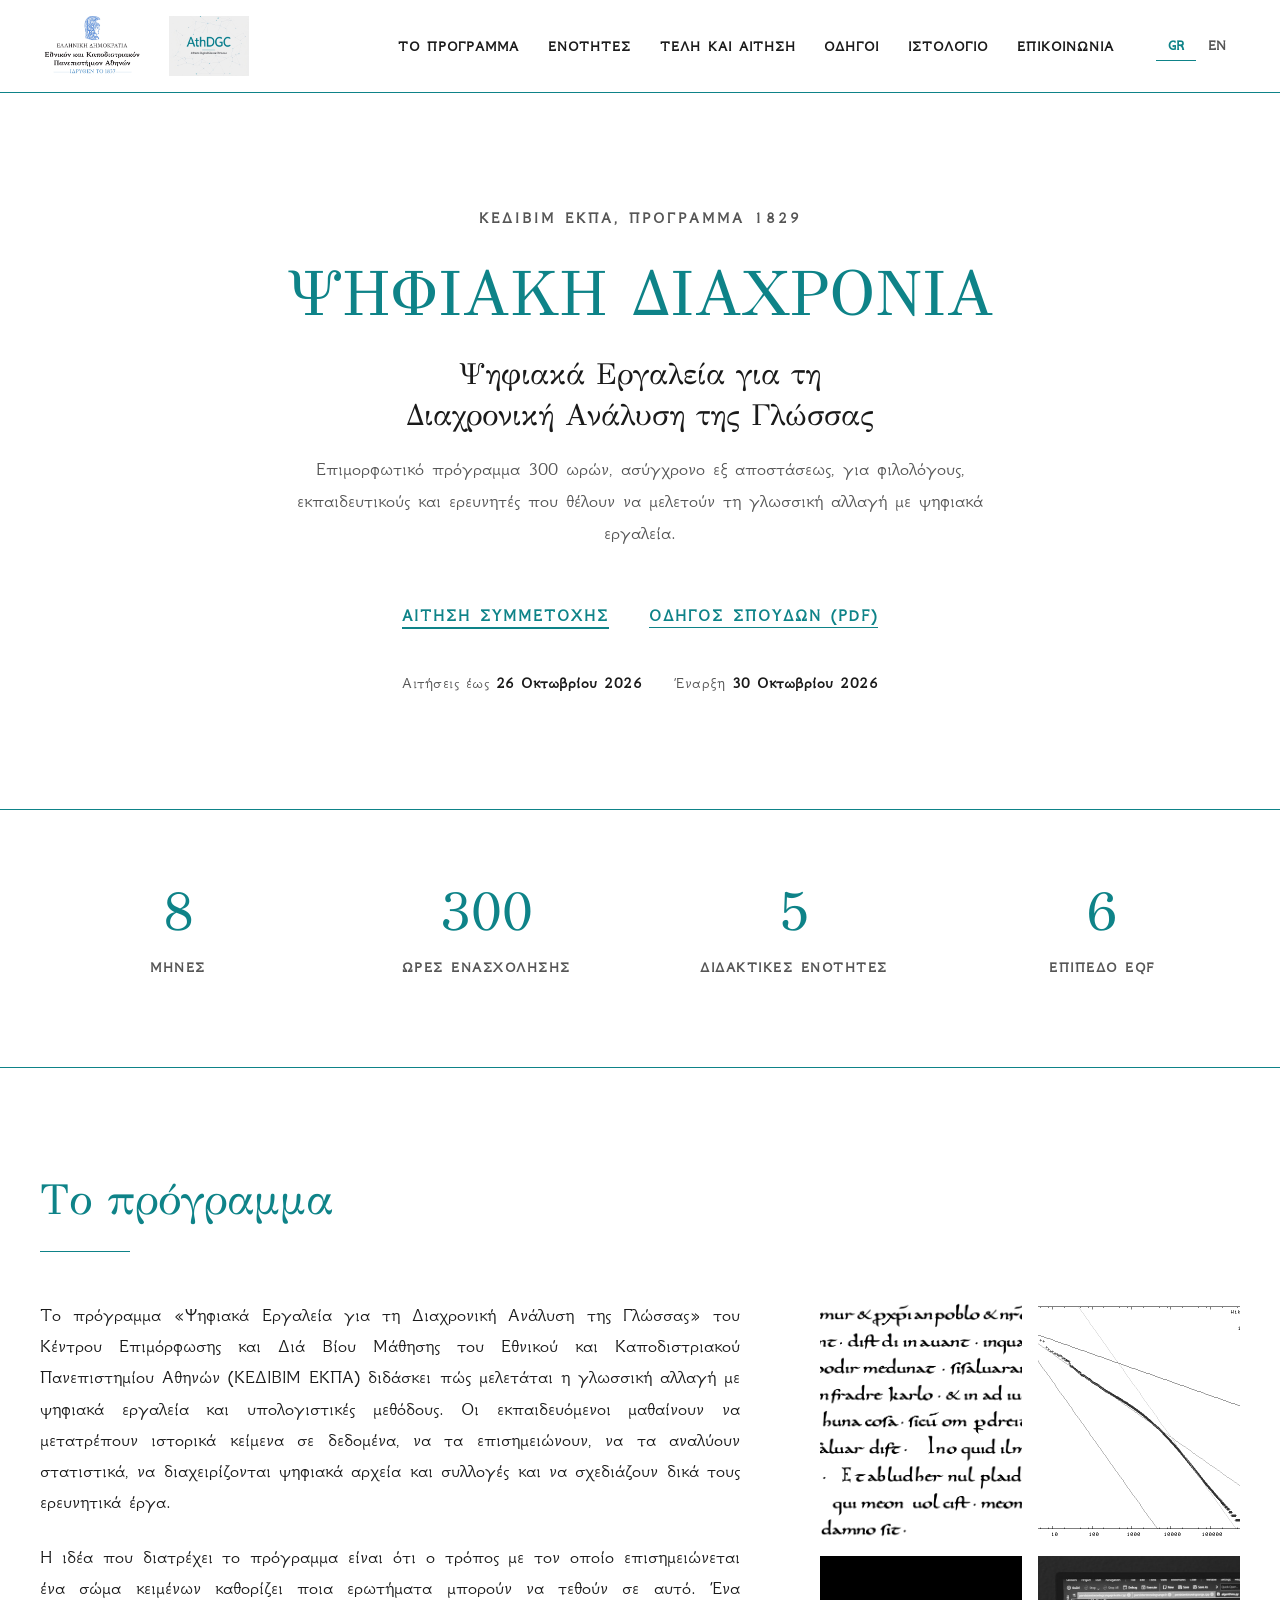
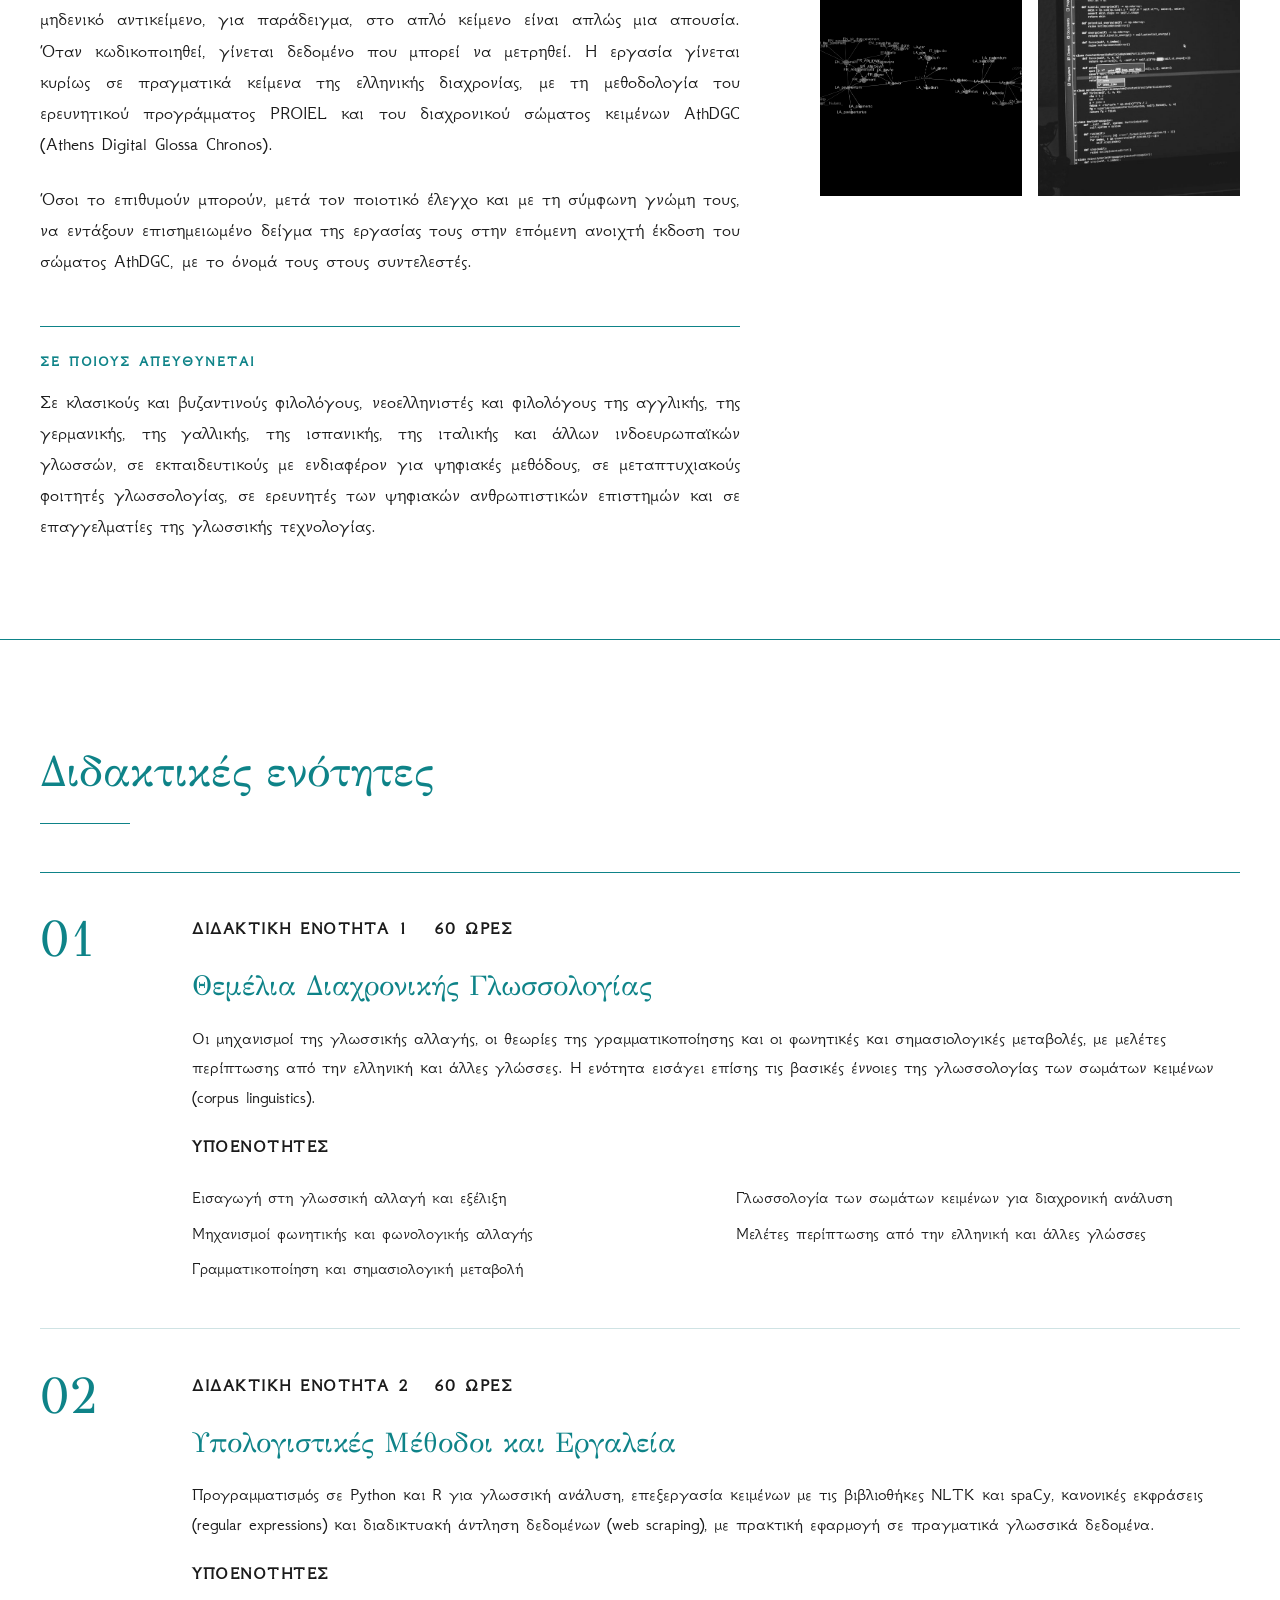
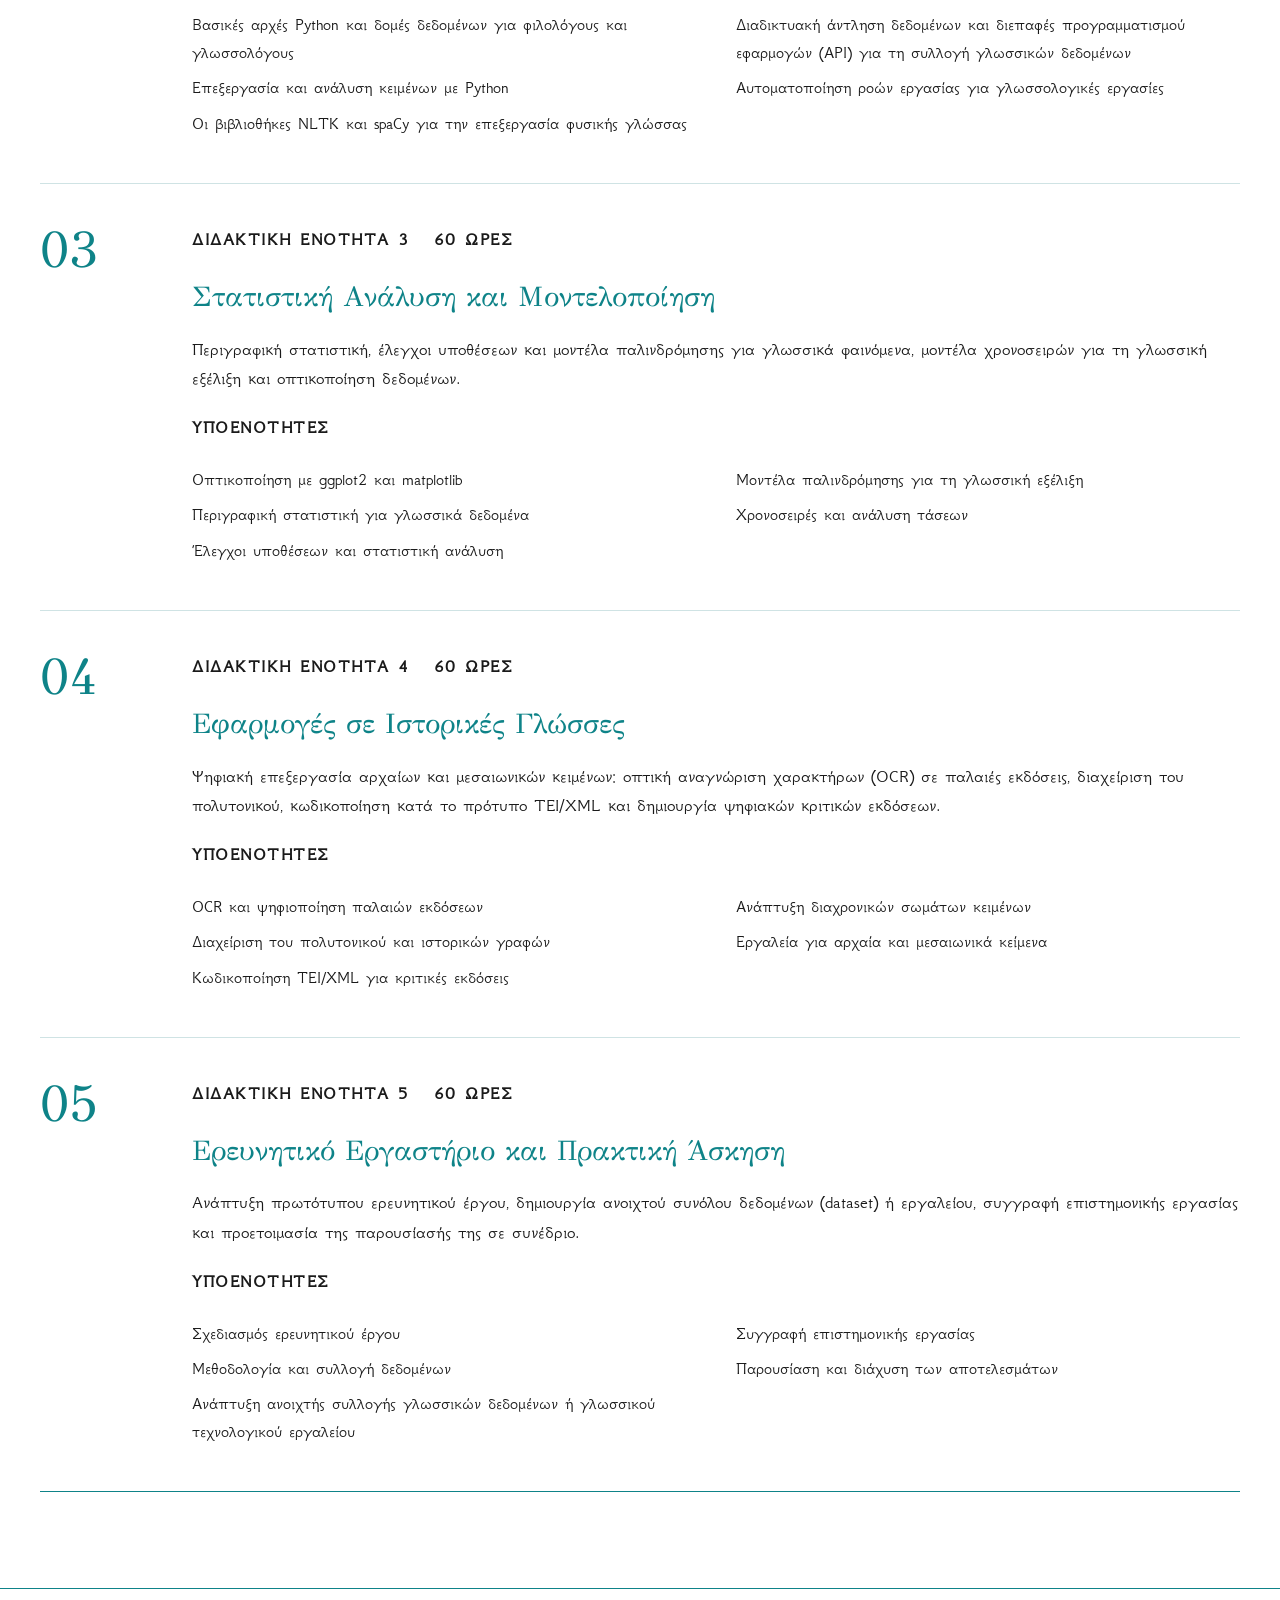
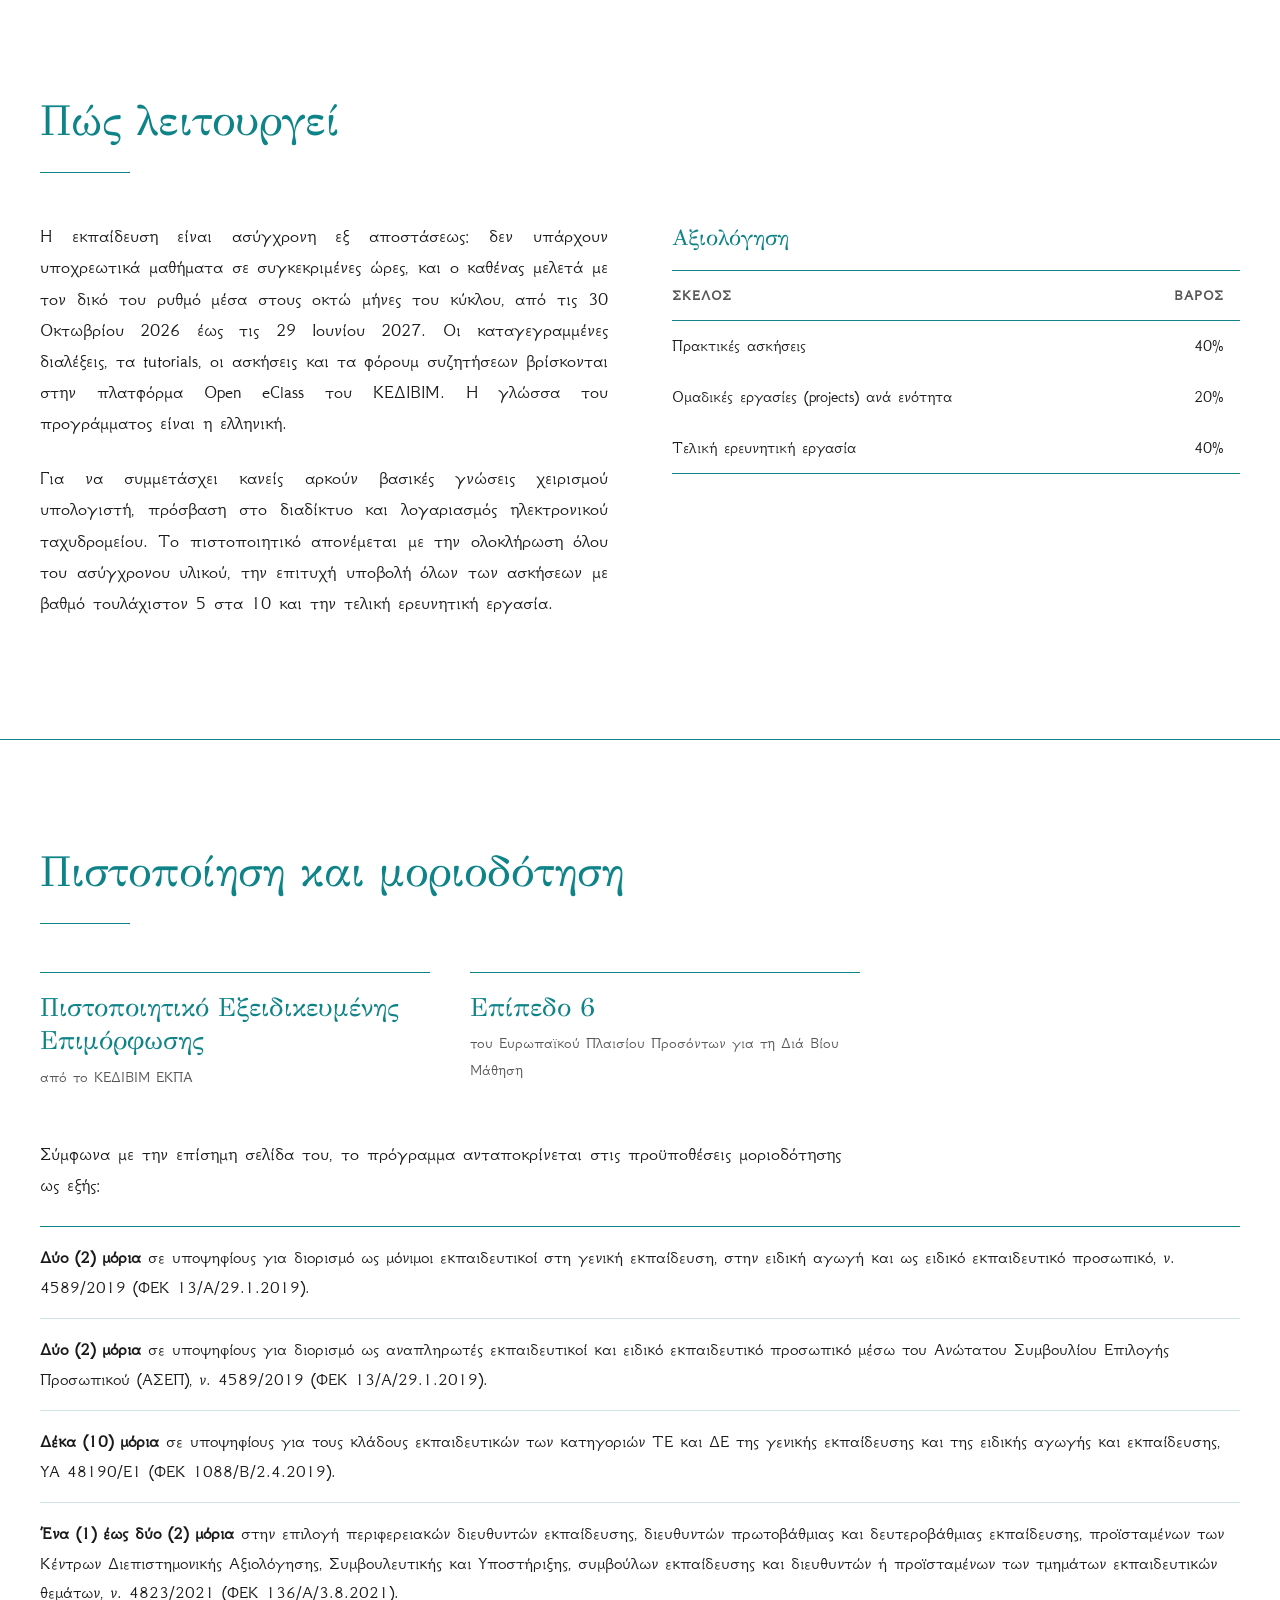
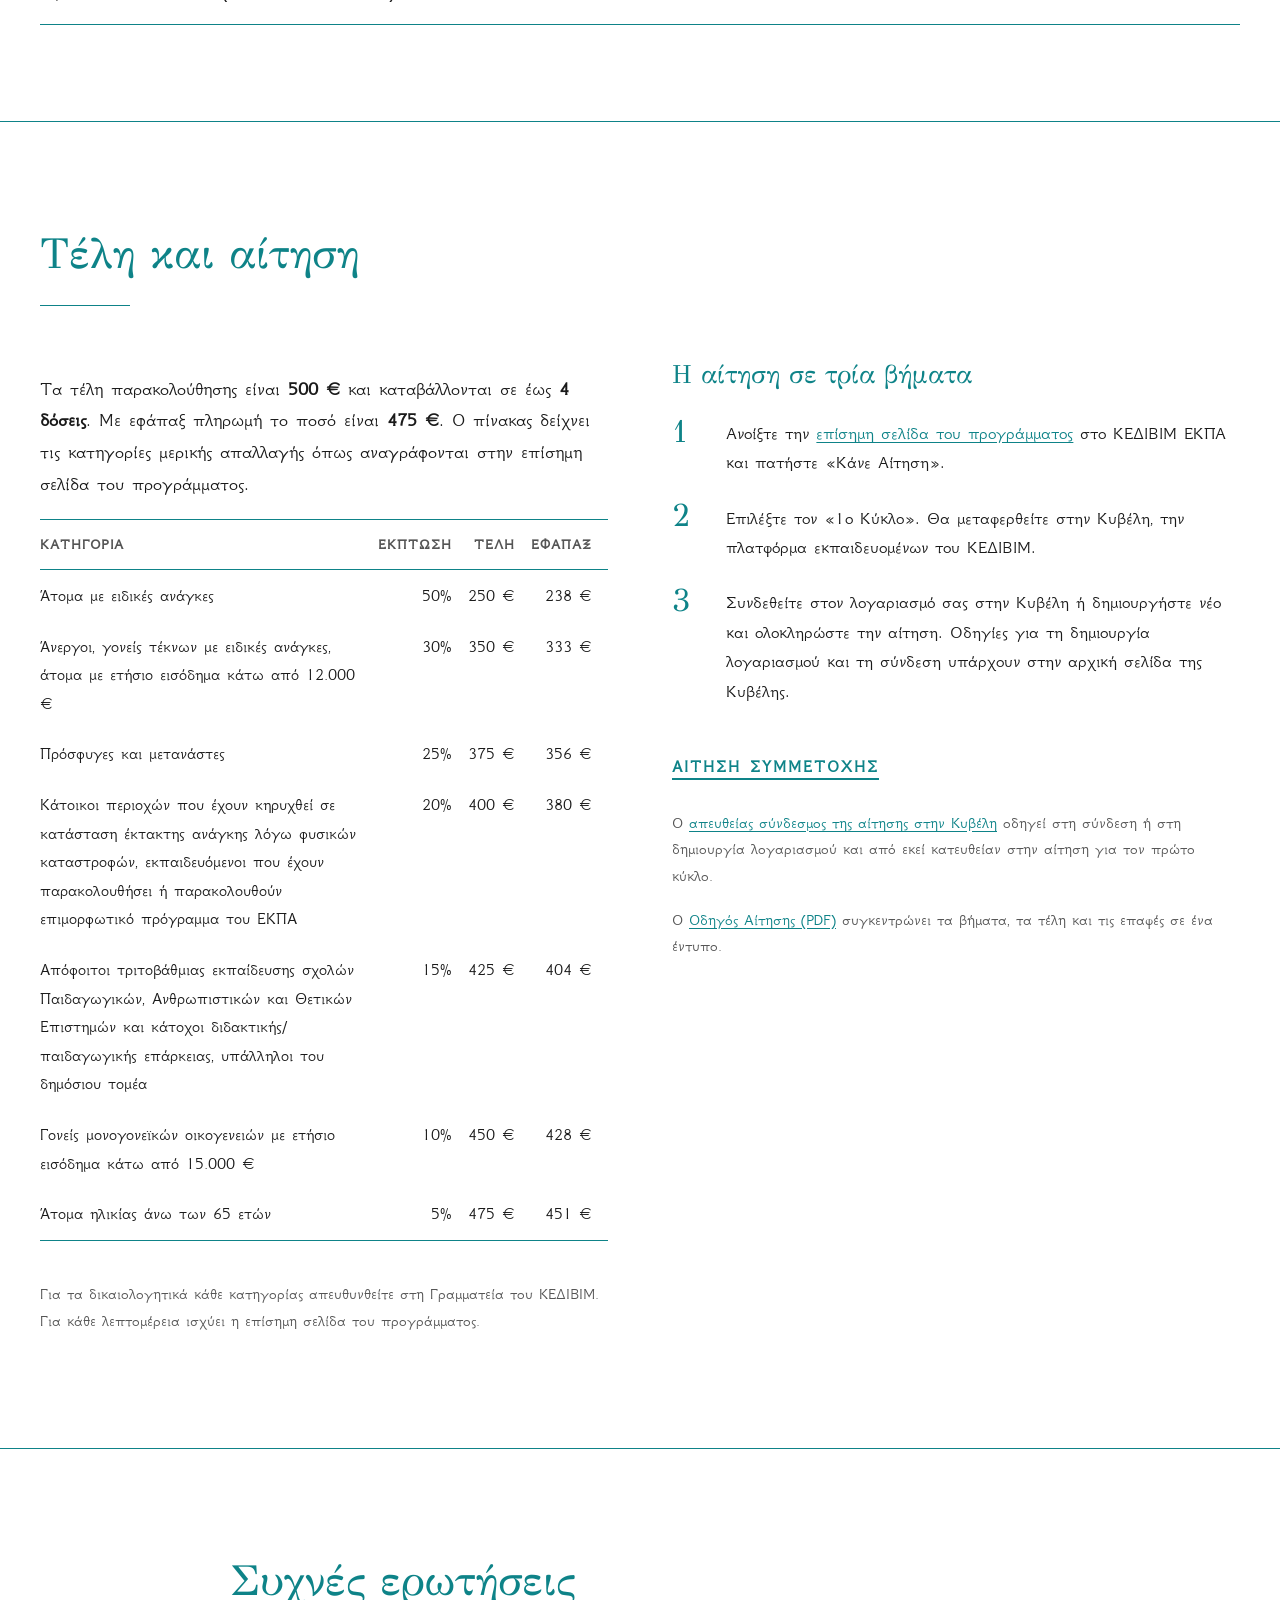
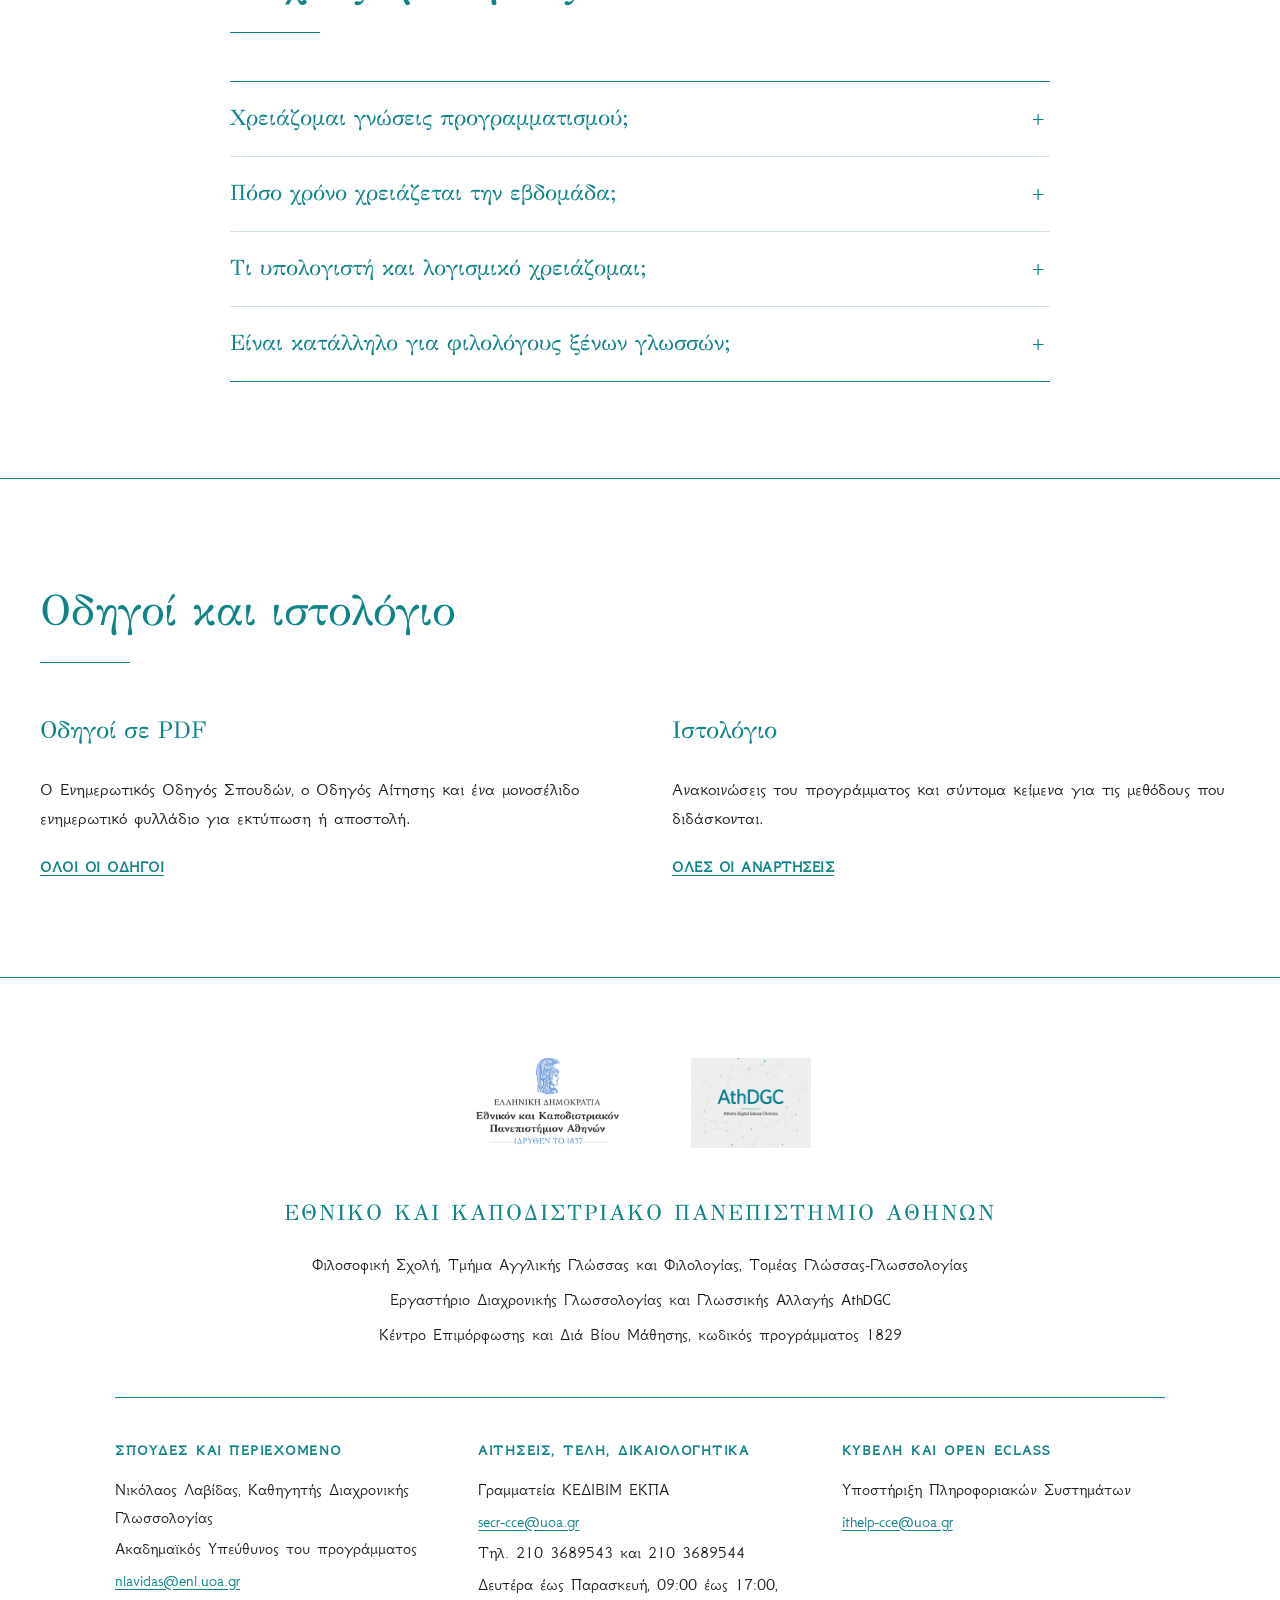
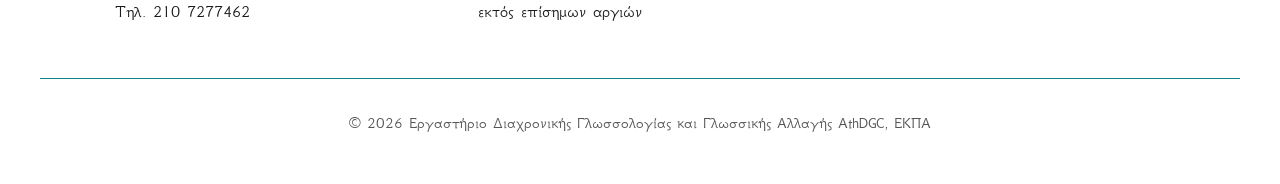
<file: index.html>
<!DOCTYPE html>
<html lang="el">
<head>
    <meta charset="UTF-8">
    <meta name="viewport" content="width=device-width, initial-scale=1.0">
    <title>Ψηφιακά Εργαλεία για τη Διαχρονική Ανάλυση της Γλώσσας | ΚΕΔΙΒΙΜ ΕΚΠΑ</title>
    <meta name="description" content="Πρόγραμμα 1829 του ΚΕΔΙΒΙΜ ΕΚΠΑ: 300 ώρες, ασύγχρονο εξ αποστάσεως, Πιστοποιητικό Εξειδικευμένης Επιμόρφωσης επιπέδου 6. Αιτήσεις έως 26 Οκτωβρίου 2026.">
    <link rel="canonical" href="https://athdgc.github.io/Digital-Diachrony/">

    <link rel="preconnect" href="https://fonts.googleapis.com">
    <link rel="preconnect" href="https://fonts.gstatic.com" crossorigin>
    <link href="https://fonts.googleapis.com/css2?family=GFS+Didot&family=GFS+Neohellenic:ital,wght@0,400;0,700;1,400&display=swap" rel="stylesheet">
    <link rel="stylesheet" href="assets/css/site.css">
    <link rel="icon" type="image/jpeg" href="assets/logos/athdgc-favicon.jpg">

    <meta property="og:type" content="website">
    <meta property="og:site_name" content="Ψηφιακή Διαχρονία">
    <meta property="og:locale" content="el_GR">
    <meta property="og:url" content="https://athdgc.github.io/Digital-Diachrony/">
    <meta property="og:title" content="Ψηφιακά Εργαλεία για τη Διαχρονική Ανάλυση της Γλώσσας, ΚΕΔΙΒΙΜ ΕΚΠΑ 1829">
    <meta property="og:description" content="300 ώρες, οκτώ μήνες, ασύγχρονο εξ αποστάσεως. Σώματα κειμένων, Python, στατιστική, OCR και TEI/XML για φιλολόγους και εκπαιδευτικούς. Αιτήσεις έως 26 Οκτωβρίου 2026.">
    <meta property="og:image" content="https://athdgc.github.io/Digital-Diachrony/assets/images/social-1829-1200x630.jpg">
    <meta property="og:image:width" content="1200">
    <meta property="og:image:height" content="630">
    <meta name="twitter:card" content="summary_large_image">
    <meta name="twitter:title" content="Ψηφιακά Εργαλεία για τη Διαχρονική Ανάλυση της Γλώσσας, ΚΕΔΙΒΙΜ ΕΚΠΑ 1829">
    <meta name="twitter:description" content="300 ώρες, ασύγχρονο εξ αποστάσεως. Αιτήσεις έως 26 Οκτωβρίου 2026.">
    <meta name="twitter:image" content="https://athdgc.github.io/Digital-Diachrony/assets/images/social-1829-1200x630.jpg">

    <script type="application/ld+json">
    {
        "@context": "https://schema.org",
        "@type": "Course",
        "name": "Ψηφιακά Εργαλεία για τη Διαχρονική Ανάλυση της Γλώσσας",
        "alternateName": ["Digital Tools for the Diachronic Analysis of Language", "Ψηφιακή Διαχρονία", "Digital Diachrony"],
        "description": "Επιμορφωτικό πρόγραμμα 300 ωρών του Κέντρου Επιμόρφωσης και Διά Βίου Μάθησης του ΕΚΠΑ για την ανάλυση της γλωσσικής αλλαγής με ψηφιακά εργαλεία: σώματα κειμένων, Python και R, στατιστική, OCR και TEI/XML.",
        "courseCode": "1829",
        "inLanguage": "el",
        "educationalCredentialAwarded": "Πιστοποιητικό Εξειδικευμένης Επιμόρφωσης",
        "url": "https://athdgc.github.io/Digital-Diachrony/",
        "provider": {
            "@type": "CollegeOrUniversity",
            "name": "Εθνικό και Καποδιστριακό Πανεπιστήμιο Αθηνών, Κέντρο Επιμόρφωσης και Διά Βίου Μάθησης",
            "url": "https://cce.uoa.gr/"
        },
        "hasCourseInstance": {
            "@type": "CourseInstance",
            "courseMode": "online",
            "courseWorkload": "PT300H",
            "startDate": "2026-10-30"
        },
        "offers": {
            "@type": "Offer",
            "category": "Paid",
            "price": "500",
            "priceCurrency": "EUR",
            "validThrough": "2026-10-26",
            "url": "https://cce.uoa.gr/courses-detailed/ab9bf254-1eb7-47a3-b3f2-ca1bd76e00a8"
        }
    }
    </script>
</head>
<body class="lang-gr">
    <a class="skip-link" href="#main"><span class="show-gr">Μετάβαση στο περιεχόμενο</span><span class="show-en">Skip to content</span></a>

    <header class="site-header">
        <div class="container">
            <div class="nav-wrapper">
                <div class="logo-group">
                    <a href="https://www.uoa.gr" target="_blank" rel="noopener">
                        <img src="assets/logos/EKPA.jpg" alt="Εθνικό και Καποδιστριακό Πανεπιστήμιο Αθηνών">
                    </a>
                    <a href="https://athdgc.github.io" target="_blank" rel="noopener">
                        <img src="assets/logos/athdgc-favicon.jpg" alt="AthDGC">
                    </a>
                </div>
                <div class="nav-right">
                    <nav class="main-nav" aria-label="Κύρια πλοήγηση">
                        <ul>
                            <li><a href="#about"><span class="show-gr">ΤΟ ΠΡΟΓΡΑΜΜΑ</span><span class="show-en">THE PROGRAMME</span></a></li>
                            <li><a href="#modules"><span class="show-gr">ΕΝΟΤΗΤΕΣ</span><span class="show-en">MODULES</span></a></li>
                            <li><a href="#apply"><span class="show-gr">ΤΕΛΗ ΚΑΙ ΑΙΤΗΣΗ</span><span class="show-en">FEES AND APPLICATION</span></a></li>
                            <li><a href="guides/"><span class="show-gr">ΟΔΗΓΟΙ</span><span class="show-en">GUIDES</span></a></li>
                            <li><a href="blog/"><span class="show-gr">ΙΣΤΟΛΟΓΙΟ</span><span class="show-en">BLOG</span></a></li>
                            <li><a href="#contact"><span class="show-gr">ΕΠΙΚΟΙΝΩΝΙΑ</span><span class="show-en">CONTACT</span></a></li>
                        </ul>
                    </nav>
                    <div class="lang-switch" role="group" aria-label="Γλώσσα / Language">
                        <button type="button" class="lang-btn" data-lang="gr" aria-pressed="true">GR</button>
                        <button type="button" class="lang-btn" data-lang="en" aria-pressed="false">EN</button>
                    </div>
                </div>
            </div>
        </div>
    </header>

    <main id="main">
    <section class="hero">
        <div class="hero-content container">
            <p class="hero-kicker"><span class="show-gr">ΚΕΔΙΒΙΜ ΕΚΠΑ, ΠΡΟΓΡΑΜΜΑ 1829</span><span class="show-en">NKUA CENTER FOR CONTINUING EDUCATION AND LIFELONG LEARNING, PROGRAMME 1829</span></p>
            <p class="hero-brand"><span class="show-gr">ΨΗΦΙΑΚΗ ΔΙΑΧΡΟΝΙΑ</span><span class="show-en">DIGITAL DIACHRONY</span></p>
            <h1 class="hero-title"><span class="show-gr">Ψηφιακά Εργαλεία για τη Διαχρονική Ανάλυση της Γλώσσας</span><span class="show-en">Digital Tools for the Diachronic Analysis of Language</span></h1>
            <p class="hero-subtitle">
                <span class="show-gr">Επιμορφωτικό πρόγραμμα 300 ωρών, ασύγχρονο εξ αποστάσεως, για φιλολόγους, εκπαιδευτικούς και ερευνητές που θέλουν να μελετούν τη γλωσσική αλλαγή με ψηφιακά εργαλεία.</span>
                <span class="show-en">A 300-hour asynchronous online programme for philologists, teachers and researchers who want to study language change with digital tools. The programme is taught in Greek.</span>
            </p>
            <div class="hero-actions">
                <a href="https://cce.uoa.gr/courses-detailed/ab9bf254-1eb7-47a3-b3f2-ca1bd76e00a8" target="_blank" rel="noopener" class="btn-cta solid">
                    <span class="show-gr">ΑΙΤΗΣΗ ΣΥΜΜΕΤΟΧΗΣ</span><span class="show-en">APPLY</span>
                </a>
                <a href="guides/odigos-spoudon-1829.pdf" class="btn-cta">
                    <span class="show-gr">ΟΔΗΓΟΣ ΣΠΟΥΔΩΝ (PDF)</span><span class="show-en">STUDY GUIDE (PDF, GREEK)</span>
                </a>
            </div>
            <p class="hero-dates">
                <span class="show-gr"><span class="d">Αιτήσεις έως <strong>26 Οκτωβρίου 2026</strong></span><span class="d">Έναρξη <strong>30 Οκτωβρίου 2026</strong></span></span>
                <span class="show-en"><span class="d">Applications close <strong>26 October 2026</strong></span><span class="d">Starts <strong>30 October 2026</strong></span></span>
            </p>
        </div>
    </section>

    <div class="stats">
        <div class="container">
            <div class="stats-grid">
                <div class="stat-item"><p class="num">8</p><p class="label"><span class="show-gr">ΜΗΝΕΣ</span><span class="show-en">MONTHS</span></p></div>
                <div class="stat-item"><p class="num">300</p><p class="label"><span class="show-gr">ΩΡΕΣ ΕΝΑΣΧΟΛΗΣΗΣ</span><span class="show-en">HOURS OF STUDY</span></p></div>
                <div class="stat-item"><p class="num">5</p><p class="label"><span class="show-gr">ΔΙΔΑΚΤΙΚΕΣ ΕΝΟΤΗΤΕΣ</span><span class="show-en">MODULES</span></p></div>
                <div class="stat-item"><p class="num">6</p><p class="label"><span class="show-gr">ΕΠΙΠΕΔΟ EQF</span><span class="show-en">EQF LEVEL</span></p></div>
            </div>
        </div>
    </div>

    <section id="about" class="section">
        <div class="container">
            <div class="section-header">
                <h2><span class="show-gr">Το πρόγραμμα</span><span class="show-en">The programme</span></h2>
                <div class="line"></div>
            </div>
            <div class="about-content">
                <div class="prose">
                    <div class="show-gr">
                        <p>Το πρόγραμμα «Ψηφιακά Εργαλεία για τη Διαχρονική Ανάλυση της Γλώσσας» του Κέντρου Επιμόρφωσης και Διά Βίου Μάθησης του Εθνικού και Καποδιστριακού Πανεπιστημίου Αθηνών (ΚΕΔΙΒΙΜ ΕΚΠΑ) διδάσκει πώς μελετάται η γλωσσική αλλαγή με ψηφιακά εργαλεία και υπολογιστικές μεθόδους. Οι εκπαιδευόμενοι μαθαίνουν να μετατρέπουν ιστορικά κείμενα σε δεδομένα, να τα επισημειώνουν, να τα αναλύουν στατιστικά, να διαχειρίζονται ψηφιακά αρχεία και συλλογές και να σχεδιάζουν δικά τους ερευνητικά έργα.</p>
                        <p>Η ιδέα που διατρέχει το πρόγραμμα είναι ότι ο τρόπος με τον οποίο επισημειώνεται ένα σώμα κειμένων καθορίζει ποια ερωτήματα μπορούν να τεθούν σε αυτό. Ένα μηδενικό αντικείμενο, για παράδειγμα, στο απλό κείμενο είναι απλώς μια απουσία. Όταν κωδικοποιηθεί, γίνεται δεδομένο που μπορεί να μετρηθεί. Η εργασία γίνεται κυρίως σε πραγματικά κείμενα της ελληνικής διαχρονίας, με τη μεθοδολογία του ερευνητικού προγράμματος PROIEL και του διαχρονικού σώματος κειμένων AthDGC (Athens Digital Glossa Chronos).</p>
                        <p>Όσοι το επιθυμούν μπορούν, μετά τον ποιοτικό έλεγχο και με τη σύμφωνη γνώμη τους, να εντάξουν επισημειωμένο δείγμα της εργασίας τους στην επόμενη ανοιχτή έκδοση του σώματος AthDGC, με το όνομά τους στους συντελεστές.</p>
                        <div class="audience">
                            <h3>ΣΕ ΠΟΙΟΥΣ ΑΠΕΥΘΥΝΕΤΑΙ</h3>
                            <p>Σε κλασικούς και βυζαντινούς φιλολόγους, νεοελληνιστές και φιλολόγους της αγγλικής, της γερμανικής, της γαλλικής, της ισπανικής, της ιταλικής και άλλων ινδοευρωπαϊκών γλωσσών, σε εκπαιδευτικούς με ενδιαφέρον για ψηφιακές μεθόδους, σε μεταπτυχιακούς φοιτητές γλωσσολογίας, σε ερευνητές των ψηφιακών ανθρωπιστικών επιστημών και σε επαγγελματίες της γλωσσικής τεχνολογίας.</p>
                        </div>
                    </div>
                    <div class="show-en">
                        <p>The programme "Digital Tools for the Diachronic Analysis of Language", offered by the Center for Continuing Education and Lifelong Learning of the National and Kapodistrian University of Athens (NKUA), teaches how language change is studied with digital tools and computational methods. Participants learn to turn historical texts into data, annotate them, analyse them statistically, manage digital archives and collections, and design research projects of their own.</p>
                        <p>The idea that runs through the programme is that the way a corpus is annotated decides which questions can be asked of it. A null object, for instance, is simply an absence in plain text. Once it is encoded, it becomes a datum that can be counted. The work is done mainly on real texts from the history of Greek, following the methodology of the PROIEL research project and of the AthDGC diachronic corpus (Athens Digital Glossa Chronos).</p>
                        <p>Participants who wish to may, after quality control and with their consent, add an annotated sample of their work to the next open release of the AthDGC corpus, with their name among the contributors.</p>
                        <div class="audience">
                            <h3>WHO IT IS FOR</h3>
                            <p>Classical and Byzantine philologists, specialists in Modern Greek, philologists of English, German, French, Spanish, Italian and other Indo-European languages, teachers interested in digital methods, postgraduate students of linguistics, researchers in the digital humanities, and language technology professionals.</p>
                        </div>
                    </div>
                </div>
                <div class="grid-images">
                    <img src="assets/images/5.jpg" alt="Απόσπασμα από τους Όρκους του Στρασβούργου (842) σε μεταγραφή" data-alt-gr="Απόσπασμα από τους Όρκους του Στρασβούργου (842) σε μεταγραφή" data-alt-en="Passage from the Oaths of Strasbourg (842) in transcription" loading="lazy">
                    <img src="assets/images/4.jpg" alt="Συχνότητα λέξεων ως προς την κατάταξή τους σε λογαριθμική κλίμακα (νόμος του Zipf)" data-alt-gr="Συχνότητα λέξεων ως προς την κατάταξή τους σε λογαριθμική κλίμακα (νόμος του Zipf)" data-alt-en="Word frequency against rank on logarithmic scales (Zipf's law)" loading="lazy">
                    <img src="assets/images/3.jpg" alt="Γράφημα δικτύου με ετικέτες λέξεων σε σκούρο φόντο" data-alt-gr="Γράφημα δικτύου με ετικέτες λέξεων σε σκούρο φόντο" data-alt-en="Network graph with word labels on a dark background" loading="lazy">
                    <img src="assets/images/2-web.jpg" alt="Οθόνη υπολογιστή με κώδικα προγραμματισμού" data-alt-gr="Οθόνη υπολογιστή με κώδικα προγραμματισμού" data-alt-en="Computer screen showing program code" loading="lazy">
                </div>
            </div>
        </div>
    </section>

    <section id="modules" class="section bg-dark">
        <div class="container">
            <div class="section-header">
                <h2><span class="show-gr">Διδακτικές ενότητες</span><span class="show-en">Modules</span></h2>
                <div class="line"></div>
            </div>
            <ol class="module-list">
                <li class="module">
                    <div class="module-num">01</div>
                    <div>
                        <p class="module-meta"><span class="show-gr"><span class="m">ΔΙΔΑΚΤΙΚΗ ΕΝΟΤΗΤΑ 1</span><span class="m">60 ΩΡΕΣ</span></span><span class="show-en"><span class="m">MODULE 1</span><span class="m">60 HOURS</span></span></p>
                        <h3><span class="show-gr">Θεμέλια Διαχρονικής Γλωσσολογίας</span><span class="show-en">Foundations of Diachronic Linguistics</span></h3>
                        <p class="show-gr">Οι μηχανισμοί της γλωσσικής αλλαγής, οι θεωρίες της γραμματικοποίησης και οι φωνητικές και σημασιολογικές μεταβολές, με μελέτες περίπτωσης από την ελληνική και άλλες γλώσσες. Η ενότητα εισάγει επίσης τις βασικές έννοιες της γλωσσολογίας των σωμάτων κειμένων (corpus linguistics).</p>
                        <p class="show-en">The mechanisms of language change, theories of grammaticalization, and phonetic and semantic change, with case studies from Greek and other languages. The module also introduces the basic concepts of corpus linguistics.</p>
                        <p class="subunits-label"><span class="show-gr">ΥΠΟΕΝΟΤΗΤΕΣ</span><span class="show-en">UNITS</span></p>
                        <ul class="subunits show-gr">
                            <li>Εισαγωγή στη γλωσσική αλλαγή και εξέλιξη</li>
                            <li>Μηχανισμοί φωνητικής και φωνολογικής αλλαγής</li>
                            <li>Γραμματικοποίηση και σημασιολογική μεταβολή</li>
                            <li>Γλωσσολογία των σωμάτων κειμένων για διαχρονική ανάλυση</li>
                            <li>Μελέτες περίπτωσης από την ελληνική και άλλες γλώσσες</li>
                        </ul>
                        <ul class="subunits show-en">
                            <li>Introduction to language change and evolution</li>
                            <li>Mechanisms of phonetic and phonological change</li>
                            <li>Grammaticalization and semantic change</li>
                            <li>Corpus linguistics for diachronic analysis</li>
                            <li>Case studies from Greek and other languages</li>
                        </ul>
                    </div>
                </li>
                <li class="module">
                    <div class="module-num">02</div>
                    <div>
                        <p class="module-meta"><span class="show-gr"><span class="m">ΔΙΔΑΚΤΙΚΗ ΕΝΟΤΗΤΑ 2</span><span class="m">60 ΩΡΕΣ</span></span><span class="show-en"><span class="m">MODULE 2</span><span class="m">60 HOURS</span></span></p>
                        <h3><span class="show-gr">Υπολογιστικές Μέθοδοι και Εργαλεία</span><span class="show-en">Computational Methods and Tools</span></h3>
                        <p class="show-gr">Προγραμματισμός σε Python και R για γλωσσική ανάλυση, επεξεργασία κειμένων με τις βιβλιοθήκες NLTK και spaCy, κανονικές εκφράσεις (regular expressions) και διαδικτυακή άντληση δεδομένων (web scraping), με πρακτική εφαρμογή σε πραγματικά γλωσσικά δεδομένα.</p>
                        <p class="show-en">Programming in Python and R for linguistic analysis, text processing with the NLTK and spaCy libraries, regular expressions and web scraping, with practical work on real language data.</p>
                        <p class="subunits-label"><span class="show-gr">ΥΠΟΕΝΟΤΗΤΕΣ</span><span class="show-en">UNITS</span></p>
                        <ul class="subunits show-gr">
                            <li>Βασικές αρχές Python και δομές δεδομένων για φιλολόγους και γλωσσολόγους</li>
                            <li>Επεξεργασία και ανάλυση κειμένων με Python</li>
                            <li>Οι βιβλιοθήκες NLTK και spaCy για την επεξεργασία φυσικής γλώσσας</li>
                            <li>Διαδικτυακή άντληση δεδομένων και διεπαφές προγραμματισμού εφαρμογών (API) για τη συλλογή γλωσσικών δεδομένων</li>
                            <li>Αυτοματοποίηση ροών εργασίας για γλωσσολογικές εργασίες</li>
                        </ul>
                        <ul class="subunits show-en">
                            <li>Python basics and data structures for philologists and linguists</li>
                            <li>Text processing and analysis with Python</li>
                            <li>The NLTK and spaCy libraries for natural language processing</li>
                            <li>Web scraping and application programming interfaces (APIs) for collecting language data</li>
                            <li>Automating workflows for linguistic tasks</li>
                        </ul>
                    </div>
                </li>
                <li class="module">
                    <div class="module-num">03</div>
                    <div>
                        <p class="module-meta"><span class="show-gr"><span class="m">ΔΙΔΑΚΤΙΚΗ ΕΝΟΤΗΤΑ 3</span><span class="m">60 ΩΡΕΣ</span></span><span class="show-en"><span class="m">MODULE 3</span><span class="m">60 HOURS</span></span></p>
                        <h3><span class="show-gr">Στατιστική Ανάλυση και Μοντελοποίηση</span><span class="show-en">Statistical Analysis and Modelling</span></h3>
                        <p class="show-gr">Περιγραφική στατιστική, έλεγχοι υποθέσεων και μοντέλα παλινδρόμησης για γλωσσικά φαινόμενα, μοντέλα χρονοσειρών για τη γλωσσική εξέλιξη και οπτικοποίηση δεδομένων.</p>
                        <p class="show-en">Descriptive statistics, hypothesis testing and regression models for linguistic phenomena, time-series models for language change, and data visualization.</p>
                        <p class="subunits-label"><span class="show-gr">ΥΠΟΕΝΟΤΗΤΕΣ</span><span class="show-en">UNITS</span></p>
                        <ul class="subunits show-gr">
                            <li>Οπτικοποίηση με ggplot2 και matplotlib</li>
                            <li>Περιγραφική στατιστική για γλωσσικά δεδομένα</li>
                            <li>Έλεγχοι υποθέσεων και στατιστική ανάλυση</li>
                            <li>Μοντέλα παλινδρόμησης για τη γλωσσική εξέλιξη</li>
                            <li>Χρονοσειρές και ανάλυση τάσεων</li>
                        </ul>
                        <ul class="subunits show-en">
                            <li>Visualization with ggplot2 and matplotlib</li>
                            <li>Descriptive statistics for language data</li>
                            <li>Hypothesis testing and statistical analysis</li>
                            <li>Regression models for language change</li>
                            <li>Time series and trend analysis</li>
                        </ul>
                    </div>
                </li>
                <li class="module">
                    <div class="module-num">04</div>
                    <div>
                        <p class="module-meta"><span class="show-gr"><span class="m">ΔΙΔΑΚΤΙΚΗ ΕΝΟΤΗΤΑ 4</span><span class="m">60 ΩΡΕΣ</span></span><span class="show-en"><span class="m">MODULE 4</span><span class="m">60 HOURS</span></span></p>
                        <h3><span class="show-gr">Εφαρμογές σε Ιστορικές Γλώσσες</span><span class="show-en">Applications to Historical Languages</span></h3>
                        <p class="show-gr">Ψηφιακή επεξεργασία αρχαίων και μεσαιωνικών κειμένων: οπτική αναγνώριση χαρακτήρων (OCR) σε παλαιές εκδόσεις, διαχείριση του πολυτονικού, κωδικοποίηση κατά το πρότυπο TEI/XML και δημιουργία ψηφιακών κριτικών εκδόσεων.</p>
                        <p class="show-en">Digital processing of ancient and medieval texts: optical character recognition (OCR) of older printed editions, handling polytonic Greek, encoding to the TEI/XML standard, and building digital critical editions.</p>
                        <p class="subunits-label"><span class="show-gr">ΥΠΟΕΝΟΤΗΤΕΣ</span><span class="show-en">UNITS</span></p>
                        <ul class="subunits show-gr">
                            <li>OCR και ψηφιοποίηση παλαιών εκδόσεων</li>
                            <li>Διαχείριση του πολυτονικού και ιστορικών γραφών</li>
                            <li>Κωδικοποίηση TEI/XML για κριτικές εκδόσεις</li>
                            <li>Ανάπτυξη διαχρονικών σωμάτων κειμένων</li>
                            <li>Εργαλεία για αρχαία και μεσαιωνικά κείμενα</li>
                        </ul>
                        <ul class="subunits show-en">
                            <li>OCR and digitization of older editions</li>
                            <li>Polytonic Greek and historical scripts</li>
                            <li>TEI/XML encoding for critical editions</li>
                            <li>Building diachronic corpora</li>
                            <li>Tools for ancient and medieval texts</li>
                        </ul>
                    </div>
                </li>
                <li class="module">
                    <div class="module-num">05</div>
                    <div>
                        <p class="module-meta"><span class="show-gr"><span class="m">ΔΙΔΑΚΤΙΚΗ ΕΝΟΤΗΤΑ 5</span><span class="m">60 ΩΡΕΣ</span></span><span class="show-en"><span class="m">MODULE 5</span><span class="m">60 HOURS</span></span></p>
                        <h3><span class="show-gr">Ερευνητικό Εργαστήριο και Πρακτική Άσκηση</span><span class="show-en">Research Laboratory and Practical Training</span></h3>
                        <p class="show-gr">Ανάπτυξη πρωτότυπου ερευνητικού έργου, δημιουργία ανοιχτού συνόλου δεδομένων (dataset) ή εργαλείου, συγγραφή επιστημονικής εργασίας και προετοιμασία της παρουσίασής της σε συνέδριο.</p>
                        <p class="show-en">An original research project, an open dataset or tool, a scientific paper, and preparing its presentation at a conference.</p>
                        <p class="subunits-label"><span class="show-gr">ΥΠΟΕΝΟΤΗΤΕΣ</span><span class="show-en">UNITS</span></p>
                        <ul class="subunits show-gr">
                            <li>Σχεδιασμός ερευνητικού έργου</li>
                            <li>Μεθοδολογία και συλλογή δεδομένων</li>
                            <li>Ανάπτυξη ανοιχτής συλλογής γλωσσικών δεδομένων ή γλωσσικού τεχνολογικού εργαλείου</li>
                            <li>Συγγραφή επιστημονικής εργασίας</li>
                            <li>Παρουσίαση και διάχυση των αποτελεσμάτων</li>
                        </ul>
                        <ul class="subunits show-en">
                            <li>Designing a research project</li>
                            <li>Methodology and data collection</li>
                            <li>Building an open collection of language data or a language technology tool</li>
                            <li>Writing a scientific paper</li>
                            <li>Presenting and disseminating results</li>
                        </ul>
                    </div>
                </li>
            </ol>
        </div>
    </section>

    <section id="method" class="section alt">
        <div class="container">
            <div class="section-header">
                <h2><span class="show-gr">Πώς λειτουργεί</span><span class="show-en">How it works</span></h2>
                <div class="line"></div>
            </div>
            <div class="two-col">
                <div class="prose">
                    <p class="show-gr">Η εκπαίδευση είναι ασύγχρονη εξ αποστάσεως: δεν υπάρχουν υποχρεωτικά μαθήματα σε συγκεκριμένες ώρες, και ο καθένας μελετά με τον δικό του ρυθμό μέσα στους οκτώ μήνες του κύκλου, από τις 30 Οκτωβρίου 2026 έως τις 29 Ιουνίου 2027. Οι καταγεγραμμένες διαλέξεις, τα tutorials, οι ασκήσεις και τα φόρουμ συζητήσεων βρίσκονται στην πλατφόρμα Open eClass του ΚΕΔΙΒΙΜ. Η γλώσσα του προγράμματος είναι η ελληνική.</p>
                    <p class="show-en">Teaching is asynchronous and fully online: there are no compulsory classes at fixed times, and everyone studies at their own pace within the eight months of the cycle, from 30 October 2026 to 29 June 2027. Recorded lectures, tutorials, exercises and discussion forums are on the Center's Open eClass platform.</p>
                    <p class="show-gr">Για να συμμετάσχει κανείς αρκούν βασικές γνώσεις χειρισμού υπολογιστή, πρόσβαση στο διαδίκτυο και λογαριασμός ηλεκτρονικού ταχυδρομείου. Το πιστοποιητικό απονέμεται με την ολοκλήρωση όλου του ασύγχρονου υλικού, την επιτυχή υποβολή όλων των ασκήσεων με βαθμό τουλάχιστον 5 στα 10 και την τελική ερευνητική εργασία.</p>
                    <p class="show-en">Basic computer skills, internet access and an e-mail account are all that is needed to take part. The certificate is awarded on completion of all the asynchronous material, successful submission of all exercises with a mark of at least 5 out of 10, and the final research paper.</p>
                </div>
                <div class="table-wrap">
                    <table class="rule-table">
                        <caption><span class="show-gr">Αξιολόγηση</span><span class="show-en">Assessment</span></caption>
                        <thead>
                            <tr><th scope="col"><span class="show-gr">ΣΚΕΛΟΣ</span><span class="show-en">COMPONENT</span></th><th scope="col" class="num"><span class="show-gr">ΒΑΡΟΣ</span><span class="show-en">WEIGHT</span></th></tr>
                        </thead>
                        <tbody>
                            <tr><td><span class="show-gr">Πρακτικές ασκήσεις</span><span class="show-en">Practical exercises</span></td><td class="num">40%</td></tr>
                            <tr><td><span class="show-gr">Ομαδικές εργασίες (projects) ανά ενότητα</span><span class="show-en">Group projects in each module</span></td><td class="num">20%</td></tr>
                            <tr><td><span class="show-gr">Τελική ερευνητική εργασία</span><span class="show-en">Final research paper</span></td><td class="num">40%</td></tr>
                        </tbody>
                    </table>
                </div>
            </div>
        </div>
    </section>

    <section id="certificate" class="section">
        <div class="container">
            <div class="section-header">
                <h2><span class="show-gr">Πιστοποίηση και μοριοδότηση</span><span class="show-en">Certification and credit</span></h2>
                <div class="line"></div>
            </div>
            <ul class="cert-facts">
                <li><span class="big"><span class="show-gr">Πιστοποιητικό Εξειδικευμένης Επιμόρφωσης</span><span class="show-en">Certificate of Specialized Training</span></span><span class="small"><span class="show-gr">από το ΚΕΔΙΒΙΜ ΕΚΠΑ</span><span class="show-en">issued by the NKUA Center for Continuing Education and Lifelong Learning</span></span></li>
                <li><span class="big"><span class="show-gr">Επίπεδο 6</span><span class="show-en">Level 6</span></span><span class="small"><span class="show-gr">του Ευρωπαϊκού Πλαισίου Προσόντων για τη Διά Βίου Μάθηση</span><span class="show-en">of the European Qualifications Framework for Lifelong Learning</span></span></li>
            </ul>
            <p class="show-gr section-lead" style="margin-bottom:1.5rem;">Σύμφωνα με την επίσημη σελίδα του, το πρόγραμμα ανταποκρίνεται στις προϋποθέσεις μοριοδότησης ως εξής:</p>
            <p class="show-en section-lead" style="margin-bottom:1.5rem;">According to the official programme page, the programme meets the requirements for credit in the following Greek public-education procedures:</p>
            <ul class="points show-gr">
                <li><strong>Δύο (2) μόρια</strong> σε υποψηφίους για διορισμό ως μόνιμοι εκπαιδευτικοί στη γενική εκπαίδευση, στην ειδική αγωγή και ως ειδικό εκπαιδευτικό προσωπικό, ν. 4589/2019 (ΦΕΚ 13/Α/29.1.2019).</li>
                <li><strong>Δύο (2) μόρια</strong> σε υποψηφίους για διορισμό ως αναπληρωτές εκπαιδευτικοί και ειδικό εκπαιδευτικό προσωπικό μέσω του Ανώτατου Συμβουλίου Επιλογής Προσωπικού (ΑΣΕΠ), ν. 4589/2019 (ΦΕΚ 13/Α/29.1.2019).</li>
                <li><strong>Δέκα (10) μόρια</strong> σε υποψηφίους για τους κλάδους εκπαιδευτικών των κατηγοριών ΤΕ και ΔΕ της γενικής εκπαίδευσης και της ειδικής αγωγής και εκπαίδευσης, ΥΑ 48190/Ε1 (ΦΕΚ 1088/Β/2.4.2019).</li>
                <li><strong>Ένα (1) έως δύο (2) μόρια</strong> στην επιλογή περιφερειακών διευθυντών εκπαίδευσης, διευθυντών πρωτοβάθμιας και δευτεροβάθμιας εκπαίδευσης, προϊσταμένων των Κέντρων Διεπιστημονικής Αξιολόγησης, Συμβουλευτικής και Υποστήριξης, συμβούλων εκπαίδευσης και διευθυντών ή προϊσταμένων των τμημάτων εκπαιδευτικών θεμάτων, ν. 4823/2021 (ΦΕΚ 136/Α/3.8.2021).</li>
            </ul>
            <ul class="points show-en">
                <li><strong>Two (2) points</strong> for candidates for permanent teaching posts in general education and special education, and as special educational staff, Law 4589/2019 (Government Gazette 13/A/29.1.2019).</li>
                <li><strong>Two (2) points</strong> for candidates for substitute teaching posts and special educational staff through the Supreme Council for Civil Personnel Selection (ASEP), Law 4589/2019 (Government Gazette 13/A/29.1.2019).</li>
                <li><strong>Ten (10) points</strong> for candidates in the TE and DE categories of teaching staff in general and special education, Ministerial Decision 48190/E1 (Government Gazette 1088/B/2.4.2019).</li>
                <li><strong>One (1) to two (2) points</strong> in the selection of regional education directors, directors of primary and secondary education, heads of the Centres for Interdisciplinary Assessment, Counselling and Support, education advisers and heads of educational affairs departments, Law 4823/2021 (Government Gazette 136/A/3.8.2021).</li>
            </ul>
        </div>
    </section>

    <section id="apply" class="section alt">
        <div class="container">
            <div class="section-header">
                <h2><span class="show-gr">Τέλη και αίτηση</span><span class="show-en">Fees and application</span></h2>
                <div class="line"></div>
            </div>
            <div class="two-col">
                <div>
                    <p class="show-gr section-lead">Τα τέλη παρακολούθησης είναι <strong>500 €</strong> και καταβάλλονται σε έως <strong>4 δόσεις</strong>. Με εφάπαξ πληρωμή το ποσό είναι <strong>475 €</strong>. Ο πίνακας δείχνει τις κατηγορίες μερικής απαλλαγής όπως αναγράφονται στην επίσημη σελίδα του προγράμματος.</p>
                    <p class="show-en section-lead">The fee is <strong>500 €</strong>, payable in up to <strong>4 instalments</strong>. Paid in a single instalment, it is <strong>475 €</strong>. The table shows the categories of partial fee waiver as listed on the official programme page.</p>
                    <div class="table-wrap">
                        <table class="rule-table">
                            <thead>
                                <tr>
                                    <th scope="col"><span class="show-gr">ΚΑΤΗΓΟΡΙΑ</span><span class="show-en">CATEGORY</span></th>
                                    <th scope="col" class="num"><span class="show-gr">ΕΚΠΤΩΣΗ</span><span class="show-en">REDUCTION</span></th>
                                    <th scope="col" class="num"><span class="show-gr">ΤΕΛΗ</span><span class="show-en">FEE</span></th>
                                    <th scope="col" class="num"><span class="show-gr">ΕΦΑΠΑΞ</span><span class="show-en">SINGLE</span></th>
                                </tr>
                            </thead>
                            <tbody>
                                <tr><td><span class="show-gr">Άτομα με ειδικές ανάγκες</span><span class="show-en">Persons with disabilities</span></td><td class="num">50%</td><td class="num">250 €</td><td class="num">238 €</td></tr>
                                <tr><td><span class="show-gr">Άνεργοι, γονείς τέκνων με ειδικές ανάγκες, άτομα με ετήσιο εισόδημα κάτω από 12.000 €</span><span class="show-en">Unemployed persons, parents of children with disabilities, annual income below 12,000 €</span></td><td class="num">30%</td><td class="num">350 €</td><td class="num">333 €</td></tr>
                                <tr><td><span class="show-gr">Πρόσφυγες και μετανάστες</span><span class="show-en">Refugees and migrants</span></td><td class="num">25%</td><td class="num">375 €</td><td class="num">356 €</td></tr>
                                <tr><td><span class="show-gr">Κάτοικοι περιοχών που έχουν κηρυχθεί σε κατάσταση έκτακτης ανάγκης λόγω φυσικών καταστροφών, εκπαιδευόμενοι που έχουν παρακολουθήσει ή παρακολουθούν επιμορφωτικό πρόγραμμα του ΕΚΠΑ</span><span class="show-en">Residents of areas declared in a state of emergency after natural disasters; past or current participants in an NKUA training programme</span></td><td class="num">20%</td><td class="num">400 €</td><td class="num">380 €</td></tr>
                                <tr><td><span class="show-gr">Απόφοιτοι τριτοβάθμιας εκπαίδευσης σχολών Παιδαγωγικών, Ανθρωπιστικών και Θετικών Επιστημών και κάτοχοι διδακτικής/παιδαγωγικής επάρκειας, υπάλληλοι του δημόσιου τομέα</span><span class="show-en">Graduates of schools of education, the humanities or the sciences and holders of a teaching or pedagogical qualification, public-sector employees</span></td><td class="num">15%</td><td class="num">425 €</td><td class="num">404 €</td></tr>
                                <tr><td><span class="show-gr">Γονείς μονογονεϊκών οικογενειών με ετήσιο εισόδημα κάτω από 15.000 €</span><span class="show-en">Single parents with annual income below 15,000 €</span></td><td class="num">10%</td><td class="num">450 €</td><td class="num">428 €</td></tr>
                                <tr><td><span class="show-gr">Άτομα ηλικίας άνω των 65 ετών</span><span class="show-en">Persons over 65</span></td><td class="num">5%</td><td class="num">475 €</td><td class="num">451 €</td></tr>
                            </tbody>
                        </table>
                    </div>
                    <p class="note show-gr">Για τα δικαιολογητικά κάθε κατηγορίας απευθυνθείτε στη Γραμματεία του ΚΕΔΙΒΙΜ. Για κάθε λεπτομέρεια ισχύει η επίσημη σελίδα του προγράμματος.</p>
                    <p class="note show-en">For the documents each category requires, contact the Center's secretariat. The official programme page governs every detail.</p>
                </div>
                <div>
                    <h3 style="font-size:1.6rem;margin-bottom:1.4rem;"><span class="show-gr">Η αίτηση σε τρία βήματα</span><span class="show-en">Applying in three steps</span></h3>
                    <ol class="steps show-gr">
                        <li>Ανοίξτε την <a href="https://cce.uoa.gr/courses-detailed/ab9bf254-1eb7-47a3-b3f2-ca1bd76e00a8" target="_blank" rel="noopener">επίσημη σελίδα του προγράμματος</a> στο ΚΕΔΙΒΙΜ ΕΚΠΑ και πατήστε «Κάνε Αίτηση».</li>
                        <li>Επιλέξτε τον «1ο Κύκλο». Θα μεταφερθείτε στην Κυβέλη, την πλατφόρμα εκπαιδευομένων του ΚΕΔΙΒΙΜ.</li>
                        <li>Συνδεθείτε στον λογαριασμό σας στην Κυβέλη ή δημιουργήστε νέο και ολοκληρώστε την αίτηση. Οδηγίες για τη δημιουργία λογαριασμού και τη σύνδεση υπάρχουν στην αρχική σελίδα της Κυβέλης.</li>
                    </ol>
                    <ol class="steps show-en">
                        <li>Open the <a href="https://cce.uoa.gr/courses-detailed/ab9bf254-1eb7-47a3-b3f2-ca1bd76e00a8" target="_blank" rel="noopener">official programme page</a> at the NKUA Center for Continuing Education and Lifelong Learning and select "Apply".</li>
                        <li>Choose the 1st cycle. You will be taken to Cybele, the Center's learner platform.</li>
                        <li>Log in to your Cybele account or create a new one, and complete the application. Instructions for creating an account and logging in are on the Cybele home page.</li>
                    </ol>
                    <p class="show-gr" style="margin-top:1rem;"><a class="btn-cta solid" href="https://cce.uoa.gr/courses-detailed/ab9bf254-1eb7-47a3-b3f2-ca1bd76e00a8" target="_blank" rel="noopener">ΑΙΤΗΣΗ ΣΥΜΜΕΤΟΧΗΣ</a></p>
                    <p class="show-en" style="margin-top:1rem;"><a class="btn-cta solid" href="https://cce.uoa.gr/courses-detailed/ab9bf254-1eb7-47a3-b3f2-ca1bd76e00a8" target="_blank" rel="noopener">APPLY</a></p>
                    <p class="note show-gr" style="margin-top:1.5rem;">Ο <a href="https://cybele.cce.uoa.gr/create-multi-cycle-request/cycle/6453ec24-ffd1-4751-9b76-6e6533030c23" target="_blank" rel="noopener">απευθείας σύνδεσμος της αίτησης στην Κυβέλη</a> οδηγεί στη σύνδεση ή στη δημιουργία λογαριασμού και από εκεί κατευθείαν στην αίτηση για τον πρώτο κύκλο.</p>
                    <p class="note show-en" style="margin-top:1.5rem;">The <a href="https://cybele.cce.uoa.gr/create-multi-cycle-request/cycle/6453ec24-ffd1-4751-9b76-6e6533030c23" target="_blank" rel="noopener">direct application link on Cybele</a> takes you to log in or create an account, and from there straight to the application for the first cycle.</p>
                    <p class="note show-gr" style="margin-top:1rem;">Ο <a href="guides/odigos-aitisis-1829.pdf">Οδηγός Αίτησης (PDF)</a> συγκεντρώνει τα βήματα, τα τέλη και τις επαφές σε ένα έντυπο.</p>
                    <p class="note show-en" style="margin-top:1rem;">The <a href="guides/odigos-aitisis-1829.pdf">Application Guide (PDF, in Greek)</a> brings the steps, fees and contacts together in one document.</p>
                </div>
            </div>
        </div>
    </section>

    <section id="faq" class="section">
        <div class="container narrow">
            <div class="section-header">
                <h2><span class="show-gr">Συχνές ερωτήσεις</span><span class="show-en">Frequently asked questions</span></h2>
                <div class="line"></div>
            </div>
            <div class="faq show-gr">
                <details>
                    <summary>Χρειάζομαι γνώσεις προγραμματισμού;</summary>
                    <p>Όχι. Το πρόγραμμα δεν προϋποθέτει προηγούμενη εμπειρία στον προγραμματισμό. Η Python διδάσκεται από τις βασικές αρχές της στη δεύτερη διδακτική ενότητα.</p>
                </details>
                <details>
                    <summary>Πόσο χρόνο χρειάζεται την εβδομάδα;</summary>
                    <p>Οι 300 ώρες κατανέμονται σε οκτώ μήνες, δηλαδή περίπου 35 εβδομάδες. Κατά μέσο όρο αυτό αντιστοιχεί σε 8 έως 9 ώρες την εβδομάδα.</p>
                </details>
                <details>
                    <summary>Τι υπολογιστή και λογισμικό χρειάζομαι;</summary>
                    <p>Έναν υπολογιστή με Windows, macOS ή Linux και σύνδεση στο διαδίκτυο. Τα βασικά εργαλεία του προγράμματος, όπως η Python, η R, το NLTK και το spaCy, είναι ελεύθερο λογισμικό και διατίθενται δωρεάν. Οδηγίες εγκατάστασης δίνονται στην πλατφόρμα του προγράμματος.</p>
                </details>
                <details>
                    <summary>Είναι κατάλληλο για φιλολόγους ξένων γλωσσών;</summary>
                    <p>Ναι. Οι μελέτες περίπτωσης προέρχονται από την ελληνική και από άλλες γλώσσες, και τα εργαλεία που διδάσκονται, από την Python και το spaCy έως το πρότυπο TEI/XML, χρησιμοποιούνται για κείμενα σε πολλές γλώσσες.</p>
                </details>
            </div>
            <div class="faq show-en">
                <details>
                    <summary>Do I need programming experience?</summary>
                    <p>No. The programme does not assume any previous programming experience. Python is taught from first principles in the second module.</p>
                </details>
                <details>
                    <summary>How much time does it take each week?</summary>
                    <p>The 300 hours are spread over eight months, about 35 weeks. On average this comes to 8 to 9 hours a week.</p>
                </details>
                <details>
                    <summary>What computer and software do I need?</summary>
                    <p>A computer running Windows, macOS or Linux, and an internet connection. The main tools of the programme, such as Python, R, NLTK and spaCy, are free and open-source software. Installation instructions are provided on the programme platform.</p>
                </details>
                <details>
                    <summary>Is it suitable for philologists of other languages?</summary>
                    <p>Yes. Case studies come from Greek and from other languages, and the tools taught, from Python and spaCy to the TEI/XML standard, are used for texts in many languages.</p>
                </details>
            </div>
        </div>
    </section>

    <section id="resources" class="section alt">
        <div class="container">
            <div class="section-header">
                <h2><span class="show-gr">Οδηγοί και ιστολόγιο</span><span class="show-en">Guides and blog</span></h2>
                <div class="line"></div>
            </div>
            <div class="two-col">
                <div>
                    <h3 style="font-size:1.5rem;"><a href="guides/" style="text-decoration:none;"><span class="show-gr">Οδηγοί σε PDF</span><span class="show-en">Guides in PDF</span></a></h3>
                    <p class="show-gr" style="color:var(--ink-soft);">Ο Ενημερωτικός Οδηγός Σπουδών, ο Οδηγός Αίτησης και ένα μονοσέλιδο ενημερωτικό φυλλάδιο για εκτύπωση ή αποστολή.</p>
                    <p class="show-en" style="color:var(--ink-soft);">The Study Guide, the Application Guide, and a one-page leaflet for printing or sharing. All are in Greek.</p>
                    <a class="more" href="guides/"><span class="show-gr">ΟΛΟΙ ΟΙ ΟΔΗΓΟΙ</span><span class="show-en">ALL GUIDES</span></a>
                </div>
                <div>
                    <h3 style="font-size:1.5rem;"><a href="blog/" style="text-decoration:none;"><span class="show-gr">Ιστολόγιο</span><span class="show-en">Blog</span></a></h3>
                    <p class="show-gr" style="color:var(--ink-soft);">Ανακοινώσεις του προγράμματος και σύντομα κείμενα για τις μεθόδους που διδάσκονται.</p>
                    <p class="show-en" style="color:var(--ink-soft);">Programme announcements and short pieces on the methods taught. Posts are in Greek.</p>
                    <a class="more" href="blog/"><span class="show-gr">ΟΛΕΣ ΟΙ ΑΝΑΡΤΗΣΕΙΣ</span><span class="show-en">ALL POSTS</span></a>
                </div>
            </div>
        </div>
    </section>
    </main>

    <footer id="contact" class="site-footer">
        <div class="container">
            <div class="footer-logos">
                <a href="https://www.uoa.gr" target="_blank" rel="noopener"><img src="assets/logos/EKPA.jpg" alt="Εθνικό και Καποδιστριακό Πανεπιστήμιο Αθηνών"></a>
                <a href="https://athdgc.github.io" target="_blank" rel="noopener"><img src="assets/logos/athdgc-favicon.jpg" alt="AthDGC"></a>
            </div>
            <div class="footer-info">
                <h2><span class="show-gr">ΕΘΝΙΚΟ ΚΑΙ ΚΑΠΟΔΙΣΤΡΙΑΚΟ ΠΑΝΕΠΙΣΤΗΜΙΟ ΑΘΗΝΩΝ</span><span class="show-en">NATIONAL AND KAPODISTRIAN UNIVERSITY OF ATHENS</span></h2>
                <p class="show-gr">Φιλοσοφική Σχολή, Τμήμα Αγγλικής Γλώσσας και Φιλολογίας, Τομέας Γλώσσας-Γλωσσολογίας</p>
                <p class="show-gr">Εργαστήριο Διαχρονικής Γλωσσολογίας και Γλωσσικής Αλλαγής AthDGC</p>
                <p class="show-gr">Κέντρο Επιμόρφωσης και Διά Βίου Μάθησης, κωδικός προγράμματος 1829</p>
                <p class="show-en">Faculty of Philosophy, Department of English Language and Literature, Division of Language-Linguistics</p>
                <p class="show-en">AthDGC Laboratory for Diachronic Linguistics and Language Change</p>
                <p class="show-en">Center for Continuing Education and Lifelong Learning, programme code 1829</p>

                <div class="footer-contacts">
                    <div>
                        <h3><span class="show-gr">ΣΠΟΥΔΕΣ ΚΑΙ ΠΕΡΙΕΧΟΜΕΝΟ</span><span class="show-en">STUDIES AND CONTENT</span></h3>
                        <p><span class="show-gr">Νικόλαος Λαβίδας, Καθηγητής Διαχρονικής Γλωσσολογίας</span><span class="show-en">Nikolaos Lavidas, Professor of Diachronic Linguistics</span></p>
                        <p><span class="show-gr">Ακαδημαϊκός Υπεύθυνος του προγράμματος</span><span class="show-en">Academic Head of the programme</span></p>
                        <p><a href="mailto:nlavidas@enl.uoa.gr">nlavidas@enl.uoa.gr</a></p>
                        <p><span class="show-gr">Τηλ. 210 7277462</span><span class="show-en">Tel. +30 210 7277462</span></p>
                    </div>
                    <div>
                        <h3><span class="show-gr">ΑΙΤΗΣΕΙΣ, ΤΕΛΗ, ΔΙΚΑΙΟΛΟΓΗΤΙΚΑ</span><span class="show-en">APPLICATIONS, FEES, DOCUMENTS</span></h3>
                        <p><span class="show-gr">Γραμματεία ΚΕΔΙΒΙΜ ΕΚΠΑ</span><span class="show-en">Secretariat of the Center</span></p>
                        <p><a href="mailto:secr-cce@uoa.gr">secr-cce@uoa.gr</a></p>
                        <p><span class="show-gr">Τηλ. 210 3689543 και 210 3689544</span><span class="show-en">Tel. +30 210 3689543 and +30 210 3689544</span></p>
                        <p><span class="show-gr">Δευτέρα έως Παρασκευή, 09:00 έως 17:00, εκτός επίσημων αργιών</span><span class="show-en">Monday to Friday, 09:00 to 17:00, except public holidays</span></p>
                    </div>
                    <div>
                        <h3><span class="show-gr">ΚΥΒΕΛΗ ΚΑΙ OPEN ECLASS</span><span class="show-en">CYBELE AND OPEN ECLASS</span></h3>
                        <p><span class="show-gr">Υποστήριξη Πληροφοριακών Συστημάτων</span><span class="show-en">Information Systems Support</span></p>
                        <p><a href="mailto:ithelp-cce@uoa.gr">ithelp-cce@uoa.gr</a></p>
                    </div>
                </div>

                <div class="copyright">
                    <span class="show-gr">&copy; 2026 Εργαστήριο Διαχρονικής Γλωσσολογίας και Γλωσσικής Αλλαγής AthDGC, ΕΚΠΑ</span>
                    <span class="show-en">&copy; 2026 AthDGC Laboratory for Diachronic Linguistics and Language Change, NKUA</span>
                </div>
            </div>
        </div>
    </footer>

    <script src="assets/js/lang.js"></script>
</body>
</html>
</file>
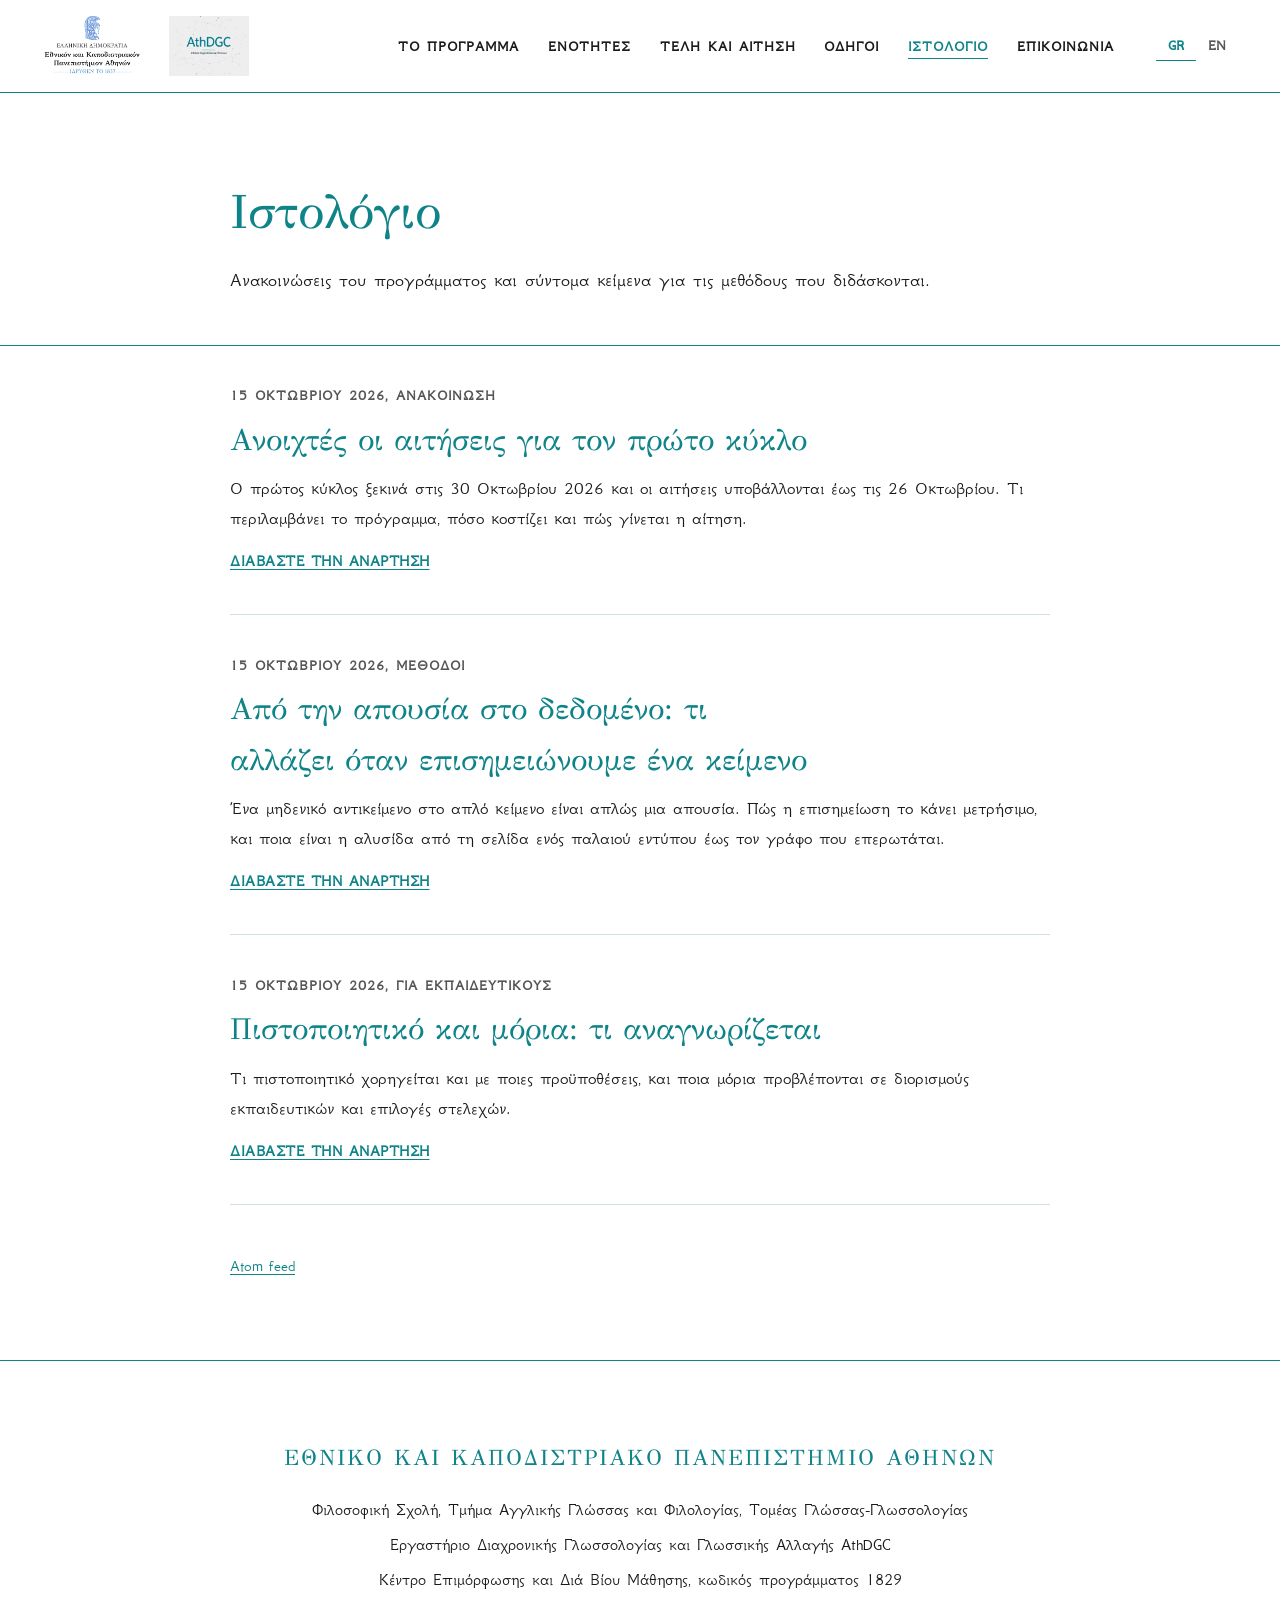
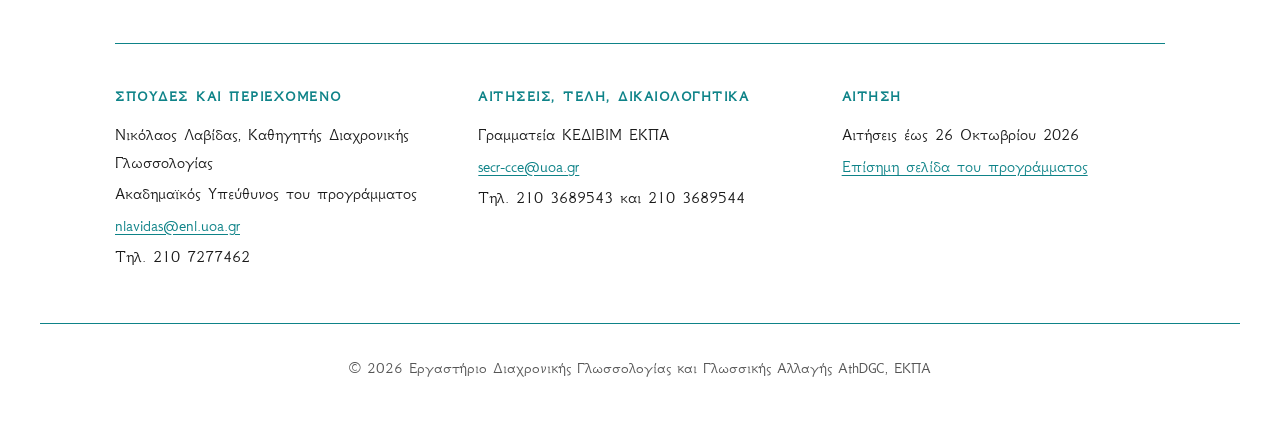
<file: blog/index.html>
<!DOCTYPE html>
<html lang="el">
<head>
    <meta charset="UTF-8">
    <meta name="viewport" content="width=device-width, initial-scale=1.0">
    <title>Ιστολόγιο | Ψηφιακή Διαχρονία</title>
    <meta name="description" content="Ανακοινώσεις του προγράμματος «Ψηφιακά Εργαλεία για τη Διαχρονική Ανάλυση της Γλώσσας» και σύντομα κείμενα για τις μεθόδους που διδάσκονται.">
    <link rel="canonical" href="https://athdgc.github.io/Digital-Diachrony/blog/">
    <link rel="preconnect" href="https://fonts.googleapis.com">
    <link rel="preconnect" href="https://fonts.gstatic.com" crossorigin>
    <link href="https://fonts.googleapis.com/css2?family=GFS+Didot&family=GFS+Neohellenic:ital,wght@0,400;0,700;1,400&display=swap" rel="stylesheet">
    <link rel="stylesheet" href="../assets/css/site.css">
    <link rel="icon" type="image/jpeg" href="../assets/logos/athdgc-favicon.jpg">
    <link rel="alternate" type="application/atom+xml" title="Ψηφιακή Διαχρονία, ιστολόγιο" href="https://athdgc.github.io/Digital-Diachrony/blog/feed.xml">
    <meta property="og:type" content="website">
    <meta property="og:site_name" content="Ψηφιακή Διαχρονία">
    <meta property="og:locale" content="el_GR">
    <meta property="og:url" content="https://athdgc.github.io/Digital-Diachrony/blog/">
    <meta property="og:title" content="Ιστολόγιο | Ψηφιακή Διαχρονία">
    <meta property="og:description" content="Ανακοινώσεις του προγράμματος «Ψηφιακά Εργαλεία για τη Διαχρονική Ανάλυση της Γλώσσας» και σύντομα κείμενα για τις μεθόδους που διδάσκονται.">
    <meta property="og:image" content="https://athdgc.github.io/Digital-Diachrony/assets/images/social-1829-1200x630.jpg">
    <meta property="og:image:width" content="1200">
    <meta property="og:image:height" content="630">
    <meta name="twitter:card" content="summary_large_image">
</head>
<body class="lang-gr">
    <a class="skip-link" href="#main"><span class="show-gr">Μετάβαση στο περιεχόμενο</span><span class="show-en">Skip to content</span></a>
    <header class="site-header">
        <div class="container">
            <div class="nav-wrapper">
                <div class="logo-group">
                    <a href="https://www.uoa.gr" target="_blank" rel="noopener"><img src="../assets/logos/EKPA.jpg" alt="Εθνικό και Καποδιστριακό Πανεπιστήμιο Αθηνών"></a>
                    <a href="../"><img src="../assets/logos/athdgc-favicon.jpg" alt="Ψηφιακή Διαχρονία, αρχική σελίδα"></a>
                </div>
                <div class="nav-right">
                    <nav class="main-nav" aria-label="Κύρια πλοήγηση">
                        <ul>
                            <li><a href="../#about"><span class="show-gr">ΤΟ ΠΡΟΓΡΑΜΜΑ</span><span class="show-en">THE PROGRAMME</span></a></li>
                            <li><a href="../#modules"><span class="show-gr">ΕΝΟΤΗΤΕΣ</span><span class="show-en">MODULES</span></a></li>
                            <li><a href="../#apply"><span class="show-gr">ΤΕΛΗ ΚΑΙ ΑΙΤΗΣΗ</span><span class="show-en">FEES AND APPLICATION</span></a></li>
                            <li><a href="../guides/"><span class="show-gr">ΟΔΗΓΟΙ</span><span class="show-en">GUIDES</span></a></li>
                            <li><a href="../blog/" aria-current="page"><span class="show-gr">ΙΣΤΟΛΟΓΙΟ</span><span class="show-en">BLOG</span></a></li>
                            <li><a href="#contact"><span class="show-gr">ΕΠΙΚΟΙΝΩΝΙΑ</span><span class="show-en">CONTACT</span></a></li>
                        </ul>
                    </nav>
                    <div class="lang-switch" role="group" aria-label="Γλώσσα / Language">
                        <button type="button" class="lang-btn" data-lang="gr" aria-pressed="true">GR</button>
                        <button type="button" class="lang-btn" data-lang="en" aria-pressed="false">EN</button>
                    </div>
                </div>
            </div>
        </div>
    </header>
    <main id="main">
    <section class="page-head">
        <div class="container narrow">
            <h1><span class="show-gr">Ιστολόγιο</span><span class="show-en">Blog</span></h1>
            <p class="show-gr">Ανακοινώσεις του προγράμματος και σύντομα κείμενα για τις μεθόδους που διδάσκονται.</p>
            <p class="show-en">Programme announcements and short pieces on the methods taught. Posts are in Greek, the language of the programme.</p>
        </div>
    </section>
    <section>
        <div class="container narrow">
            <ul class="entry-list">
                <li class="entry">
                    <p class="meta"><time datetime="2026-10-15">15 ΟΚΤΩΒΡΙΟΥ 2026</time>, ΑΝΑΚΟΙΝΩΣΗ</p>
                    <h2><a href="aitiseis-protos-kyklos.html">Ανοιχτές οι αιτήσεις για τον πρώτο κύκλο</a></h2>
                    <p>Ο πρώτος κύκλος ξεκινά στις 30 Οκτωβρίου 2026 και οι αιτήσεις υποβάλλονται έως τις 26 Οκτωβρίου. Τι περιλαμβάνει το πρόγραμμα, πόσο κοστίζει και πώς γίνεται η αίτηση.</p>
                    <a class="more" href="aitiseis-protos-kyklos.html"><span class="show-gr">ΔΙΑΒΑΣΤΕ ΤΗΝ ΑΝΑΡΤΗΣΗ</span><span class="show-en">READ THE POST</span></a>
                </li>
                <li class="entry">
                    <p class="meta"><time datetime="2026-10-15">15 ΟΚΤΩΒΡΙΟΥ 2026</time>, ΜΕΘΟΔΟΙ</p>
                    <h2><a href="apo-tin-apousia-sto-dedomeno.html">Από την απουσία στο δεδομένο: τι αλλάζει όταν επισημειώνουμε ένα κείμενο</a></h2>
                    <p>Ένα μηδενικό αντικείμενο στο απλό κείμενο είναι απλώς μια απουσία. Πώς η επισημείωση το κάνει μετρήσιμο, και ποια είναι η αλυσίδα από τη σελίδα ενός παλαιού εντύπου έως τον γράφο που επερωτάται.</p>
                    <a class="more" href="apo-tin-apousia-sto-dedomeno.html"><span class="show-gr">ΔΙΑΒΑΣΤΕ ΤΗΝ ΑΝΑΡΤΗΣΗ</span><span class="show-en">READ THE POST</span></a>
                </li>
                <li class="entry">
                    <p class="meta"><time datetime="2026-10-15">15 ΟΚΤΩΒΡΙΟΥ 2026</time>, ΓΙΑ ΕΚΠΑΙΔΕΥΤΙΚΟΥΣ</p>
                    <h2><a href="pistopoiitiko-kai-moria.html">Πιστοποιητικό και μόρια: τι αναγνωρίζεται</a></h2>
                    <p>Τι πιστοποιητικό χορηγείται και με ποιες προϋποθέσεις, και ποια μόρια προβλέπονται σε διορισμούς εκπαιδευτικών και επιλογές στελεχών.</p>
                    <a class="more" href="pistopoiitiko-kai-moria.html"><span class="show-gr">ΔΙΑΒΑΣΤΕ ΤΗΝ ΑΝΑΡΤΗΣΗ</span><span class="show-en">READ THE POST</span></a>
                </li>
            </ul>
            <p class="note" style="padding:2rem 0 4rem;"><a href="feed.xml">Atom feed</a></p>
        </div>
    </section>
    </main>
    <footer id="contact" class="site-footer">
        <div class="container">
            <div class="footer-info">
                <h2><span class="show-gr">ΕΘΝΙΚΟ ΚΑΙ ΚΑΠΟΔΙΣΤΡΙΑΚΟ ΠΑΝΕΠΙΣΤΗΜΙΟ ΑΘΗΝΩΝ</span><span class="show-en">NATIONAL AND KAPODISTRIAN UNIVERSITY OF ATHENS</span></h2>
                <p class="show-gr">Φιλοσοφική Σχολή, Τμήμα Αγγλικής Γλώσσας και Φιλολογίας, Τομέας Γλώσσας-Γλωσσολογίας</p>
                <p class="show-gr">Εργαστήριο Διαχρονικής Γλωσσολογίας και Γλωσσικής Αλλαγής AthDGC</p>
                <p class="show-gr">Κέντρο Επιμόρφωσης και Διά Βίου Μάθησης, κωδικός προγράμματος 1829</p>
                <p class="show-en">Faculty of Philosophy, Department of English Language and Literature, Division of Language-Linguistics</p>
                <p class="show-en">AthDGC Laboratory for Diachronic Linguistics and Language Change</p>
                <p class="show-en">Center for Continuing Education and Lifelong Learning, programme code 1829</p>
                <div class="footer-contacts">
                    <div>
                        <h3><span class="show-gr">ΣΠΟΥΔΕΣ ΚΑΙ ΠΕΡΙΕΧΟΜΕΝΟ</span><span class="show-en">STUDIES AND CONTENT</span></h3>
                        <p><span class="show-gr">Νικόλαος Λαβίδας, Καθηγητής Διαχρονικής Γλωσσολογίας</span><span class="show-en">Nikolaos Lavidas, Professor of Diachronic Linguistics</span></p>
                        <p><span class="show-gr">Ακαδημαϊκός Υπεύθυνος του προγράμματος</span><span class="show-en">Academic Head of the programme</span></p>
                        <p><a href="mailto:nlavidas@enl.uoa.gr">nlavidas@enl.uoa.gr</a></p>
                        <p><span class="show-gr">Τηλ. 210 7277462</span><span class="show-en">Tel. +30 210 7277462</span></p>
                    </div>
                    <div>
                        <h3><span class="show-gr">ΑΙΤΗΣΕΙΣ, ΤΕΛΗ, ΔΙΚΑΙΟΛΟΓΗΤΙΚΑ</span><span class="show-en">APPLICATIONS, FEES, DOCUMENTS</span></h3>
                        <p><span class="show-gr">Γραμματεία ΚΕΔΙΒΙΜ ΕΚΠΑ</span><span class="show-en">Secretariat of the Center</span></p>
                        <p><a href="mailto:secr-cce@uoa.gr">secr-cce@uoa.gr</a></p>
                        <p><span class="show-gr">Τηλ. 210 3689543 και 210 3689544</span><span class="show-en">Tel. +30 210 3689543 and +30 210 3689544</span></p>
                    </div>
                    <div>
                        <h3><span class="show-gr">ΑΙΤΗΣΗ</span><span class="show-en">APPLY</span></h3>
                        <p><span class="show-gr">Αιτήσεις έως 26 Οκτωβρίου 2026</span><span class="show-en">Applications close 26 October 2026</span></p>
                        <p><a href="https://cce.uoa.gr/courses-detailed/ab9bf254-1eb7-47a3-b3f2-ca1bd76e00a8" target="_blank" rel="noopener"><span class="show-gr">Επίσημη σελίδα του προγράμματος</span><span class="show-en">Official programme page</span></a></p>
                    </div>
                </div>
                <div class="copyright">
                    <span class="show-gr">&copy; 2026 Εργαστήριο Διαχρονικής Γλωσσολογίας και Γλωσσικής Αλλαγής AthDGC, ΕΚΠΑ</span>
                    <span class="show-en">&copy; 2026 AthDGC Laboratory for Diachronic Linguistics and Language Change, NKUA</span>
                </div>
            </div>
        </div>
    </footer>
    <script src="../assets/js/lang.js"></script>
</body>
</html>
</file>
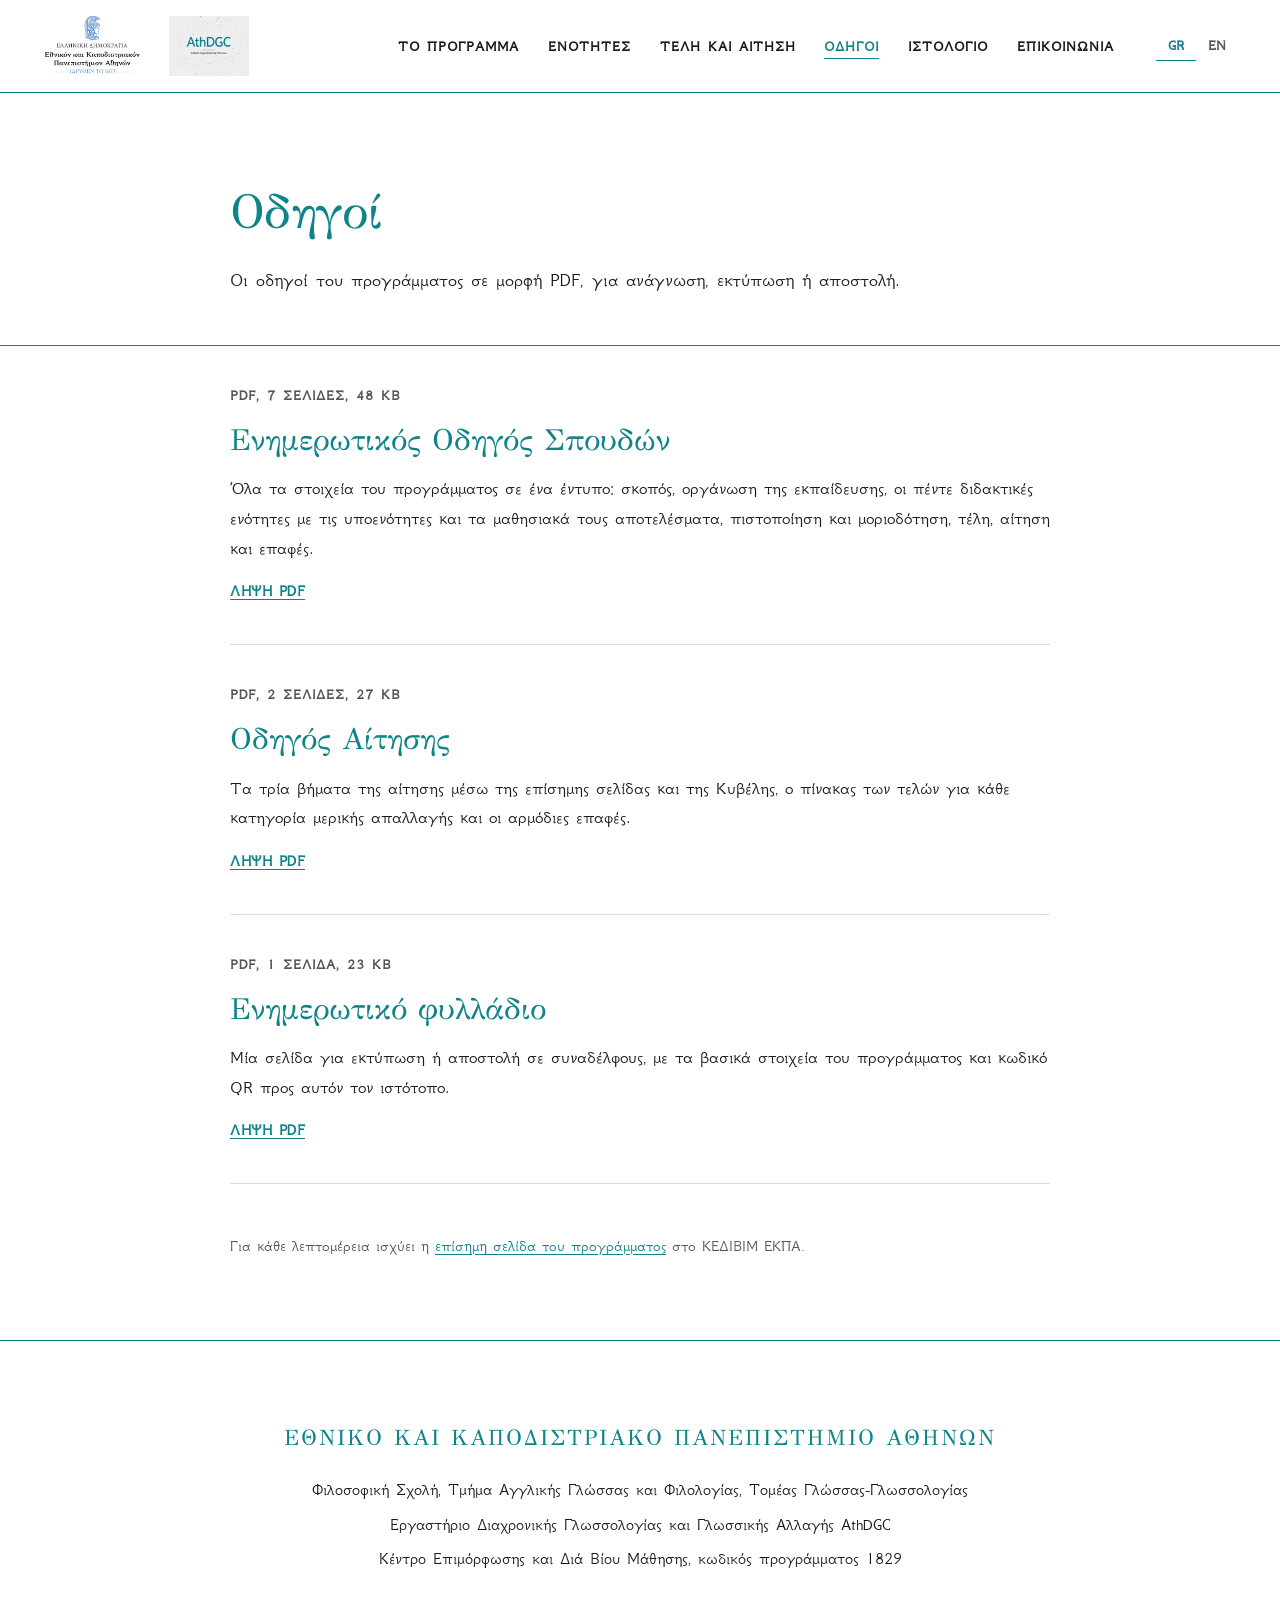
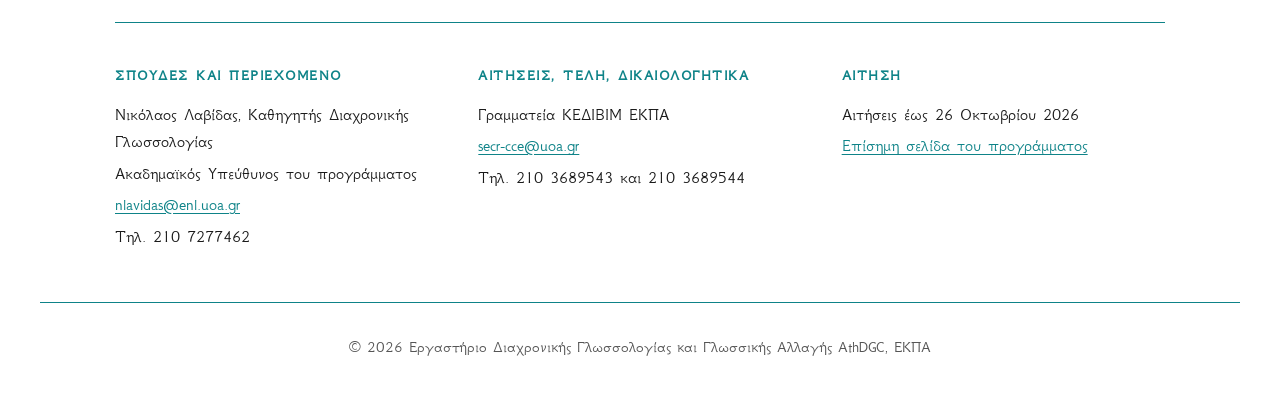
<file: guides/index.html>
<!DOCTYPE html>
<html lang="el">
<head>
    <meta charset="UTF-8">
    <meta name="viewport" content="width=device-width, initial-scale=1.0">
    <title>Οδηγοί | Ψηφιακή Διαχρονία</title>
    <meta name="description" content="Οδηγοί σε PDF για το πρόγραμμα «Ψηφιακά Εργαλεία για τη Διαχρονική Ανάλυση της Γλώσσας»: Ενημερωτικός Οδηγός Σπουδών, Οδηγός Αίτησης και ενημερωτικό φυλλάδιο.">
    <link rel="canonical" href="https://athdgc.github.io/Digital-Diachrony/guides/">
    <link rel="preconnect" href="https://fonts.googleapis.com">
    <link rel="preconnect" href="https://fonts.gstatic.com" crossorigin>
    <link href="https://fonts.googleapis.com/css2?family=GFS+Didot&family=GFS+Neohellenic:ital,wght@0,400;0,700;1,400&display=swap" rel="stylesheet">
    <link rel="stylesheet" href="../assets/css/site.css">
    <link rel="icon" type="image/jpeg" href="../assets/logos/athdgc-favicon.jpg">
    <link rel="alternate" type="application/atom+xml" title="Ψηφιακή Διαχρονία, ιστολόγιο" href="https://athdgc.github.io/Digital-Diachrony/blog/feed.xml">
    <meta property="og:type" content="website">
    <meta property="og:site_name" content="Ψηφιακή Διαχρονία">
    <meta property="og:locale" content="el_GR">
    <meta property="og:url" content="https://athdgc.github.io/Digital-Diachrony/guides/">
    <meta property="og:title" content="Οδηγοί | Ψηφιακή Διαχρονία">
    <meta property="og:description" content="Οδηγοί σε PDF για το πρόγραμμα «Ψηφιακά Εργαλεία για τη Διαχρονική Ανάλυση της Γλώσσας»: Ενημερωτικός Οδηγός Σπουδών, Οδηγός Αίτησης και ενημερωτικό φυλλάδιο.">
    <meta property="og:image" content="https://athdgc.github.io/Digital-Diachrony/assets/images/social-1829-1200x630.jpg">
    <meta property="og:image:width" content="1200">
    <meta property="og:image:height" content="630">
    <meta name="twitter:card" content="summary_large_image">
</head>
<body class="lang-gr">
    <a class="skip-link" href="#main"><span class="show-gr">Μετάβαση στο περιεχόμενο</span><span class="show-en">Skip to content</span></a>
    <header class="site-header">
        <div class="container">
            <div class="nav-wrapper">
                <div class="logo-group">
                    <a href="https://www.uoa.gr" target="_blank" rel="noopener"><img src="../assets/logos/EKPA.jpg" alt="Εθνικό και Καποδιστριακό Πανεπιστήμιο Αθηνών"></a>
                    <a href="../"><img src="../assets/logos/athdgc-favicon.jpg" alt="Ψηφιακή Διαχρονία, αρχική σελίδα"></a>
                </div>
                <div class="nav-right">
                    <nav class="main-nav" aria-label="Κύρια πλοήγηση">
                        <ul>
                            <li><a href="../#about"><span class="show-gr">ΤΟ ΠΡΟΓΡΑΜΜΑ</span><span class="show-en">THE PROGRAMME</span></a></li>
                            <li><a href="../#modules"><span class="show-gr">ΕΝΟΤΗΤΕΣ</span><span class="show-en">MODULES</span></a></li>
                            <li><a href="../#apply"><span class="show-gr">ΤΕΛΗ ΚΑΙ ΑΙΤΗΣΗ</span><span class="show-en">FEES AND APPLICATION</span></a></li>
                            <li><a href="../guides/" aria-current="page"><span class="show-gr">ΟΔΗΓΟΙ</span><span class="show-en">GUIDES</span></a></li>
                            <li><a href="../blog/"><span class="show-gr">ΙΣΤΟΛΟΓΙΟ</span><span class="show-en">BLOG</span></a></li>
                            <li><a href="#contact"><span class="show-gr">ΕΠΙΚΟΙΝΩΝΙΑ</span><span class="show-en">CONTACT</span></a></li>
                        </ul>
                    </nav>
                    <div class="lang-switch" role="group" aria-label="Γλώσσα / Language">
                        <button type="button" class="lang-btn" data-lang="gr" aria-pressed="true">GR</button>
                        <button type="button" class="lang-btn" data-lang="en" aria-pressed="false">EN</button>
                    </div>
                </div>
            </div>
        </div>
    </header>
    <main id="main">
    <section class="page-head">
        <div class="container narrow">
            <h1><span class="show-gr">Οδηγοί</span><span class="show-en">Guides</span></h1>
            <p class="show-gr">Οι οδηγοί του προγράμματος σε μορφή PDF, για ανάγνωση, εκτύπωση ή αποστολή.</p>
            <p class="show-en">The programme guides as PDF files, for reading, printing or sharing. The guides are in Greek, the language of the programme.</p>
        </div>
    </section>
    <section>
        <div class="container narrow">
            <ul class="entry-list">
                <li class="entry">
                    <p class="meta">PDF, 7 ΣΕΛΙΔΕΣ, 48 KB</p>
                    <h2><a href="odigos-spoudon-1829.pdf">Ενημερωτικός Οδηγός Σπουδών</a></h2>
                    <p>Όλα τα στοιχεία του προγράμματος σε ένα έντυπο: σκοπός, οργάνωση της εκπαίδευσης, οι πέντε διδακτικές ενότητες με τις υποενότητες και τα μαθησιακά τους αποτελέσματα, πιστοποίηση και μοριοδότηση, τέλη, αίτηση και επαφές.</p>
                    <a class="more" href="odigos-spoudon-1829.pdf" download><span class="show-gr">ΛΗΨΗ PDF</span><span class="show-en">DOWNLOAD PDF</span></a>
                </li>
                <li class="entry">
                    <p class="meta">PDF, 2 ΣΕΛΙΔΕΣ, 27 KB</p>
                    <h2><a href="odigos-aitisis-1829.pdf">Οδηγός Αίτησης</a></h2>
                    <p>Τα τρία βήματα της αίτησης μέσω της επίσημης σελίδας και της Κυβέλης, ο πίνακας των τελών για κάθε κατηγορία μερικής απαλλαγής και οι αρμόδιες επαφές.</p>
                    <a class="more" href="odigos-aitisis-1829.pdf" download><span class="show-gr">ΛΗΨΗ PDF</span><span class="show-en">DOWNLOAD PDF</span></a>
                </li>
                <li class="entry">
                    <p class="meta">PDF, 1 ΣΕΛΙΔΑ, 23 KB</p>
                    <h2><a href="enimerotiko-fylladio-1829.pdf">Ενημερωτικό φυλλάδιο</a></h2>
                    <p>Μία σελίδα για εκτύπωση ή αποστολή σε συναδέλφους, με τα βασικά στοιχεία του προγράμματος και κωδικό QR προς αυτόν τον ιστότοπο.</p>
                    <a class="more" href="enimerotiko-fylladio-1829.pdf" download><span class="show-gr">ΛΗΨΗ PDF</span><span class="show-en">DOWNLOAD PDF</span></a>
                </li>
            </ul>
            <p class="note" style="padding:2rem 0 4rem;"><span class="show-gr">Για κάθε λεπτομέρεια ισχύει η <a href="https://cce.uoa.gr/courses-detailed/ab9bf254-1eb7-47a3-b3f2-ca1bd76e00a8" target="_blank" rel="noopener">επίσημη σελίδα του προγράμματος</a> στο ΚΕΔΙΒΙΜ ΕΚΠΑ.</span><span class="show-en">The <a href="https://cce.uoa.gr/courses-detailed/ab9bf254-1eb7-47a3-b3f2-ca1bd76e00a8" target="_blank" rel="noopener">official programme page</a> governs every detail.</span></p>
        </div>
    </section>
    </main>
    <footer id="contact" class="site-footer">
        <div class="container">
            <div class="footer-info">
                <h2><span class="show-gr">ΕΘΝΙΚΟ ΚΑΙ ΚΑΠΟΔΙΣΤΡΙΑΚΟ ΠΑΝΕΠΙΣΤΗΜΙΟ ΑΘΗΝΩΝ</span><span class="show-en">NATIONAL AND KAPODISTRIAN UNIVERSITY OF ATHENS</span></h2>
                <p class="show-gr">Φιλοσοφική Σχολή, Τμήμα Αγγλικής Γλώσσας και Φιλολογίας, Τομέας Γλώσσας-Γλωσσολογίας</p>
                <p class="show-gr">Εργαστήριο Διαχρονικής Γλωσσολογίας και Γλωσσικής Αλλαγής AthDGC</p>
                <p class="show-gr">Κέντρο Επιμόρφωσης και Διά Βίου Μάθησης, κωδικός προγράμματος 1829</p>
                <p class="show-en">Faculty of Philosophy, Department of English Language and Literature, Division of Language-Linguistics</p>
                <p class="show-en">AthDGC Laboratory for Diachronic Linguistics and Language Change</p>
                <p class="show-en">Center for Continuing Education and Lifelong Learning, programme code 1829</p>
                <div class="footer-contacts">
                    <div>
                        <h3><span class="show-gr">ΣΠΟΥΔΕΣ ΚΑΙ ΠΕΡΙΕΧΟΜΕΝΟ</span><span class="show-en">STUDIES AND CONTENT</span></h3>
                        <p><span class="show-gr">Νικόλαος Λαβίδας, Καθηγητής Διαχρονικής Γλωσσολογίας</span><span class="show-en">Nikolaos Lavidas, Professor of Diachronic Linguistics</span></p>
                        <p><span class="show-gr">Ακαδημαϊκός Υπεύθυνος του προγράμματος</span><span class="show-en">Academic Head of the programme</span></p>
                        <p><a href="mailto:nlavidas@enl.uoa.gr">nlavidas@enl.uoa.gr</a></p>
                        <p><span class="show-gr">Τηλ. 210 7277462</span><span class="show-en">Tel. +30 210 7277462</span></p>
                    </div>
                    <div>
                        <h3><span class="show-gr">ΑΙΤΗΣΕΙΣ, ΤΕΛΗ, ΔΙΚΑΙΟΛΟΓΗΤΙΚΑ</span><span class="show-en">APPLICATIONS, FEES, DOCUMENTS</span></h3>
                        <p><span class="show-gr">Γραμματεία ΚΕΔΙΒΙΜ ΕΚΠΑ</span><span class="show-en">Secretariat of the Center</span></p>
                        <p><a href="mailto:secr-cce@uoa.gr">secr-cce@uoa.gr</a></p>
                        <p><span class="show-gr">Τηλ. 210 3689543 και 210 3689544</span><span class="show-en">Tel. +30 210 3689543 and +30 210 3689544</span></p>
                    </div>
                    <div>
                        <h3><span class="show-gr">ΑΙΤΗΣΗ</span><span class="show-en">APPLY</span></h3>
                        <p><span class="show-gr">Αιτήσεις έως 26 Οκτωβρίου 2026</span><span class="show-en">Applications close 26 October 2026</span></p>
                        <p><a href="https://cce.uoa.gr/courses-detailed/ab9bf254-1eb7-47a3-b3f2-ca1bd76e00a8" target="_blank" rel="noopener"><span class="show-gr">Επίσημη σελίδα του προγράμματος</span><span class="show-en">Official programme page</span></a></p>
                    </div>
                </div>
                <div class="copyright">
                    <span class="show-gr">&copy; 2026 Εργαστήριο Διαχρονικής Γλωσσολογίας και Γλωσσικής Αλλαγής AthDGC, ΕΚΠΑ</span>
                    <span class="show-en">&copy; 2026 AthDGC Laboratory for Diachronic Linguistics and Language Change, NKUA</span>
                </div>
            </div>
        </div>
    </footer>
    <script src="../assets/js/lang.js"></script>
</body>
</html>
</file>
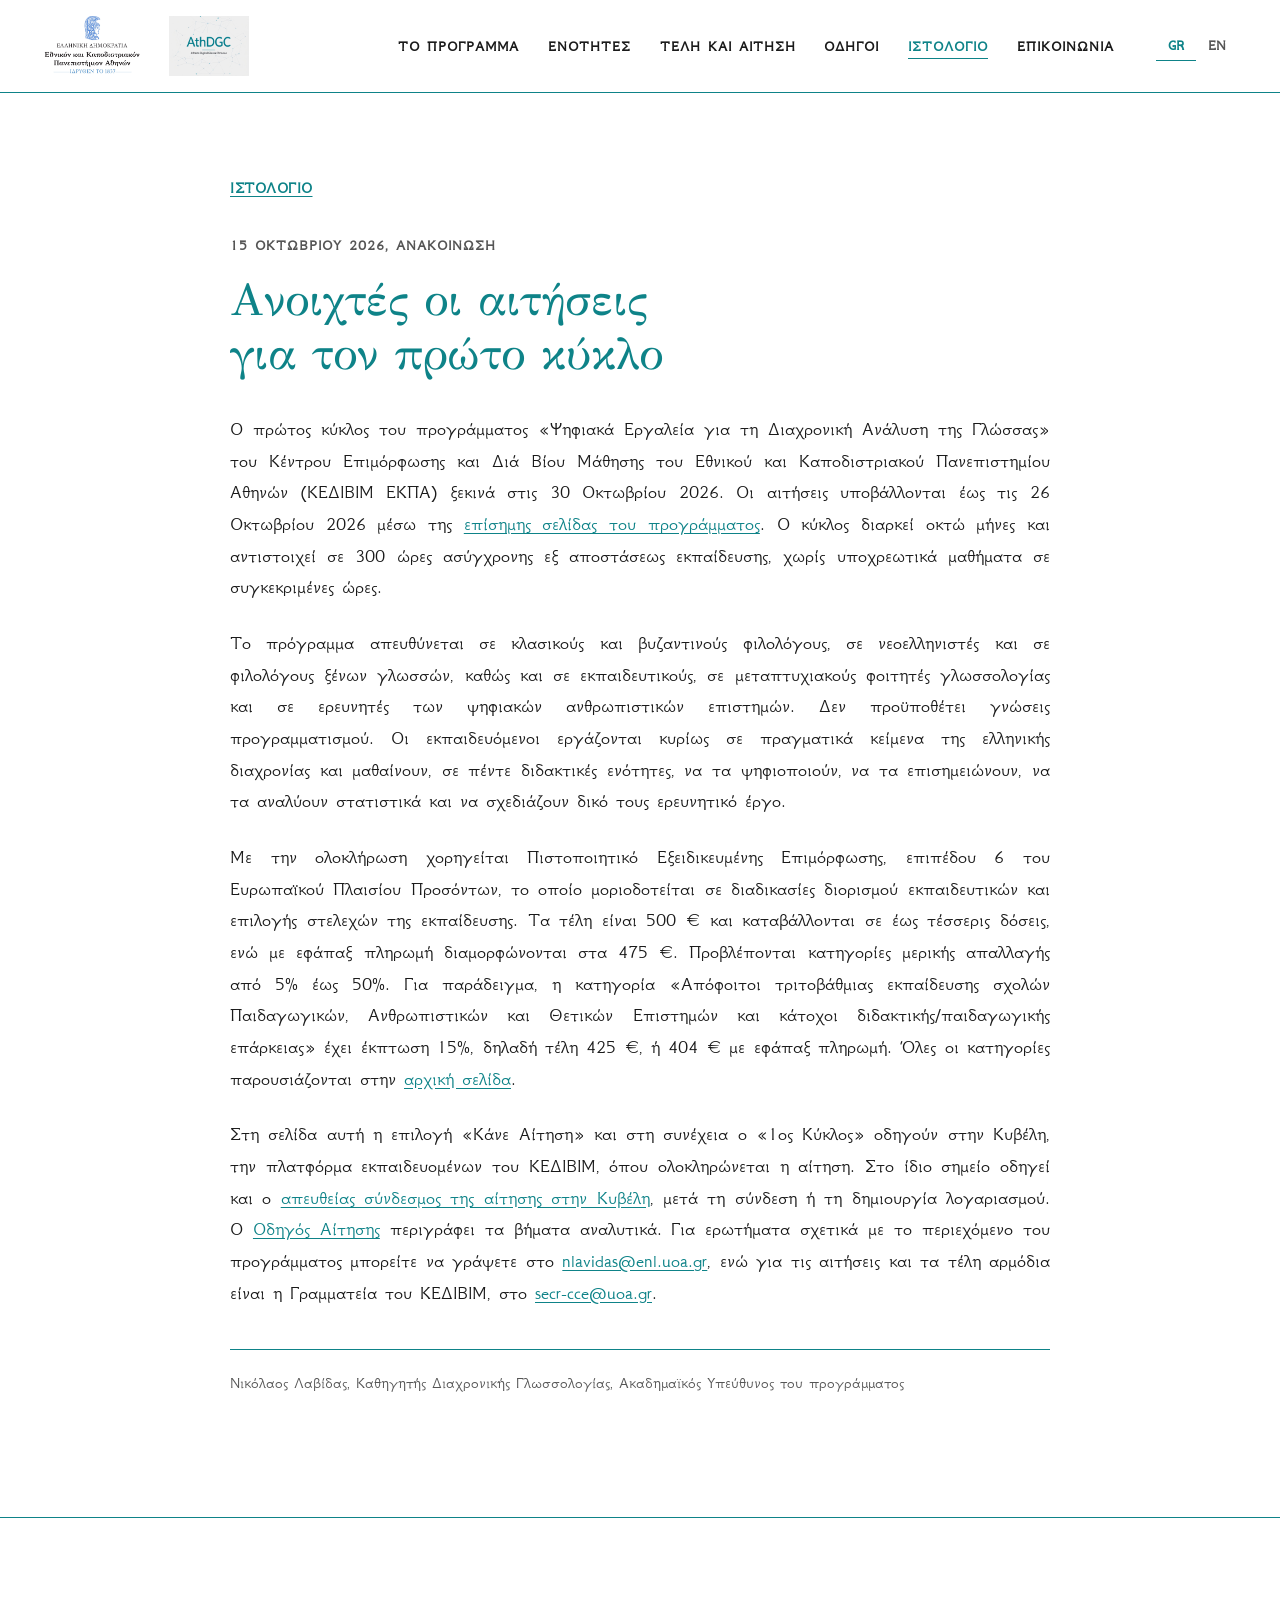
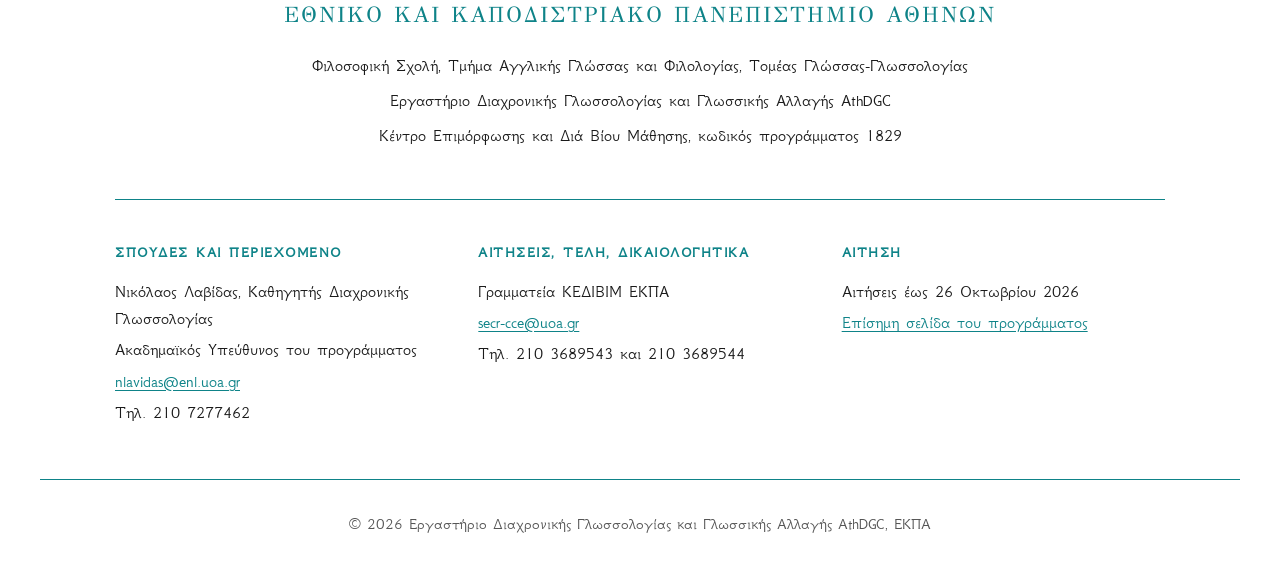
<file: blog/aitiseis-protos-kyklos.html>
<!DOCTYPE html>
<html lang="el">
<head>
    <meta charset="UTF-8">
    <meta name="viewport" content="width=device-width, initial-scale=1.0">
    <title>Ανοιχτές οι αιτήσεις για τον πρώτο κύκλο | Ψηφιακή Διαχρονία</title>
    <meta name="description" content="Ο πρώτος κύκλος του προγράμματος ξεκινά στις 30 Οκτωβρίου 2026. Αιτήσεις έως τις 26 Οκτωβρίου 2026.">
    <link rel="canonical" href="https://athdgc.github.io/Digital-Diachrony/blog/aitiseis-protos-kyklos.html">
    <link rel="preconnect" href="https://fonts.googleapis.com">
    <link rel="preconnect" href="https://fonts.gstatic.com" crossorigin>
    <link href="https://fonts.googleapis.com/css2?family=GFS+Didot&family=GFS+Neohellenic:ital,wght@0,400;0,700;1,400&display=swap" rel="stylesheet">
    <link rel="stylesheet" href="../assets/css/site.css">
    <link rel="icon" type="image/jpeg" href="../assets/logos/athdgc-favicon.jpg">
    <link rel="alternate" type="application/atom+xml" title="Ψηφιακή Διαχρονία, ιστολόγιο" href="https://athdgc.github.io/Digital-Diachrony/blog/feed.xml">
    <meta property="og:type" content="website">
    <meta property="og:site_name" content="Ψηφιακή Διαχρονία">
    <meta property="og:locale" content="el_GR">
    <meta property="og:url" content="https://athdgc.github.io/Digital-Diachrony/blog/aitiseis-protos-kyklos.html">
    <meta property="og:title" content="Ανοιχτές οι αιτήσεις για τον πρώτο κύκλο | Ψηφιακή Διαχρονία">
    <meta property="og:description" content="Ο πρώτος κύκλος του προγράμματος ξεκινά στις 30 Οκτωβρίου 2026. Αιτήσεις έως τις 26 Οκτωβρίου 2026.">
    <meta property="og:image" content="https://athdgc.github.io/Digital-Diachrony/assets/images/social-1829-1200x630.jpg">
    <meta property="og:image:width" content="1200">
    <meta property="og:image:height" content="630">
    <meta name="twitter:card" content="summary_large_image">
    <script type="application/ld+json">
    {"@context": "https://schema.org", "@type": "BlogPosting", "headline": "Ανοιχτές οι αιτήσεις για τον πρώτο κύκλο", "description": "Ο πρώτος κύκλος του προγράμματος ξεκινά στις 30 Οκτωβρίου 2026. Αιτήσεις έως τις 26 Οκτωβρίου 2026.", "datePublished": "2026-10-15", "inLanguage": "el", "author": {"@type": "Person", "name": "Νικόλαος Λαβίδας"}, "mainEntityOfPage": "https://athdgc.github.io/Digital-Diachrony/blog/aitiseis-protos-kyklos.html", "image": "https://athdgc.github.io/Digital-Diachrony/assets/images/social-1829-1200x630.jpg"}
    </script>
</head>
<body class="lang-gr">
    <a class="skip-link" href="#main"><span class="show-gr">Μετάβαση στο περιεχόμενο</span><span class="show-en">Skip to content</span></a>
    <header class="site-header">
        <div class="container">
            <div class="nav-wrapper">
                <div class="logo-group">
                    <a href="https://www.uoa.gr" target="_blank" rel="noopener"><img src="../assets/logos/EKPA.jpg" alt="Εθνικό και Καποδιστριακό Πανεπιστήμιο Αθηνών"></a>
                    <a href="../"><img src="../assets/logos/athdgc-favicon.jpg" alt="Ψηφιακή Διαχρονία, αρχική σελίδα"></a>
                </div>
                <div class="nav-right">
                    <nav class="main-nav" aria-label="Κύρια πλοήγηση">
                        <ul>
                            <li><a href="../#about"><span class="show-gr">ΤΟ ΠΡΟΓΡΑΜΜΑ</span><span class="show-en">THE PROGRAMME</span></a></li>
                            <li><a href="../#modules"><span class="show-gr">ΕΝΟΤΗΤΕΣ</span><span class="show-en">MODULES</span></a></li>
                            <li><a href="../#apply"><span class="show-gr">ΤΕΛΗ ΚΑΙ ΑΙΤΗΣΗ</span><span class="show-en">FEES AND APPLICATION</span></a></li>
                            <li><a href="../guides/"><span class="show-gr">ΟΔΗΓΟΙ</span><span class="show-en">GUIDES</span></a></li>
                            <li><a href="../blog/" aria-current="page"><span class="show-gr">ΙΣΤΟΛΟΓΙΟ</span><span class="show-en">BLOG</span></a></li>
                            <li><a href="#contact"><span class="show-gr">ΕΠΙΚΟΙΝΩΝΙΑ</span><span class="show-en">CONTACT</span></a></li>
                        </ul>
                    </nav>
                    <div class="lang-switch" role="group" aria-label="Γλώσσα / Language">
                        <button type="button" class="lang-btn" data-lang="gr" aria-pressed="true">GR</button>
                        <button type="button" class="lang-btn" data-lang="en" aria-pressed="false">EN</button>
                    </div>
                </div>
            </div>
        </div>
    </header>
    <main id="main">
    <article class="article">
        <div class="container narrow">
            <a class="back" href="./"><span class="show-gr">ΙΣΤΟΛΟΓΙΟ</span><span class="show-en">BLOG</span></a>
            <p class="meta"><time datetime="2026-10-15">15 ΟΚΤΩΒΡΙΟΥ 2026</time>, ΑΝΑΚΟΙΝΩΣΗ</p>
            <h1>Ανοιχτές οι αιτήσεις για τον πρώτο κύκλο</h1>
            <p class="show-en note" style="margin-bottom:2rem;">This post is in Greek, the language of the programme.</p>
            <p>Ο πρώτος κύκλος του προγράμματος «Ψηφιακά Εργαλεία για τη Διαχρονική Ανάλυση της Γλώσσας» του Κέντρου Επιμόρφωσης και Διά Βίου Μάθησης του Εθνικού και Καποδιστριακού Πανεπιστημίου Αθηνών (ΚΕΔΙΒΙΜ ΕΚΠΑ) ξεκινά στις 30 Οκτωβρίου 2026. Οι αιτήσεις υποβάλλονται έως τις 26 Οκτωβρίου 2026 μέσω της <a href="https://cce.uoa.gr/courses-detailed/ab9bf254-1eb7-47a3-b3f2-ca1bd76e00a8" target="_blank" rel="noopener">επίσημης σελίδας του προγράμματος</a>. Ο κύκλος διαρκεί οκτώ μήνες και αντιστοιχεί σε 300 ώρες ασύγχρονης εξ αποστάσεως εκπαίδευσης, χωρίς υποχρεωτικά μαθήματα σε συγκεκριμένες ώρες.</p>
            <p>Το πρόγραμμα απευθύνεται σε κλασικούς και βυζαντινούς φιλολόγους, σε νεοελληνιστές και σε φιλολόγους ξένων γλωσσών, καθώς και σε εκπαιδευτικούς, σε μεταπτυχιακούς φοιτητές γλωσσολογίας και σε ερευνητές των ψηφιακών ανθρωπιστικών επιστημών. Δεν προϋποθέτει γνώσεις προγραμματισμού. Οι εκπαιδευόμενοι εργάζονται κυρίως σε πραγματικά κείμενα της ελληνικής διαχρονίας και μαθαίνουν, σε πέντε διδακτικές ενότητες, να τα ψηφιοποιούν, να τα επισημειώνουν, να τα αναλύουν στατιστικά και να σχεδιάζουν δικό τους ερευνητικό έργο.</p>
            <p>Με την ολοκλήρωση χορηγείται Πιστοποιητικό Εξειδικευμένης Επιμόρφωσης, επιπέδου 6 του Ευρωπαϊκού Πλαισίου Προσόντων, το οποίο μοριοδοτείται σε διαδικασίες διορισμού εκπαιδευτικών και επιλογής στελεχών της εκπαίδευσης. Τα τέλη είναι 500 € και καταβάλλονται σε έως τέσσερις δόσεις, ενώ με εφάπαξ πληρωμή διαμορφώνονται στα 475 €. Προβλέπονται κατηγορίες μερικής απαλλαγής από 5% έως 50%. Για παράδειγμα, η κατηγορία «Απόφοιτοι τριτοβάθμιας εκπαίδευσης σχολών Παιδαγωγικών, Ανθρωπιστικών και Θετικών Επιστημών και κάτοχοι διδακτικής/παιδαγωγικής επάρκειας» έχει έκπτωση 15%, δηλαδή τέλη 425 €, ή 404 € με εφάπαξ πληρωμή. Όλες οι κατηγορίες παρουσιάζονται στην <a href="../#apply">αρχική σελίδα</a>.</p>
            <p>Στη σελίδα αυτή η επιλογή «Κάνε Αίτηση» και στη συνέχεια ο «1ος Κύκλος» οδηγούν στην Κυβέλη, την πλατφόρμα εκπαιδευομένων του ΚΕΔΙΒΙΜ, όπου ολοκληρώνεται η αίτηση. Στο ίδιο σημείο οδηγεί και ο <a href="https://cybele.cce.uoa.gr/create-multi-cycle-request/cycle/6453ec24-ffd1-4751-9b76-6e6533030c23" target="_blank" rel="noopener">απευθείας σύνδεσμος της αίτησης στην Κυβέλη</a>, μετά τη σύνδεση ή τη δημιουργία λογαριασμού. Ο <a href="../guides/odigos-aitisis-1829.pdf">Οδηγός Αίτησης</a> περιγράφει τα βήματα αναλυτικά. Για ερωτήματα σχετικά με το περιεχόμενο του προγράμματος μπορείτε να γράψετε στο <a href="mailto:nlavidas@enl.uoa.gr">nlavidas@enl.uoa.gr</a>, ενώ για τις αιτήσεις και τα τέλη αρμόδια είναι η Γραμματεία του ΚΕΔΙΒΙΜ, στο <a href="mailto:secr-cce@uoa.gr">secr-cce@uoa.gr</a>.</p>
            <p class="byline">Νικόλαος Λαβίδας, Καθηγητής Διαχρονικής Γλωσσολογίας, Ακαδημαϊκός Υπεύθυνος του προγράμματος</p>
        </div>
    </article>
    </main>
    <footer id="contact" class="site-footer">
        <div class="container">
            <div class="footer-info">
                <h2><span class="show-gr">ΕΘΝΙΚΟ ΚΑΙ ΚΑΠΟΔΙΣΤΡΙΑΚΟ ΠΑΝΕΠΙΣΤΗΜΙΟ ΑΘΗΝΩΝ</span><span class="show-en">NATIONAL AND KAPODISTRIAN UNIVERSITY OF ATHENS</span></h2>
                <p class="show-gr">Φιλοσοφική Σχολή, Τμήμα Αγγλικής Γλώσσας και Φιλολογίας, Τομέας Γλώσσας-Γλωσσολογίας</p>
                <p class="show-gr">Εργαστήριο Διαχρονικής Γλωσσολογίας και Γλωσσικής Αλλαγής AthDGC</p>
                <p class="show-gr">Κέντρο Επιμόρφωσης και Διά Βίου Μάθησης, κωδικός προγράμματος 1829</p>
                <p class="show-en">Faculty of Philosophy, Department of English Language and Literature, Division of Language-Linguistics</p>
                <p class="show-en">AthDGC Laboratory for Diachronic Linguistics and Language Change</p>
                <p class="show-en">Center for Continuing Education and Lifelong Learning, programme code 1829</p>
                <div class="footer-contacts">
                    <div>
                        <h3><span class="show-gr">ΣΠΟΥΔΕΣ ΚΑΙ ΠΕΡΙΕΧΟΜΕΝΟ</span><span class="show-en">STUDIES AND CONTENT</span></h3>
                        <p><span class="show-gr">Νικόλαος Λαβίδας, Καθηγητής Διαχρονικής Γλωσσολογίας</span><span class="show-en">Nikolaos Lavidas, Professor of Diachronic Linguistics</span></p>
                        <p><span class="show-gr">Ακαδημαϊκός Υπεύθυνος του προγράμματος</span><span class="show-en">Academic Head of the programme</span></p>
                        <p><a href="mailto:nlavidas@enl.uoa.gr">nlavidas@enl.uoa.gr</a></p>
                        <p><span class="show-gr">Τηλ. 210 7277462</span><span class="show-en">Tel. +30 210 7277462</span></p>
                    </div>
                    <div>
                        <h3><span class="show-gr">ΑΙΤΗΣΕΙΣ, ΤΕΛΗ, ΔΙΚΑΙΟΛΟΓΗΤΙΚΑ</span><span class="show-en">APPLICATIONS, FEES, DOCUMENTS</span></h3>
                        <p><span class="show-gr">Γραμματεία ΚΕΔΙΒΙΜ ΕΚΠΑ</span><span class="show-en">Secretariat of the Center</span></p>
                        <p><a href="mailto:secr-cce@uoa.gr">secr-cce@uoa.gr</a></p>
                        <p><span class="show-gr">Τηλ. 210 3689543 και 210 3689544</span><span class="show-en">Tel. +30 210 3689543 and +30 210 3689544</span></p>
                    </div>
                    <div>
                        <h3><span class="show-gr">ΑΙΤΗΣΗ</span><span class="show-en">APPLY</span></h3>
                        <p><span class="show-gr">Αιτήσεις έως 26 Οκτωβρίου 2026</span><span class="show-en">Applications close 26 October 2026</span></p>
                        <p><a href="https://cce.uoa.gr/courses-detailed/ab9bf254-1eb7-47a3-b3f2-ca1bd76e00a8" target="_blank" rel="noopener"><span class="show-gr">Επίσημη σελίδα του προγράμματος</span><span class="show-en">Official programme page</span></a></p>
                    </div>
                </div>
                <div class="copyright">
                    <span class="show-gr">&copy; 2026 Εργαστήριο Διαχρονικής Γλωσσολογίας και Γλωσσικής Αλλαγής AthDGC, ΕΚΠΑ</span>
                    <span class="show-en">&copy; 2026 AthDGC Laboratory for Diachronic Linguistics and Language Change, NKUA</span>
                </div>
            </div>
        </div>
    </footer>
    <script src="../assets/js/lang.js"></script>
</body>
</html>
</file>
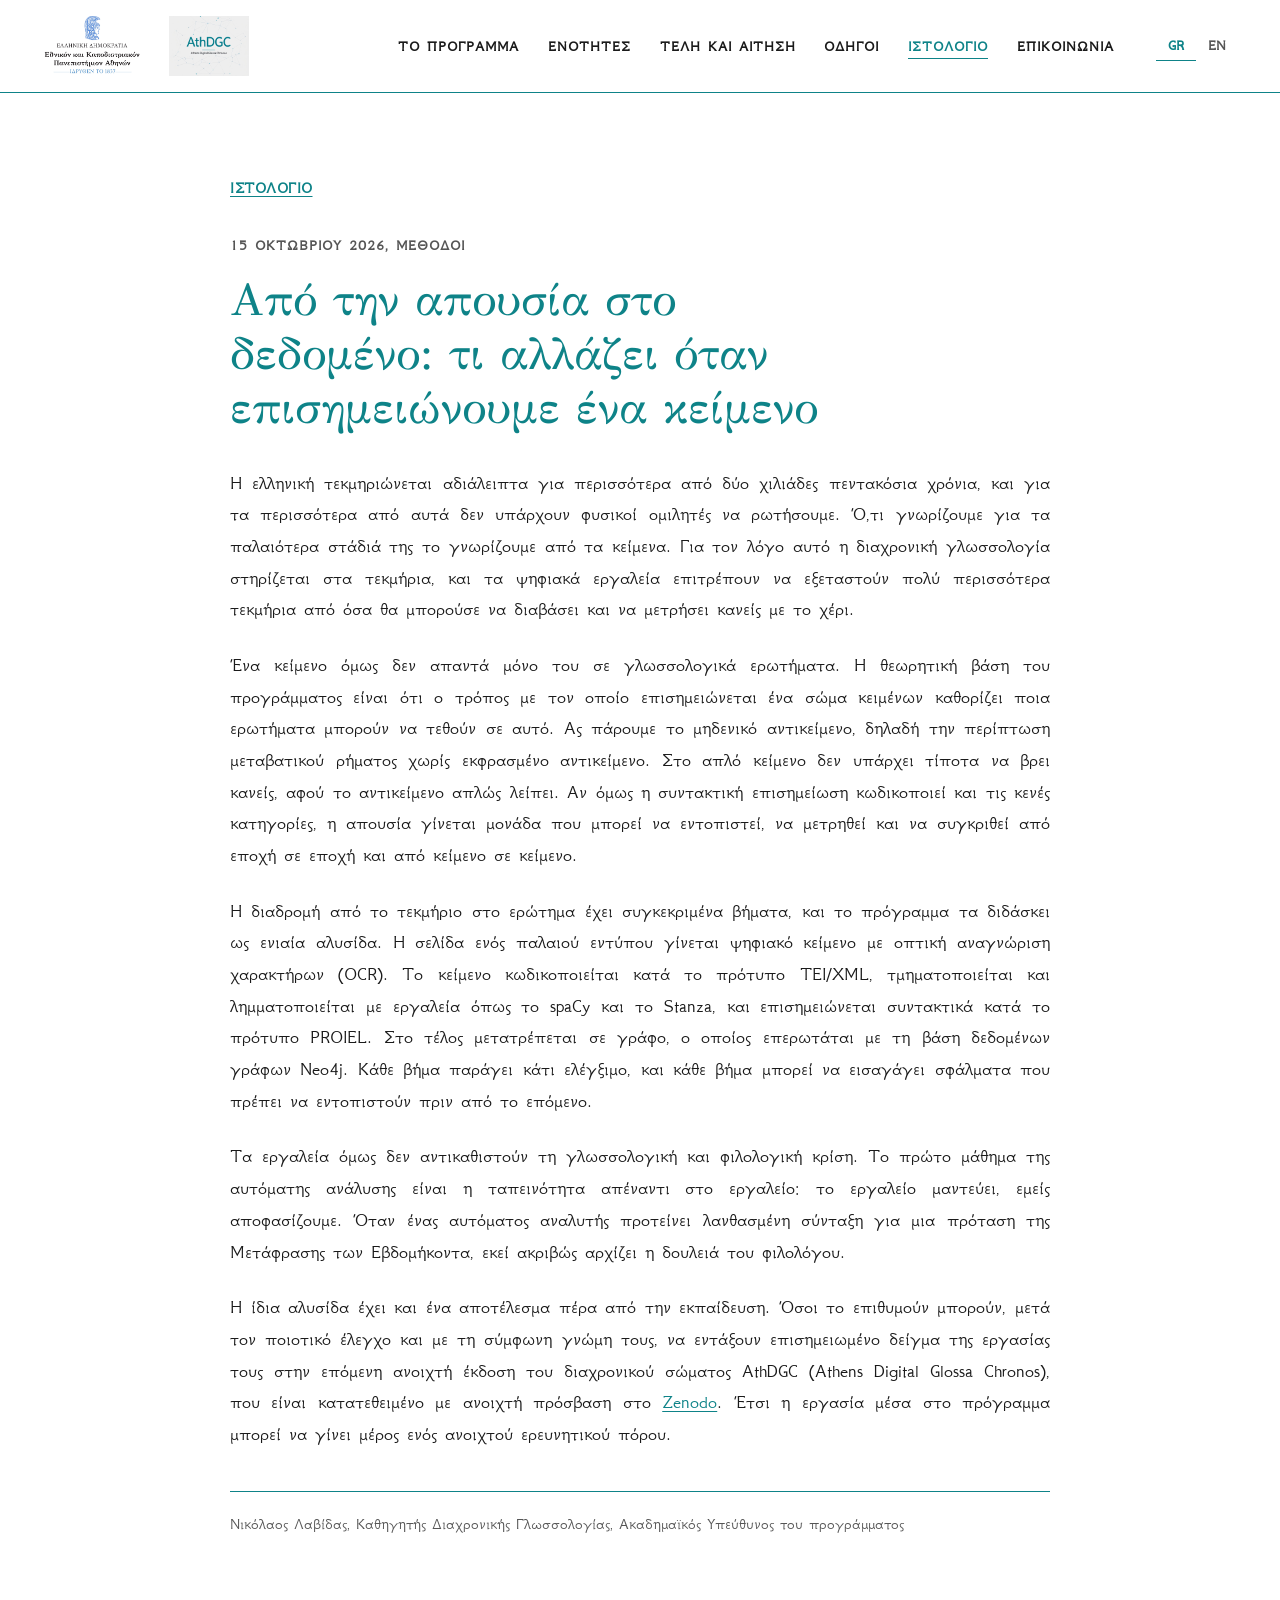
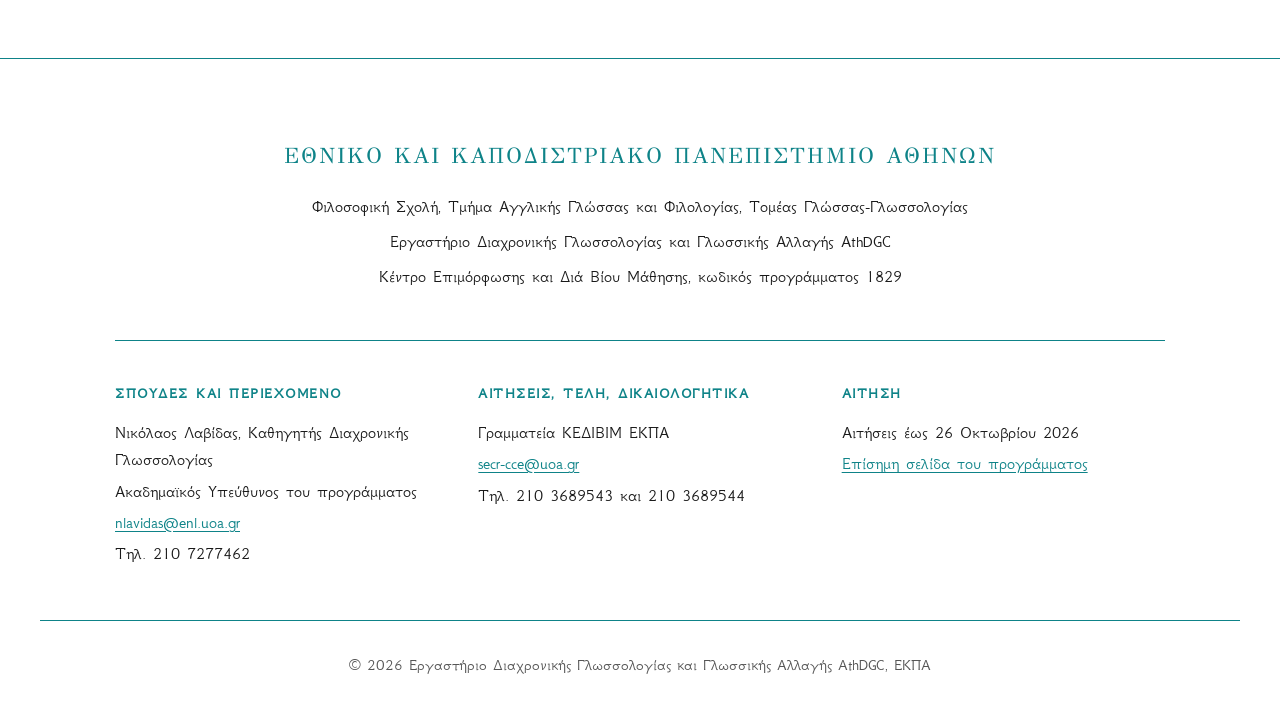
<file: blog/apo-tin-apousia-sto-dedomeno.html>
<!DOCTYPE html>
<html lang="el">
<head>
    <meta charset="UTF-8">
    <meta name="viewport" content="width=device-width, initial-scale=1.0">
    <title>Από την απουσία στο δεδομένο: τι αλλάζει όταν επισημειώνουμε ένα κείμενο | Ψηφιακή Διαχρονία</title>
    <meta name="description" content="Γιατί ο τρόπος που επισημειώνεται ένα σώμα κειμένων καθορίζει ποια ερωτήματα μπορούμε να θέσουμε, και πώς φτάνει κανείς από τη σελίδα ενός παλαιού εντύπου σε μετρήσιμα δεδομένα.">
    <link rel="canonical" href="https://athdgc.github.io/Digital-Diachrony/blog/apo-tin-apousia-sto-dedomeno.html">
    <link rel="preconnect" href="https://fonts.googleapis.com">
    <link rel="preconnect" href="https://fonts.gstatic.com" crossorigin>
    <link href="https://fonts.googleapis.com/css2?family=GFS+Didot&family=GFS+Neohellenic:ital,wght@0,400;0,700;1,400&display=swap" rel="stylesheet">
    <link rel="stylesheet" href="../assets/css/site.css">
    <link rel="icon" type="image/jpeg" href="../assets/logos/athdgc-favicon.jpg">
    <link rel="alternate" type="application/atom+xml" title="Ψηφιακή Διαχρονία, ιστολόγιο" href="https://athdgc.github.io/Digital-Diachrony/blog/feed.xml">
    <meta property="og:type" content="website">
    <meta property="og:site_name" content="Ψηφιακή Διαχρονία">
    <meta property="og:locale" content="el_GR">
    <meta property="og:url" content="https://athdgc.github.io/Digital-Diachrony/blog/apo-tin-apousia-sto-dedomeno.html">
    <meta property="og:title" content="Από την απουσία στο δεδομένο: τι αλλάζει όταν επισημειώνουμε ένα κείμενο | Ψηφιακή Διαχρονία">
    <meta property="og:description" content="Γιατί ο τρόπος που επισημειώνεται ένα σώμα κειμένων καθορίζει ποια ερωτήματα μπορούμε να θέσουμε, και πώς φτάνει κανείς από τη σελίδα ενός παλαιού εντύπου σε μετρήσιμα δεδομένα.">
    <meta property="og:image" content="https://athdgc.github.io/Digital-Diachrony/assets/images/social-1829-1200x630.jpg">
    <meta property="og:image:width" content="1200">
    <meta property="og:image:height" content="630">
    <meta name="twitter:card" content="summary_large_image">
    <script type="application/ld+json">
    {"@context": "https://schema.org", "@type": "BlogPosting", "headline": "Από την απουσία στο δεδομένο: τι αλλάζει όταν επισημειώνουμε ένα κείμενο", "description": "Γιατί ο τρόπος που επισημειώνεται ένα σώμα κειμένων καθορίζει ποια ερωτήματα μπορούμε να θέσουμε, και πώς φτάνει κανείς από τη σελίδα ενός παλαιού εντύπου σε μετρήσιμα δεδομένα.", "datePublished": "2026-10-15", "inLanguage": "el", "author": {"@type": "Person", "name": "Νικόλαος Λαβίδας"}, "mainEntityOfPage": "https://athdgc.github.io/Digital-Diachrony/blog/apo-tin-apousia-sto-dedomeno.html", "image": "https://athdgc.github.io/Digital-Diachrony/assets/images/social-1829-1200x630.jpg"}
    </script>
</head>
<body class="lang-gr">
    <a class="skip-link" href="#main"><span class="show-gr">Μετάβαση στο περιεχόμενο</span><span class="show-en">Skip to content</span></a>
    <header class="site-header">
        <div class="container">
            <div class="nav-wrapper">
                <div class="logo-group">
                    <a href="https://www.uoa.gr" target="_blank" rel="noopener"><img src="../assets/logos/EKPA.jpg" alt="Εθνικό και Καποδιστριακό Πανεπιστήμιο Αθηνών"></a>
                    <a href="../"><img src="../assets/logos/athdgc-favicon.jpg" alt="Ψηφιακή Διαχρονία, αρχική σελίδα"></a>
                </div>
                <div class="nav-right">
                    <nav class="main-nav" aria-label="Κύρια πλοήγηση">
                        <ul>
                            <li><a href="../#about"><span class="show-gr">ΤΟ ΠΡΟΓΡΑΜΜΑ</span><span class="show-en">THE PROGRAMME</span></a></li>
                            <li><a href="../#modules"><span class="show-gr">ΕΝΟΤΗΤΕΣ</span><span class="show-en">MODULES</span></a></li>
                            <li><a href="../#apply"><span class="show-gr">ΤΕΛΗ ΚΑΙ ΑΙΤΗΣΗ</span><span class="show-en">FEES AND APPLICATION</span></a></li>
                            <li><a href="../guides/"><span class="show-gr">ΟΔΗΓΟΙ</span><span class="show-en">GUIDES</span></a></li>
                            <li><a href="../blog/" aria-current="page"><span class="show-gr">ΙΣΤΟΛΟΓΙΟ</span><span class="show-en">BLOG</span></a></li>
                            <li><a href="#contact"><span class="show-gr">ΕΠΙΚΟΙΝΩΝΙΑ</span><span class="show-en">CONTACT</span></a></li>
                        </ul>
                    </nav>
                    <div class="lang-switch" role="group" aria-label="Γλώσσα / Language">
                        <button type="button" class="lang-btn" data-lang="gr" aria-pressed="true">GR</button>
                        <button type="button" class="lang-btn" data-lang="en" aria-pressed="false">EN</button>
                    </div>
                </div>
            </div>
        </div>
    </header>
    <main id="main">
    <article class="article">
        <div class="container narrow">
            <a class="back" href="./"><span class="show-gr">ΙΣΤΟΛΟΓΙΟ</span><span class="show-en">BLOG</span></a>
            <p class="meta"><time datetime="2026-10-15">15 ΟΚΤΩΒΡΙΟΥ 2026</time>, ΜΕΘΟΔΟΙ</p>
            <h1>Από την απουσία στο δεδομένο: τι αλλάζει όταν επισημειώνουμε ένα κείμενο</h1>
            <p class="show-en note" style="margin-bottom:2rem;">This post is in Greek, the language of the programme.</p>
            <p>Η ελληνική τεκμηριώνεται αδιάλειπτα για περισσότερα από δύο χιλιάδες πεντακόσια χρόνια, και για τα περισσότερα από αυτά δεν υπάρχουν φυσικοί ομιλητές να ρωτήσουμε. Ό,τι γνωρίζουμε για τα παλαιότερα στάδιά της το γνωρίζουμε από τα κείμενα. Για τον λόγο αυτό η διαχρονική γλωσσολογία στηρίζεται στα τεκμήρια, και τα ψηφιακά εργαλεία επιτρέπουν να εξεταστούν πολύ περισσότερα τεκμήρια από όσα θα μπορούσε να διαβάσει και να μετρήσει κανείς με το χέρι.</p>
            <p>Ένα κείμενο όμως δεν απαντά μόνο του σε γλωσσολογικά ερωτήματα. Η θεωρητική βάση του προγράμματος είναι ότι ο τρόπος με τον οποίο επισημειώνεται ένα σώμα κειμένων καθορίζει ποια ερωτήματα μπορούν να τεθούν σε αυτό. Ας πάρουμε το μηδενικό αντικείμενο, δηλαδή την περίπτωση μεταβατικού ρήματος χωρίς εκφρασμένο αντικείμενο. Στο απλό κείμενο δεν υπάρχει τίποτα να βρει κανείς, αφού το αντικείμενο απλώς λείπει. Αν όμως η συντακτική επισημείωση κωδικοποιεί και τις κενές κατηγορίες, η απουσία γίνεται μονάδα που μπορεί να εντοπιστεί, να μετρηθεί και να συγκριθεί από εποχή σε εποχή και από κείμενο σε κείμενο.</p>
            <p>Η διαδρομή από το τεκμήριο στο ερώτημα έχει συγκεκριμένα βήματα, και το πρόγραμμα τα διδάσκει ως ενιαία αλυσίδα. Η σελίδα ενός παλαιού εντύπου γίνεται ψηφιακό κείμενο με οπτική αναγνώριση χαρακτήρων (OCR). Το κείμενο κωδικοποιείται κατά το πρότυπο TEI/XML, τμηματοποιείται και λημματοποιείται με εργαλεία όπως το spaCy και το Stanza, και επισημειώνεται συντακτικά κατά το πρότυπο PROIEL. Στο τέλος μετατρέπεται σε γράφο, ο οποίος επερωτάται με τη βάση δεδομένων γράφων Neo4j. Κάθε βήμα παράγει κάτι ελέγξιμο, και κάθε βήμα μπορεί να εισαγάγει σφάλματα που πρέπει να εντοπιστούν πριν από το επόμενο.</p>
            <p>Τα εργαλεία όμως δεν αντικαθιστούν τη γλωσσολογική και φιλολογική κρίση. Το πρώτο μάθημα της αυτόματης ανάλυσης είναι η ταπεινότητα απέναντι στο εργαλείο: το εργαλείο μαντεύει, εμείς αποφασίζουμε. Όταν ένας αυτόματος αναλυτής προτείνει λανθασμένη σύνταξη για μια πρόταση της Μετάφρασης των Εβδομήκοντα, εκεί ακριβώς αρχίζει η δουλειά του φιλολόγου.</p>
            <p>Η ίδια αλυσίδα έχει και ένα αποτέλεσμα πέρα από την εκπαίδευση. Όσοι το επιθυμούν μπορούν, μετά τον ποιοτικό έλεγχο και με τη σύμφωνη γνώμη τους, να εντάξουν επισημειωμένο δείγμα της εργασίας τους στην επόμενη ανοιχτή έκδοση του διαχρονικού σώματος AthDGC (Athens Digital Glossa Chronos), που είναι κατατεθειμένο με ανοιχτή πρόσβαση στο <a href="https://doi.org/10.5281/zenodo.20439182" target="_blank" rel="noopener">Zenodo</a>. Έτσι η εργασία μέσα στο πρόγραμμα μπορεί να γίνει μέρος ενός ανοιχτού ερευνητικού πόρου.</p>
            <p class="byline">Νικόλαος Λαβίδας, Καθηγητής Διαχρονικής Γλωσσολογίας, Ακαδημαϊκός Υπεύθυνος του προγράμματος</p>
        </div>
    </article>
    </main>
    <footer id="contact" class="site-footer">
        <div class="container">
            <div class="footer-info">
                <h2><span class="show-gr">ΕΘΝΙΚΟ ΚΑΙ ΚΑΠΟΔΙΣΤΡΙΑΚΟ ΠΑΝΕΠΙΣΤΗΜΙΟ ΑΘΗΝΩΝ</span><span class="show-en">NATIONAL AND KAPODISTRIAN UNIVERSITY OF ATHENS</span></h2>
                <p class="show-gr">Φιλοσοφική Σχολή, Τμήμα Αγγλικής Γλώσσας και Φιλολογίας, Τομέας Γλώσσας-Γλωσσολογίας</p>
                <p class="show-gr">Εργαστήριο Διαχρονικής Γλωσσολογίας και Γλωσσικής Αλλαγής AthDGC</p>
                <p class="show-gr">Κέντρο Επιμόρφωσης και Διά Βίου Μάθησης, κωδικός προγράμματος 1829</p>
                <p class="show-en">Faculty of Philosophy, Department of English Language and Literature, Division of Language-Linguistics</p>
                <p class="show-en">AthDGC Laboratory for Diachronic Linguistics and Language Change</p>
                <p class="show-en">Center for Continuing Education and Lifelong Learning, programme code 1829</p>
                <div class="footer-contacts">
                    <div>
                        <h3><span class="show-gr">ΣΠΟΥΔΕΣ ΚΑΙ ΠΕΡΙΕΧΟΜΕΝΟ</span><span class="show-en">STUDIES AND CONTENT</span></h3>
                        <p><span class="show-gr">Νικόλαος Λαβίδας, Καθηγητής Διαχρονικής Γλωσσολογίας</span><span class="show-en">Nikolaos Lavidas, Professor of Diachronic Linguistics</span></p>
                        <p><span class="show-gr">Ακαδημαϊκός Υπεύθυνος του προγράμματος</span><span class="show-en">Academic Head of the programme</span></p>
                        <p><a href="mailto:nlavidas@enl.uoa.gr">nlavidas@enl.uoa.gr</a></p>
                        <p><span class="show-gr">Τηλ. 210 7277462</span><span class="show-en">Tel. +30 210 7277462</span></p>
                    </div>
                    <div>
                        <h3><span class="show-gr">ΑΙΤΗΣΕΙΣ, ΤΕΛΗ, ΔΙΚΑΙΟΛΟΓΗΤΙΚΑ</span><span class="show-en">APPLICATIONS, FEES, DOCUMENTS</span></h3>
                        <p><span class="show-gr">Γραμματεία ΚΕΔΙΒΙΜ ΕΚΠΑ</span><span class="show-en">Secretariat of the Center</span></p>
                        <p><a href="mailto:secr-cce@uoa.gr">secr-cce@uoa.gr</a></p>
                        <p><span class="show-gr">Τηλ. 210 3689543 και 210 3689544</span><span class="show-en">Tel. +30 210 3689543 and +30 210 3689544</span></p>
                    </div>
                    <div>
                        <h3><span class="show-gr">ΑΙΤΗΣΗ</span><span class="show-en">APPLY</span></h3>
                        <p><span class="show-gr">Αιτήσεις έως 26 Οκτωβρίου 2026</span><span class="show-en">Applications close 26 October 2026</span></p>
                        <p><a href="https://cce.uoa.gr/courses-detailed/ab9bf254-1eb7-47a3-b3f2-ca1bd76e00a8" target="_blank" rel="noopener"><span class="show-gr">Επίσημη σελίδα του προγράμματος</span><span class="show-en">Official programme page</span></a></p>
                    </div>
                </div>
                <div class="copyright">
                    <span class="show-gr">&copy; 2026 Εργαστήριο Διαχρονικής Γλωσσολογίας και Γλωσσικής Αλλαγής AthDGC, ΕΚΠΑ</span>
                    <span class="show-en">&copy; 2026 AthDGC Laboratory for Diachronic Linguistics and Language Change, NKUA</span>
                </div>
            </div>
        </div>
    </footer>
    <script src="../assets/js/lang.js"></script>
</body>
</html>
</file>
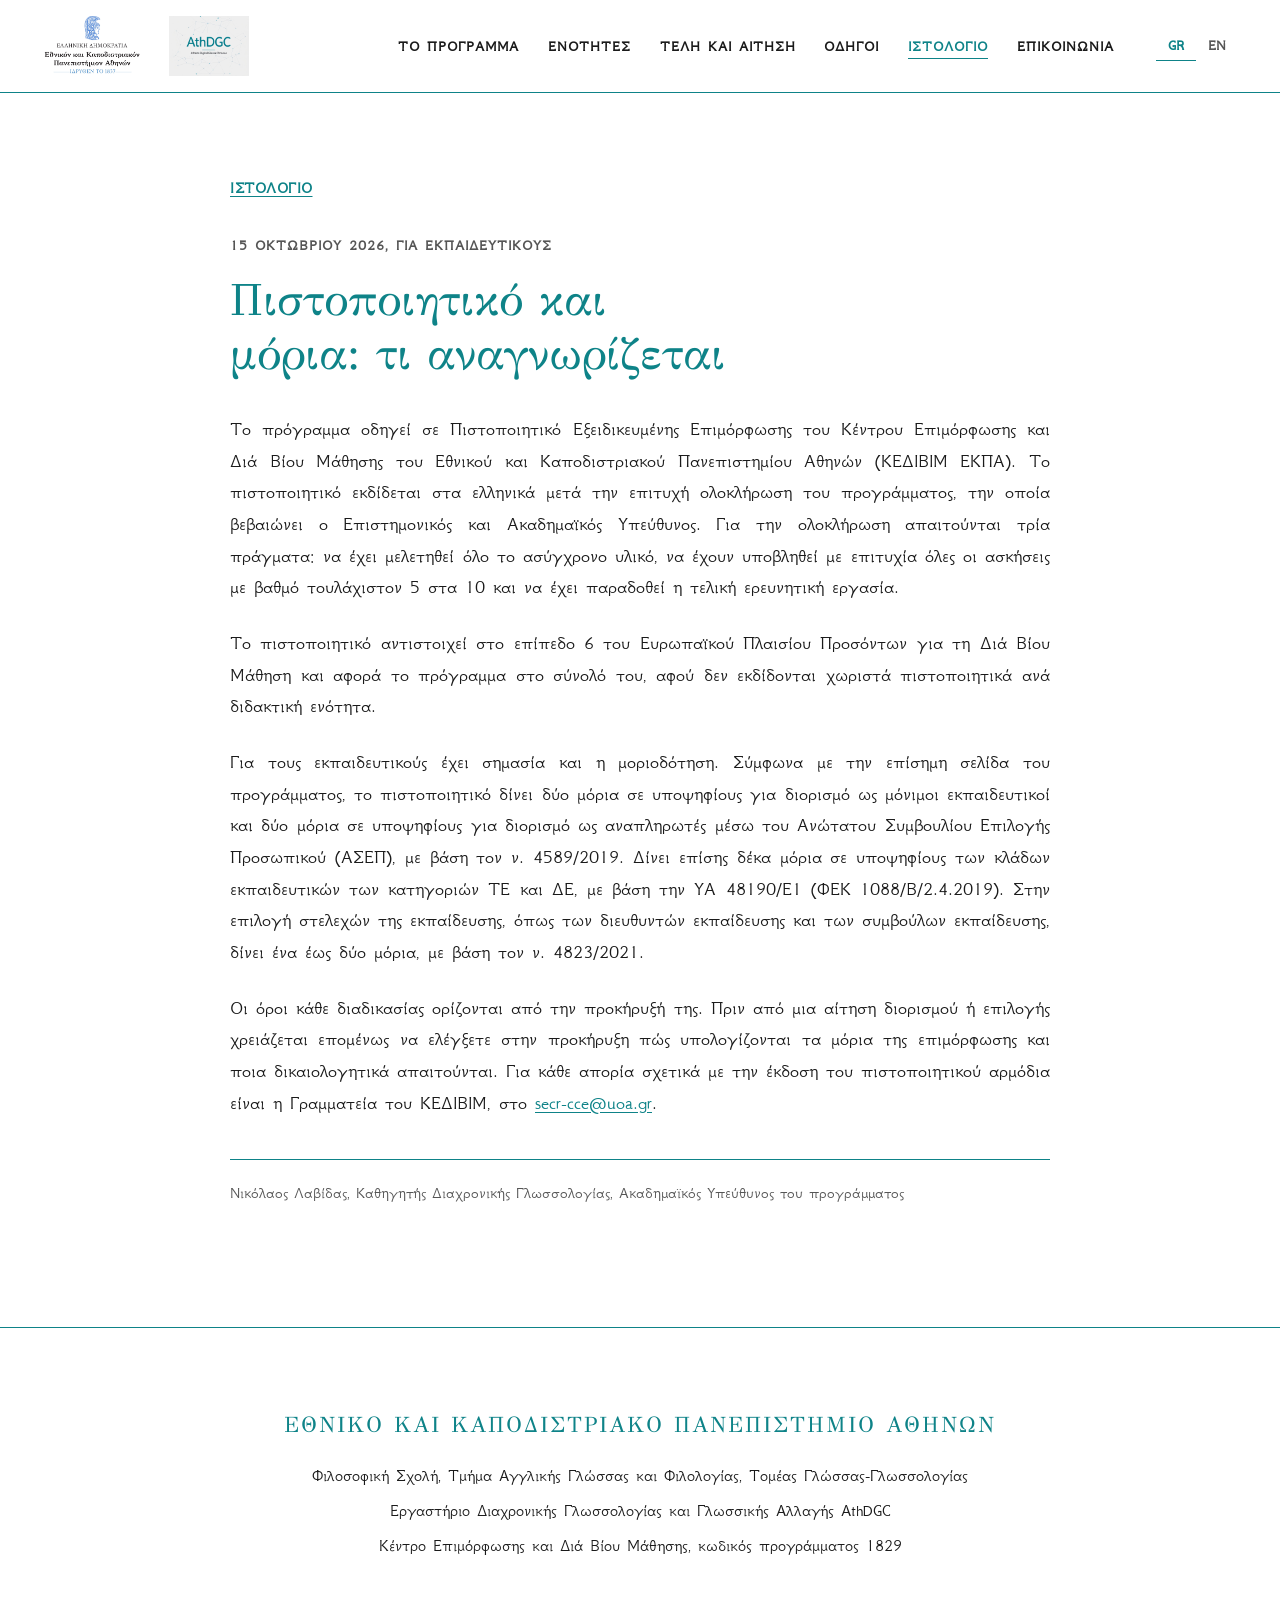
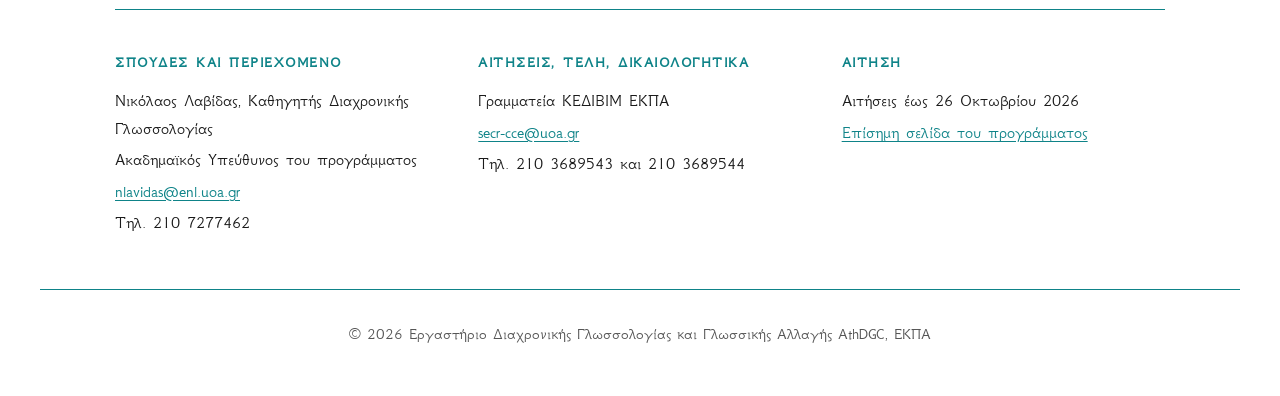
<file: blog/pistopoiitiko-kai-moria.html>
<!DOCTYPE html>
<html lang="el">
<head>
    <meta charset="UTF-8">
    <meta name="viewport" content="width=device-width, initial-scale=1.0">
    <title>Πιστοποιητικό και μόρια: τι αναγνωρίζεται | Ψηφιακή Διαχρονία</title>
    <meta name="description" content="Τι πιστοποιητικό χορηγεί το πρόγραμμα, με ποιες προϋποθέσεις, και ποια μοριοδότηση προβλέπεται για εκπαιδευτικούς και στελέχη της εκπαίδευσης.">
    <link rel="canonical" href="https://athdgc.github.io/Digital-Diachrony/blog/pistopoiitiko-kai-moria.html">
    <link rel="preconnect" href="https://fonts.googleapis.com">
    <link rel="preconnect" href="https://fonts.gstatic.com" crossorigin>
    <link href="https://fonts.googleapis.com/css2?family=GFS+Didot&family=GFS+Neohellenic:ital,wght@0,400;0,700;1,400&display=swap" rel="stylesheet">
    <link rel="stylesheet" href="../assets/css/site.css">
    <link rel="icon" type="image/jpeg" href="../assets/logos/athdgc-favicon.jpg">
    <link rel="alternate" type="application/atom+xml" title="Ψηφιακή Διαχρονία, ιστολόγιο" href="https://athdgc.github.io/Digital-Diachrony/blog/feed.xml">
    <meta property="og:type" content="website">
    <meta property="og:site_name" content="Ψηφιακή Διαχρονία">
    <meta property="og:locale" content="el_GR">
    <meta property="og:url" content="https://athdgc.github.io/Digital-Diachrony/blog/pistopoiitiko-kai-moria.html">
    <meta property="og:title" content="Πιστοποιητικό και μόρια: τι αναγνωρίζεται | Ψηφιακή Διαχρονία">
    <meta property="og:description" content="Τι πιστοποιητικό χορηγεί το πρόγραμμα, με ποιες προϋποθέσεις, και ποια μοριοδότηση προβλέπεται για εκπαιδευτικούς και στελέχη της εκπαίδευσης.">
    <meta property="og:image" content="https://athdgc.github.io/Digital-Diachrony/assets/images/social-1829-1200x630.jpg">
    <meta property="og:image:width" content="1200">
    <meta property="og:image:height" content="630">
    <meta name="twitter:card" content="summary_large_image">
    <script type="application/ld+json">
    {"@context": "https://schema.org", "@type": "BlogPosting", "headline": "Πιστοποιητικό και μόρια: τι αναγνωρίζεται", "description": "Τι πιστοποιητικό χορηγεί το πρόγραμμα, με ποιες προϋποθέσεις, και ποια μοριοδότηση προβλέπεται για εκπαιδευτικούς και στελέχη της εκπαίδευσης.", "datePublished": "2026-10-15", "inLanguage": "el", "author": {"@type": "Person", "name": "Νικόλαος Λαβίδας"}, "mainEntityOfPage": "https://athdgc.github.io/Digital-Diachrony/blog/pistopoiitiko-kai-moria.html", "image": "https://athdgc.github.io/Digital-Diachrony/assets/images/social-1829-1200x630.jpg"}
    </script>
</head>
<body class="lang-gr">
    <a class="skip-link" href="#main"><span class="show-gr">Μετάβαση στο περιεχόμενο</span><span class="show-en">Skip to content</span></a>
    <header class="site-header">
        <div class="container">
            <div class="nav-wrapper">
                <div class="logo-group">
                    <a href="https://www.uoa.gr" target="_blank" rel="noopener"><img src="../assets/logos/EKPA.jpg" alt="Εθνικό και Καποδιστριακό Πανεπιστήμιο Αθηνών"></a>
                    <a href="../"><img src="../assets/logos/athdgc-favicon.jpg" alt="Ψηφιακή Διαχρονία, αρχική σελίδα"></a>
                </div>
                <div class="nav-right">
                    <nav class="main-nav" aria-label="Κύρια πλοήγηση">
                        <ul>
                            <li><a href="../#about"><span class="show-gr">ΤΟ ΠΡΟΓΡΑΜΜΑ</span><span class="show-en">THE PROGRAMME</span></a></li>
                            <li><a href="../#modules"><span class="show-gr">ΕΝΟΤΗΤΕΣ</span><span class="show-en">MODULES</span></a></li>
                            <li><a href="../#apply"><span class="show-gr">ΤΕΛΗ ΚΑΙ ΑΙΤΗΣΗ</span><span class="show-en">FEES AND APPLICATION</span></a></li>
                            <li><a href="../guides/"><span class="show-gr">ΟΔΗΓΟΙ</span><span class="show-en">GUIDES</span></a></li>
                            <li><a href="../blog/" aria-current="page"><span class="show-gr">ΙΣΤΟΛΟΓΙΟ</span><span class="show-en">BLOG</span></a></li>
                            <li><a href="#contact"><span class="show-gr">ΕΠΙΚΟΙΝΩΝΙΑ</span><span class="show-en">CONTACT</span></a></li>
                        </ul>
                    </nav>
                    <div class="lang-switch" role="group" aria-label="Γλώσσα / Language">
                        <button type="button" class="lang-btn" data-lang="gr" aria-pressed="true">GR</button>
                        <button type="button" class="lang-btn" data-lang="en" aria-pressed="false">EN</button>
                    </div>
                </div>
            </div>
        </div>
    </header>
    <main id="main">
    <article class="article">
        <div class="container narrow">
            <a class="back" href="./"><span class="show-gr">ΙΣΤΟΛΟΓΙΟ</span><span class="show-en">BLOG</span></a>
            <p class="meta"><time datetime="2026-10-15">15 ΟΚΤΩΒΡΙΟΥ 2026</time>, ΓΙΑ ΕΚΠΑΙΔΕΥΤΙΚΟΥΣ</p>
            <h1>Πιστοποιητικό και μόρια: τι αναγνωρίζεται</h1>
            <p class="show-en note" style="margin-bottom:2rem;">This post is in Greek, the language of the programme.</p>
            <p>Το πρόγραμμα οδηγεί σε Πιστοποιητικό Εξειδικευμένης Επιμόρφωσης του Κέντρου Επιμόρφωσης και Διά Βίου Μάθησης του Εθνικού και Καποδιστριακού Πανεπιστημίου Αθηνών (ΚΕΔΙΒΙΜ ΕΚΠΑ). Το πιστοποιητικό εκδίδεται στα ελληνικά μετά την επιτυχή ολοκλήρωση του προγράμματος, την οποία βεβαιώνει ο Επιστημονικός και Ακαδημαϊκός Υπεύθυνος. Για την ολοκλήρωση απαιτούνται τρία πράγματα: να έχει μελετηθεί όλο το ασύγχρονο υλικό, να έχουν υποβληθεί με επιτυχία όλες οι ασκήσεις με βαθμό τουλάχιστον 5 στα 10 και να έχει παραδοθεί η τελική ερευνητική εργασία.</p>
            <p>Το πιστοποιητικό αντιστοιχεί στο επίπεδο 6 του Ευρωπαϊκού Πλαισίου Προσόντων για τη Διά Βίου Μάθηση και αφορά το πρόγραμμα στο σύνολό του, αφού δεν εκδίδονται χωριστά πιστοποιητικά ανά διδακτική ενότητα.</p>
            <p>Για τους εκπαιδευτικούς έχει σημασία και η μοριοδότηση. Σύμφωνα με την επίσημη σελίδα του προγράμματος, το πιστοποιητικό δίνει δύο μόρια σε υποψηφίους για διορισμό ως μόνιμοι εκπαιδευτικοί και δύο μόρια σε υποψηφίους για διορισμό ως αναπληρωτές μέσω του Ανώτατου Συμβουλίου Επιλογής Προσωπικού (ΑΣΕΠ), με βάση τον ν. 4589/2019. Δίνει επίσης δέκα μόρια σε υποψηφίους των κλάδων εκπαιδευτικών των κατηγοριών ΤΕ και ΔΕ, με βάση την ΥΑ 48190/Ε1 (ΦΕΚ 1088/Β/2.4.2019). Στην επιλογή στελεχών της εκπαίδευσης, όπως των διευθυντών εκπαίδευσης και των συμβούλων εκπαίδευσης, δίνει ένα έως δύο μόρια, με βάση τον ν. 4823/2021.</p>
            <p>Οι όροι κάθε διαδικασίας ορίζονται από την προκήρυξή της. Πριν από μια αίτηση διορισμού ή επιλογής χρειάζεται επομένως να ελέγξετε στην προκήρυξη πώς υπολογίζονται τα μόρια της επιμόρφωσης και ποια δικαιολογητικά απαιτούνται. Για κάθε απορία σχετικά με την έκδοση του πιστοποιητικού αρμόδια είναι η Γραμματεία του ΚΕΔΙΒΙΜ, στο <a href="mailto:secr-cce@uoa.gr">secr-cce@uoa.gr</a>.</p>
            <p class="byline">Νικόλαος Λαβίδας, Καθηγητής Διαχρονικής Γλωσσολογίας, Ακαδημαϊκός Υπεύθυνος του προγράμματος</p>
        </div>
    </article>
    </main>
    <footer id="contact" class="site-footer">
        <div class="container">
            <div class="footer-info">
                <h2><span class="show-gr">ΕΘΝΙΚΟ ΚΑΙ ΚΑΠΟΔΙΣΤΡΙΑΚΟ ΠΑΝΕΠΙΣΤΗΜΙΟ ΑΘΗΝΩΝ</span><span class="show-en">NATIONAL AND KAPODISTRIAN UNIVERSITY OF ATHENS</span></h2>
                <p class="show-gr">Φιλοσοφική Σχολή, Τμήμα Αγγλικής Γλώσσας και Φιλολογίας, Τομέας Γλώσσας-Γλωσσολογίας</p>
                <p class="show-gr">Εργαστήριο Διαχρονικής Γλωσσολογίας και Γλωσσικής Αλλαγής AthDGC</p>
                <p class="show-gr">Κέντρο Επιμόρφωσης και Διά Βίου Μάθησης, κωδικός προγράμματος 1829</p>
                <p class="show-en">Faculty of Philosophy, Department of English Language and Literature, Division of Language-Linguistics</p>
                <p class="show-en">AthDGC Laboratory for Diachronic Linguistics and Language Change</p>
                <p class="show-en">Center for Continuing Education and Lifelong Learning, programme code 1829</p>
                <div class="footer-contacts">
                    <div>
                        <h3><span class="show-gr">ΣΠΟΥΔΕΣ ΚΑΙ ΠΕΡΙΕΧΟΜΕΝΟ</span><span class="show-en">STUDIES AND CONTENT</span></h3>
                        <p><span class="show-gr">Νικόλαος Λαβίδας, Καθηγητής Διαχρονικής Γλωσσολογίας</span><span class="show-en">Nikolaos Lavidas, Professor of Diachronic Linguistics</span></p>
                        <p><span class="show-gr">Ακαδημαϊκός Υπεύθυνος του προγράμματος</span><span class="show-en">Academic Head of the programme</span></p>
                        <p><a href="mailto:nlavidas@enl.uoa.gr">nlavidas@enl.uoa.gr</a></p>
                        <p><span class="show-gr">Τηλ. 210 7277462</span><span class="show-en">Tel. +30 210 7277462</span></p>
                    </div>
                    <div>
                        <h3><span class="show-gr">ΑΙΤΗΣΕΙΣ, ΤΕΛΗ, ΔΙΚΑΙΟΛΟΓΗΤΙΚΑ</span><span class="show-en">APPLICATIONS, FEES, DOCUMENTS</span></h3>
                        <p><span class="show-gr">Γραμματεία ΚΕΔΙΒΙΜ ΕΚΠΑ</span><span class="show-en">Secretariat of the Center</span></p>
                        <p><a href="mailto:secr-cce@uoa.gr">secr-cce@uoa.gr</a></p>
                        <p><span class="show-gr">Τηλ. 210 3689543 και 210 3689544</span><span class="show-en">Tel. +30 210 3689543 and +30 210 3689544</span></p>
                    </div>
                    <div>
                        <h3><span class="show-gr">ΑΙΤΗΣΗ</span><span class="show-en">APPLY</span></h3>
                        <p><span class="show-gr">Αιτήσεις έως 26 Οκτωβρίου 2026</span><span class="show-en">Applications close 26 October 2026</span></p>
                        <p><a href="https://cce.uoa.gr/courses-detailed/ab9bf254-1eb7-47a3-b3f2-ca1bd76e00a8" target="_blank" rel="noopener"><span class="show-gr">Επίσημη σελίδα του προγράμματος</span><span class="show-en">Official programme page</span></a></p>
                    </div>
                </div>
                <div class="copyright">
                    <span class="show-gr">&copy; 2026 Εργαστήριο Διαχρονικής Γλωσσολογίας και Γλωσσικής Αλλαγής AthDGC, ΕΚΠΑ</span>
                    <span class="show-en">&copy; 2026 AthDGC Laboratory for Diachronic Linguistics and Language Change, NKUA</span>
                </div>
            </div>
        </div>
    </footer>
    <script src="../assets/js/lang.js"></script>
</body>
</html>
</file>
<file: assets/css/site.css>
/* Digital Diachrony, KEDIVIM NKUA programme 1829: shared site styles */
/* House identity: white page, near-black text, turquoise structure (rules, headings, links), GFS Didot titles over GFS Neohellenic text, horizontal rules only */

:root {
    --accent: #0E8388;
    --ink: #1A1A1A;
    --ink-soft: #1A1A1A;
    --ink-muted: #555555;
    --page: #FFFFFF;
    --rule: #0E8388;
    --hair: #CFE3E4;
    --font-body: 'GFS Neohellenic', 'Gentium Plus', Georgia, serif;
    --font-display: 'GFS Didot', 'Gentium Plus', Georgia, serif;
    /* names kept from the earlier palette so inline references keep working */
    --deep-navy: var(--accent);
    --gold-accent: var(--accent);
    --gold-text: var(--accent);
    --pure-white: var(--page);
}

html { scroll-behavior: smooth; }

body {
    font-family: var(--font-body);
    font-size: 1.12rem;
    margin: 0;
    color: var(--ink);
    line-height: 1.65;
    background-color: var(--page);
}

body.lang-gr .show-en { display: none !important; }
body.lang-en .show-gr { display: none !important; }

h1, h2, h3, h4 {
    font-family: var(--font-display);
    font-weight: 400;
    color: var(--accent);
    margin-top: 0;
    text-wrap: balance;
}

a { color: var(--accent); text-underline-offset: 3px; }

.container {
    max-width: 1200px;
    margin: 0 auto;
    padding: 0 2rem;
}

.narrow { max-width: 820px; }

.skip-link {
    position: absolute;
    left: -9999px;
    top: 0;
}
.skip-link:focus {
    left: 1rem;
    top: 1rem;
    background: var(--page);
    color: var(--accent);
    padding: 0.6rem 1rem;
    z-index: 2000;
}

:focus-visible { outline: 2px solid var(--accent); outline-offset: 3px; }

/* --- HEADER --- */
header.site-header {
    background: var(--page);
    border-bottom: 1px solid var(--rule);
    padding: 1rem 0;
    position: sticky;
    top: 0;
    z-index: 1000;
}

.nav-wrapper {
    display: flex;
    justify-content: space-between;
    align-items: center;
    gap: 1.5rem;
}

.logo-group { display: flex; align-items: center; gap: 1.5rem; }
.logo-group img { height: 60px; width: auto; display: block; }

.nav-right { display: flex; align-items: center; gap: 2.5rem; }

nav.main-nav ul { display: flex; flex-wrap: wrap; list-style: none; gap: 1.8rem; margin: 0; padding: 0; }
nav.main-nav a {
    text-decoration: none;
    color: var(--ink);
    font-weight: 700;
    font-size: 0.95rem;
    letter-spacing: 1px;
    position: relative;
}
nav.main-nav a::after {
    content: '';
    position: absolute;
    width: 0;
    height: 1px;
    bottom: -4px;
    left: 0;
    background: var(--accent);
    transition: width 0.3s;
}
nav.main-nav a:hover, nav.main-nav a[aria-current="page"] { color: var(--accent); }
nav.main-nav a:hover::after,
nav.main-nav a[aria-current="page"]::after { width: 100%; }

.lang-switch {
    display: flex;
    padding: 2px;
}
.lang-btn {
    background: transparent;
    border: none;
    border-bottom: 1px solid transparent;
    padding: 6px 12px;
    cursor: pointer;
    font-family: var(--font-body);
    font-weight: 700;
    font-size: 0.95rem;
    color: var(--ink-muted);
}
.lang-btn[aria-pressed="true"] { color: var(--accent); border-bottom-color: var(--accent); }

/* --- HERO --- */
.hero {
    position: relative;
    background: var(--page);
    padding: 7rem 0 6rem;
    text-align: center;
    border-bottom: 1px solid var(--rule);
}
.hero-content { position: relative; max-width: 980px; margin: 0 auto; }

.hero-kicker {
    color: var(--ink-muted);
    font-family: var(--font-body);
    font-size: 1rem;
    letter-spacing: 3px;
    margin: 0 0 1.6rem 0;
    font-weight: 700;
}
.hero-brand {
    font-family: var(--font-display);
    font-weight: 400;
    font-size: 4rem;
    line-height: 1.15;
    color: var(--accent);
    margin: 0 0 1.4rem 0;
}
.hero-title {
    font-family: var(--font-display);
    font-weight: 400;
    font-size: 1.9rem;
    color: var(--ink);
    margin: 0 auto 1.2rem;
    max-width: 820px;
    line-height: 1.35;
}
.hero-subtitle {
    font-size: 1.2rem;
    color: var(--ink-muted);
    margin: 0 auto 3rem;
    font-weight: 400;
    max-width: 760px;
}
.hero-actions { display: flex; justify-content: center; gap: 1rem 2.5rem; flex-wrap: wrap; }

.btn-cta {
    background: transparent;
    color: var(--accent);
    padding: 0.3rem 0;
    text-decoration: underline;
    text-decoration-thickness: 1px;
    text-underline-offset: 6px;
    font-weight: 700;
    display: inline-block;
    letter-spacing: 2px;
    font-size: 1.05rem;
    border: none;
    transition: color 0.3s;
}
.btn-cta:hover, .btn-cta:focus-visible { color: var(--ink); }
.btn-cta.solid { color: var(--accent); text-decoration-thickness: 2px; }
.btn-cta.solid:hover { color: var(--ink); }

.hero-dates {
    margin-top: 2.2rem;
    font-size: 1.02rem;
    letter-spacing: 0.5px;
    color: var(--ink-muted);
}
.hero-dates .d + .d { margin-left: 2rem; }
.hero-dates strong { color: var(--ink); }

/* --- STATS --- */
.stats { background: var(--page); padding: 4.5rem 0; border-bottom: 1px solid var(--rule); }
.stats-grid { display: grid; grid-template-columns: repeat(4, 1fr); gap: 2rem; }
.stat-item { text-align: center; }
.stat-item .num {
    font-family: var(--font-display);
    font-size: 3.4rem;
    line-height: 1.1;
    margin: 0;
    color: var(--accent);
}
.stat-item .label {
    font-size: 0.95rem;
    letter-spacing: 1.5px;
    color: var(--ink-muted);
    font-weight: 700;
    margin-top: 0.8rem;
}

/* --- SECTIONS --- */
.section { padding: 6rem 0; background: var(--page); }
.section + .section, .section.alt { border-top: 1px solid var(--rule); }
.section-header { margin-bottom: 3rem; }
.section-header h2 { font-size: 2.7rem; margin-bottom: 1rem; }
.section-header .line { width: 90px; height: 1px; background: var(--accent); }
.section-lead { font-size: 1.2rem; color: var(--ink); max-width: 820px; }

.prose p { font-size: 1.18rem; margin: 0 0 1.5rem 0; color: var(--ink); text-align: justify; hyphens: auto; }
.prose p:last-child { margin-bottom: 0; }

.about-content {
    display: grid;
    grid-template-columns: 1.25fr 0.75fr;
    gap: 5rem;
    align-items: start;
}
.about-content > * { min-width: 0; }

.audience {
    margin-top: 3rem;
    padding-top: 1.4rem;
    border-top: 1px solid var(--rule);
}
.audience h3 {
    font-family: var(--font-body);
    font-size: 0.95rem;
    letter-spacing: 2px;
    font-weight: 700;
    color: var(--accent);
    margin-bottom: 0.8rem;
}
.audience p { margin: 0; }

.grid-images { display: grid; grid-template-columns: repeat(2, 1fr); gap: 16px; }
.grid-images img {
    width: 100%;
    height: 240px;
    object-fit: cover;
    filter: grayscale(100%) contrast(1.05);
    transition: filter 0.5s;
}
.grid-images img:hover { filter: grayscale(0%); }

/* --- MODULES --- */
.bg-dark { background: var(--page); color: var(--ink); border-top: 1px solid var(--rule); }
.bg-dark h2, .bg-dark h3 { color: var(--accent); }
.bg-dark .section-lead { color: var(--ink); }

.module-list { list-style: none; margin: 0; padding: 0; border-top: 1px solid var(--rule); }
.module {
    display: grid;
    grid-template-columns: 7rem 1fr;
    gap: 2.5rem;
    padding: 2.6rem 0;
    border-bottom: 1px solid var(--hair);
}
.module:last-child { border-bottom: 1px solid var(--rule); }
.module > * { min-width: 0; }
.module-num {
    font-family: var(--font-display);
    font-size: 3.2rem;
    line-height: 1;
    color: var(--accent);
}
.module-meta {
    font-size: 0.92rem;
    letter-spacing: 1.5px;
    color: var(--ink-muted);
    font-weight: 700;
    margin-bottom: 0.6rem;
}
.module-meta .m + .m { margin-left: 1.5rem; }
.module h3 { color: var(--accent); font-size: 1.75rem; margin-bottom: 0.9rem; }
.module p { color: var(--ink); font-size: 1.12rem; margin: 0 0 1.2rem 0; }
.subunits-label { font-size: 0.92rem; letter-spacing: 1.5px; color: var(--ink-muted); font-weight: 700; margin-bottom: 0.4rem; }
.subunits { list-style: none; margin: 0; padding: 0; columns: 2; column-gap: 2.5rem; }
.subunits li { color: var(--ink); font-size: 1.04rem; padding: 0.25rem 0; break-inside: avoid; }

/* --- TABLES (horizontal rules only) --- */
.rule-table { width: 100%; border-collapse: collapse; font-size: 1.08rem; margin: 0 0 1.5rem 0; }
.rule-table caption { text-align: left; font-family: var(--font-display); font-size: 1.35rem; color: var(--accent); padding-bottom: 0.8rem; }
.rule-table thead tr { border-top: 1px solid var(--rule); border-bottom: 1px solid var(--rule); }
.rule-table tbody tr:last-child { border-bottom: 1px solid var(--rule); }
.rule-table th { text-align: left; font-size: 0.95rem; letter-spacing: 1px; color: var(--ink-muted); padding: 0.75rem 1rem 0.75rem 0; font-weight: 700; }
.rule-table td { padding: 0.7rem 1rem 0.7rem 0; color: var(--ink); vertical-align: top; }
.rule-table .num { text-align: right; white-space: nowrap; font-variant-numeric: tabular-nums; }
.table-wrap { overflow-x: auto; }

.two-col { display: grid; grid-template-columns: 1fr 1fr; gap: 4rem; align-items: start; }
.two-col > * { min-width: 0; }

/* --- CERTIFICATION --- */
.cert-facts { list-style: none; margin: 0 0 3rem 0; padding: 0; display: grid; grid-template-columns: repeat(2, 1fr); gap: 2.5rem; max-width: 820px; }
.cert-facts li { border-top: 1px solid var(--rule); padding-top: 1.1rem; }
.cert-facts .big { font-family: var(--font-display); font-size: 1.6rem; color: var(--accent); display: block; line-height: 1.3; }
.cert-facts .small { color: var(--ink-muted); font-size: 1.02rem; display: block; margin-top: 0.4rem; }

.points { list-style: none; margin: 0; padding: 0; border-top: 1px solid var(--rule); }
.points li { padding: 1rem 0; border-bottom: 1px solid var(--hair); color: var(--ink); }
.points li:last-child { border-bottom: 1px solid var(--rule); }
.points strong { color: var(--ink); }

/* --- STEPS --- */
.steps { counter-reset: step; list-style: none; margin: 0; padding: 0; }
.steps li { counter-increment: step; position: relative; padding: 0 0 1.6rem 3.4rem; color: var(--ink); font-size: 1.12rem; }
.steps li::before {
    content: counter(step);
    position: absolute;
    left: 0;
    top: -0.2rem;
    font-family: var(--font-display);
    font-size: 2rem;
    line-height: 1;
    color: var(--accent);
}

.note { font-size: 1.02rem; color: var(--ink-muted); }

/* --- FAQ --- */
.faq { border-top: 1px solid var(--rule); }
.faq details { border-bottom: 1px solid var(--hair); padding: 1.2rem 0; }
.faq details:last-child { border-bottom: 1px solid var(--rule); }
.faq summary {
    cursor: pointer;
    font-family: var(--font-display);
    font-size: 1.35rem;
    color: var(--accent);
    list-style: none;
    position: relative;
    padding-right: 2.5rem;
}
.faq summary::-webkit-details-marker { display: none; }
.faq summary::after { content: '+'; position: absolute; right: 0.4rem; top: 0; color: var(--accent); font-family: var(--font-body); }
.faq details[open] summary::after { content: '\2212'; }
.faq details p { margin: 0.9rem 0 0 0; color: var(--ink); font-size: 1.12rem; max-width: 820px; }

/* --- LISTINGS (blog, guides) --- */
.page-head { padding: 5rem 0 3rem; border-bottom: 1px solid var(--rule); }
.page-head h1 { font-size: 3rem; margin-bottom: 0.8rem; }
.page-head p { color: var(--ink); font-size: 1.2rem; max-width: 760px; margin: 0; }

.entry-list { list-style: none; margin: 0; padding: 0; }
.entry { padding: 2.4rem 0; border-bottom: 1px solid var(--hair); }
.entry .meta { font-size: 0.92rem; letter-spacing: 1px; color: var(--ink-muted); font-weight: 700; margin-bottom: 0.4rem; }
.entry h2 { font-size: 1.9rem; margin-bottom: 0.6rem; }
.entry h2 a { text-decoration: none; }
.entry h2 a:hover { text-decoration: underline; }
.entry p { color: var(--ink); margin: 0 0 0.8rem 0; font-size: 1.12rem; }
.more { font-weight: 700; color: var(--accent); text-decoration: underline; letter-spacing: 0.5px; font-size: 1rem; }
.more:hover { color: var(--ink); }

/* --- ARTICLE --- */
.article { padding: 5rem 0 6rem; }
.article .meta { font-size: 0.95rem; letter-spacing: 1px; color: var(--ink-muted); font-weight: 700; margin-bottom: 1rem; }
.article h1 { font-size: 2.8rem; line-height: 1.2; margin-bottom: 2rem; }
.article p { font-size: 1.2rem; color: var(--ink); margin: 0 0 1.5rem 0; text-align: justify; hyphens: auto; }
.article .byline { margin-top: 2.5rem; padding-top: 1.2rem; border-top: 1px solid var(--rule); color: var(--ink-muted); font-size: 1.02rem; text-align: left; }
.article-figure { margin: 0 0 2.5rem 0; }
.article-figure img { width: 100%; height: 320px; object-fit: cover; filter: grayscale(100%) contrast(1.05); display: block; }
.back { display: inline-block; margin-bottom: 2rem; color: var(--accent); font-weight: 700; font-size: 1rem; letter-spacing: 0.5px; }

/* --- FOOTER --- */
footer.site-footer {
    background: var(--page);
    color: var(--ink);
    border-top: 1px solid var(--rule);
    padding: 5rem 0 3rem;
    text-align: center;
}
.footer-logos { display: flex; justify-content: center; gap: 4rem; margin-bottom: 3rem; align-items: center; }
.footer-logos img { height: 90px; display: block; }
.footer-info h2 { color: var(--accent); letter-spacing: 2px; margin-bottom: 1.2rem; font-size: 1.35rem; }
.footer-info p { margin: 0.4rem 0; font-size: 1.08rem; color: var(--ink); }
.footer-contacts { display: grid; grid-template-columns: repeat(3, 1fr); gap: 2.5rem; margin: 3rem auto 0; max-width: 1050px; text-align: left; border-top: 1px solid var(--rule); padding-top: 2.5rem; }
.footer-contacts > * { min-width: 0; }
.footer-contacts h3 { font-family: var(--font-body); font-size: 0.95rem; letter-spacing: 1.5px; color: var(--accent); font-weight: 700; margin-bottom: 0.8rem; }
.footer-contacts p { margin: 0.25rem 0; font-size: 1.04rem; color: var(--ink); overflow-wrap: anywhere; }
.footer-contacts a { color: var(--accent); }
.copyright { margin-top: 3rem; border-top: 1px solid var(--rule); padding-top: 2rem; font-size: 0.98rem; color: var(--ink-muted); }

@media (max-width: 1000px) {
    .nav-wrapper { flex-direction: column; gap: 1rem; }
    .nav-right { flex-direction: column; gap: 1rem; }
    nav.main-nav ul { justify-content: center; gap: 1.1rem 1.5rem; }
}

@media (max-width: 900px) {
    .hero { padding: 4.5rem 0 4rem; }
    .hero-brand { font-size: 2.6rem; }
    .hero-title { font-size: 1.45rem; }
    .hero-dates .d { display: block; }
    .hero-dates .d + .d { margin-left: 0; margin-top: 0.4rem; }
    .stats-grid { grid-template-columns: repeat(2, 1fr); row-gap: 2.5rem; }
    .about-content, .two-col { grid-template-columns: 1fr; gap: 3rem; }
    .module { grid-template-columns: 1fr; gap: 0.8rem; }
    .subunits { columns: 1; }
    .cert-facts { grid-template-columns: 1fr; gap: 1.8rem; }
    .footer-logos { gap: 2rem; }
    .footer-contacts { grid-template-columns: 1fr; text-align: center; }
    .section { padding: 4.5rem 0; }
    .section-header h2 { font-size: 2.1rem; }
    .page-head h1, .article h1 { font-size: 2.2rem; }
    .prose p, .article p { text-align: left; }
}

@media (max-width: 520px) {
    .container { padding: 0 1rem; }
    .logo-group img { height: 48px; }
    .footer-logos img { height: 70px; }
    .stat-item .num { font-size: 2.6rem; }
    .btn-cta { letter-spacing: 1px; }
}

@media (prefers-reduced-motion: reduce) {
    html { scroll-behavior: auto; }
    * { transition: none !important; }
}
</file>
